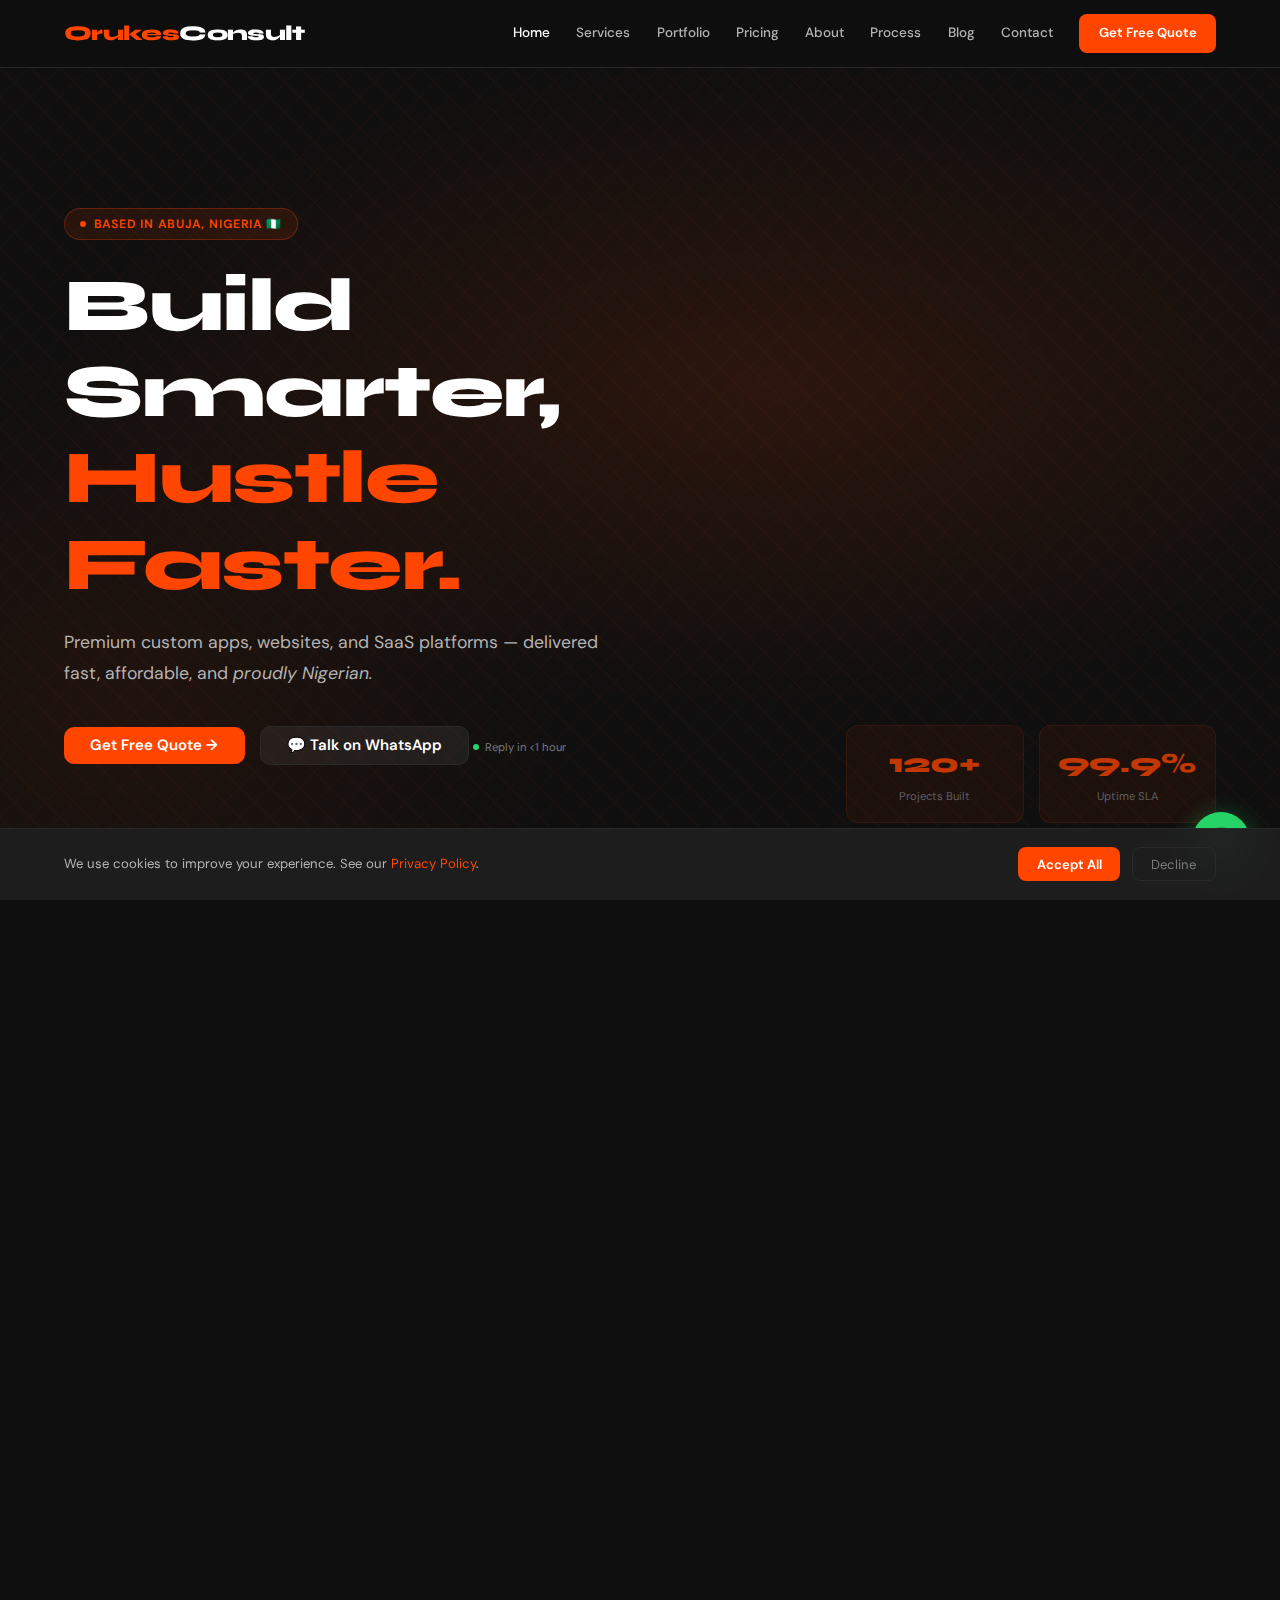
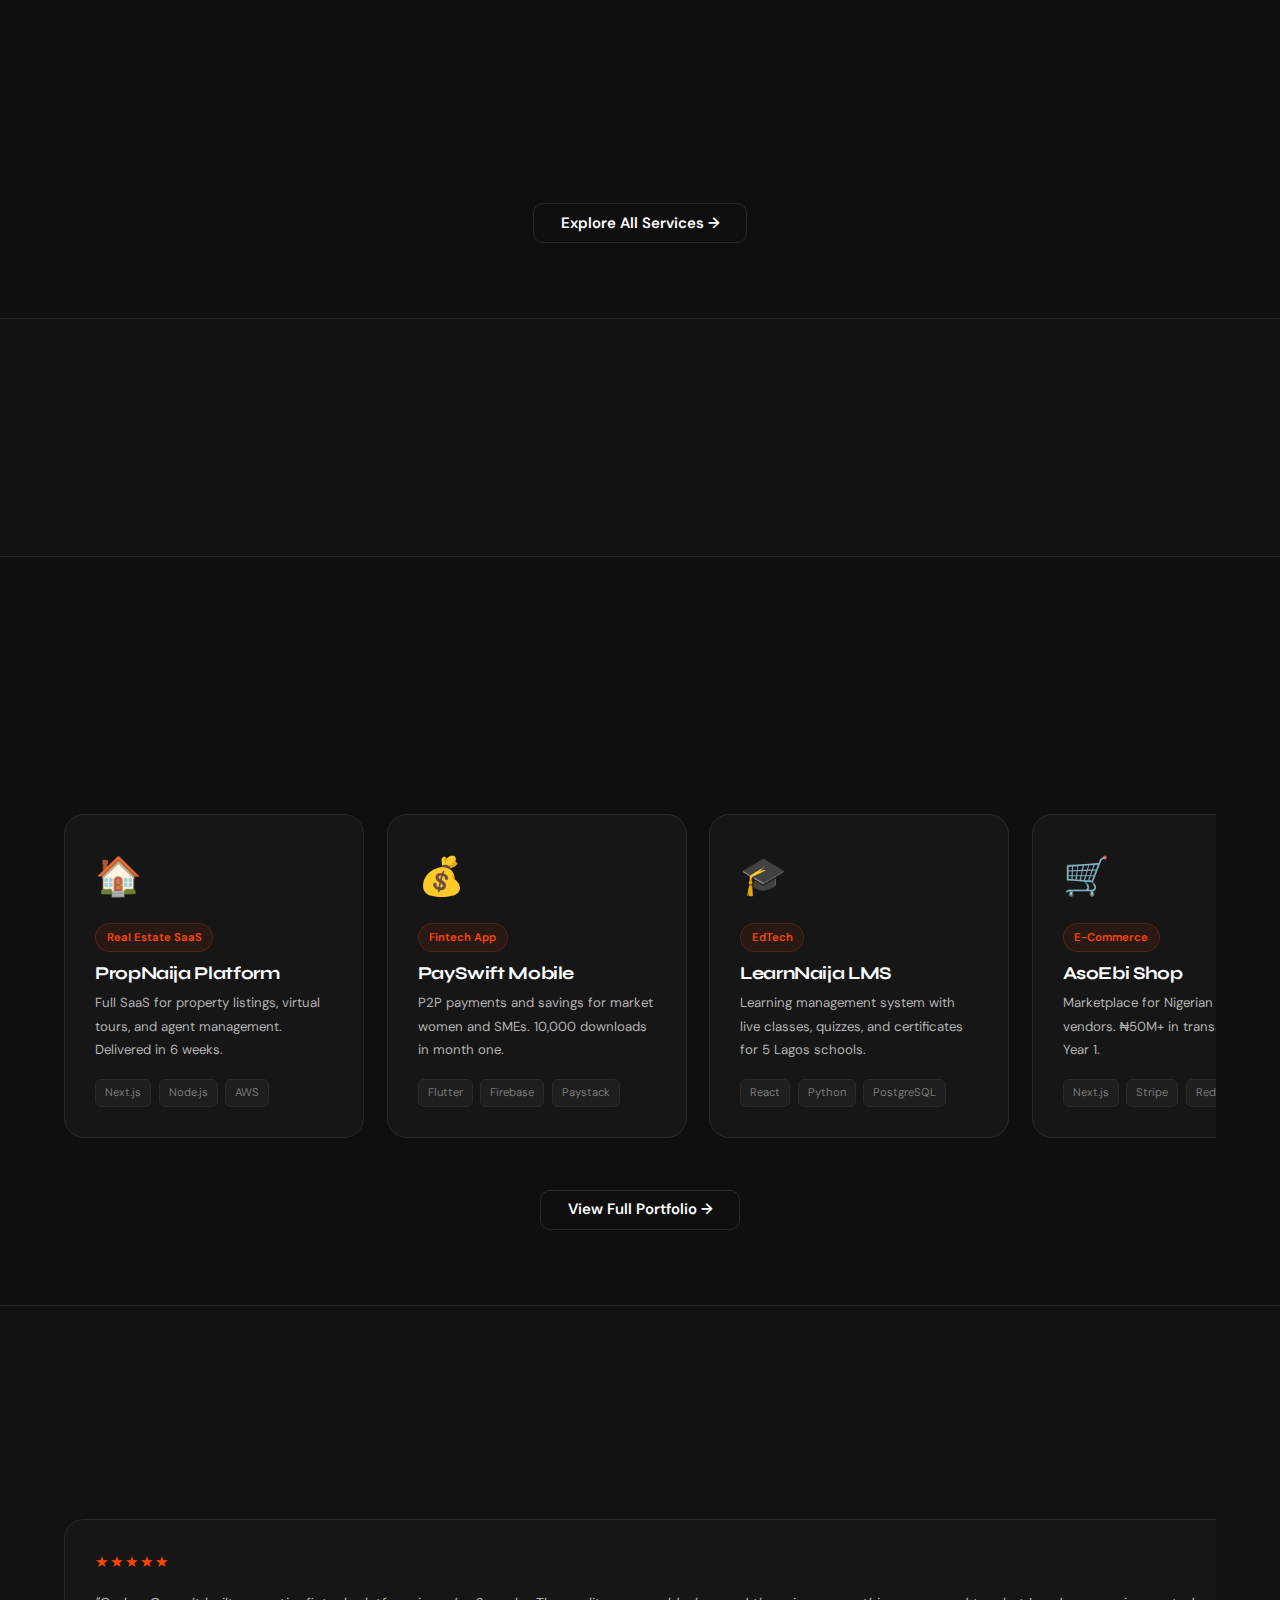
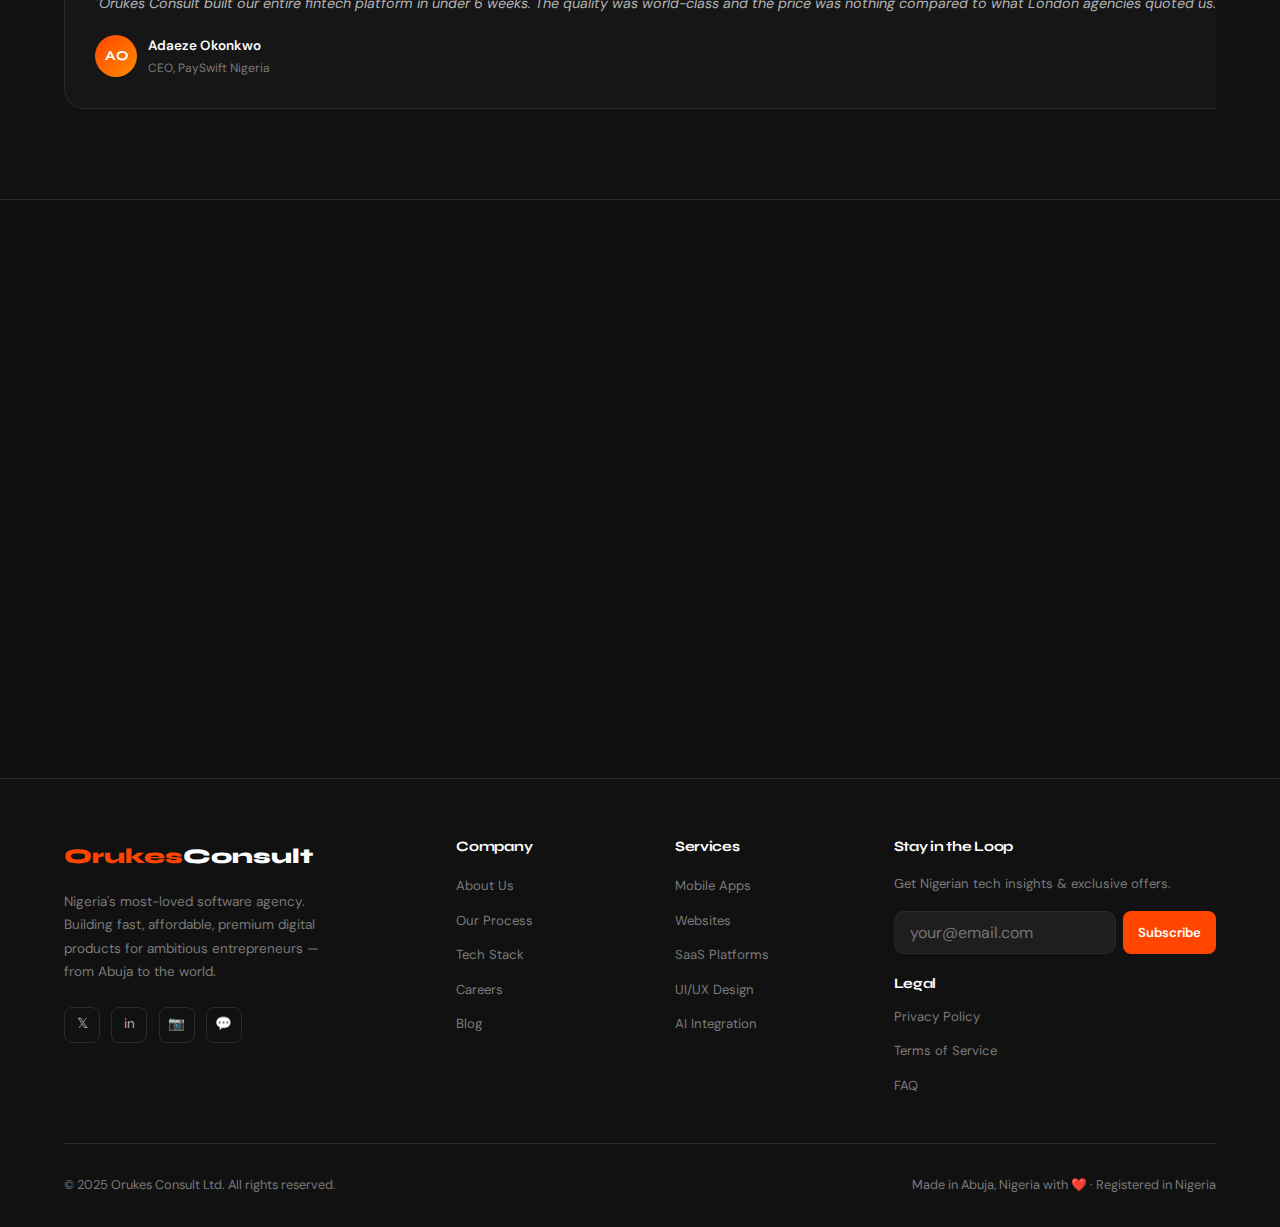
<file: orukes-consult-site/index.html>
<!DOCTYPE html>
<html lang="en">
<head>
<meta charset="UTF-8">
<meta name="viewport" content="width=device-width, initial-scale=1.0">
<title>Orukes Consult – Build Smarter, Hustle Faster | Abuja, Nigeria</title>
<meta name="description" content="Orukes Consult builds fast, affordable, premium custom apps, websites, and SaaS platforms for Nigerian entrepreneurs, startups, and SMEs. Based in Abuja, Nigeria.">
<meta property="og:title" content="Orukes Consult – Build Smarter, Hustle Faster">
<meta property="og:description" content="Premium software development made in Abuja. Custom apps, websites, and SaaS platforms delivered fast and affordable.">
<meta property="og:type" content="website">
<link rel="canonical" href="https://orukesconsult.com/">
<script type="application/ld+json">{"@context":"https://schema.org","@type":"LocalBusiness","name":"Orukes Consult","description":"Premium software development company based in Abuja, Nigeria","address":{"@type":"PostalAddress","addressLocality":"Abuja","addressCountry":"NG"},"telephone":"+234-708-4339-472","url":"https://orukesconsult.com","priceRange":"₦₦"}</script>
<link rel="preconnect" href="https://fonts.googleapis.com">
<link rel="preconnect" href="https://fonts.gstatic.com" crossorigin>
<link href="https://fonts.googleapis.com/css2?family=Syne:wght@400;600;700;800&family=DM+Sans:ital,wght@0,300;0,400;0,500;0,600;1,400&display=swap" rel="stylesheet">
<link rel="stylesheet" href="css/style.css">
</head>
<body>

<!-- NAV -->
<nav>
  <a class="nav-logo" href="index.html">Orukes<span>Consult</span></a>
  <div class="nav-links">
    <a href="index.html">Home</a>
    <a href="services.html">Services</a>
    <a href="portfolio.html">Portfolio</a>
    <a href="pricing.html">Pricing</a>
    <a href="about.html">About</a>
    <a href="process.html">Process</a>
    <a href="blog.html">Blog</a>
    <a href="contact.html">Contact</a>
    <a href="contact.html" class="nav-cta">Get Free Quote</a>
  </div>
  <button class="hamburger" id="hamburger" onclick="toggleMobile()" aria-label="Open menu" aria-expanded="false">
    <span></span><span></span><span></span>
  </button>
</nav>
<div class="mobile-menu" id="mobile-menu">
  <a href="index.html">Home</a>
  <a href="services.html">Services</a>
  <a href="portfolio.html">Portfolio</a>
  <a href="pricing.html">Pricing</a>
  <a href="about.html">About</a>
  <a href="process.html">Our Process</a>
  <a href="techstack.html">Tech Stack</a>
  <a href="blog.html">Blog</a>
  <a href="careers.html">Careers</a>
  <a href="contact.html">Contact</a>
  <a href="faq.html">FAQ</a>
  <a href="contact.html" style="color:var(--orange);font-weight:700">Get Free Quote →</a>
</div>

<!-- HERO -->
<section class="hero">
  <div class="adire-bg" aria-hidden="true"></div>
  <div class="hero-content hero-anim">
    <div class="hero-eyebrow">Based in Abuja, Nigeria 🇳🇬</div>
    <h1>Build Smarter,<br><span>Hustle Faster.</span></h1>
    <p>Premium custom apps, websites, and SaaS platforms — delivered fast, affordable, and <em>proudly Nigerian.</em></p>
    <div class="btn-row">
      <a href="contact.html" class="btn btn-primary">Get Free Quote →</a>
      <div>
        <a href="https://wa.me/2347084339472" target="_blank" rel="noopener noreferrer" class="btn btn-ghost">💬 Talk on WhatsApp</a>
        <div class="wa-badge"><span class="wa-dot" aria-hidden="true"></span> Reply in &lt;1 hour</div>
      </div>
    </div>
  </div>
  <div style="position:absolute;bottom:2.5rem;right:5%;display:grid;grid-template-columns:1fr 1fr;gap:1rem;opacity:.75" aria-hidden="true">
    <div style="background:rgba(255,69,0,.08);border:1px solid rgba(255,69,0,.15);border-radius:12px;padding:1rem 1.25rem;text-align:center">
      <div style="font-family:var(--font-h);font-size:1.8rem;font-weight:800;color:var(--orange)" id="hero-stat1">120+</div>
      <div style="font-size:.75rem;color:var(--grey2)">Projects Built</div>
    </div>
    <div style="background:rgba(255,69,0,.08);border:1px solid rgba(255,69,0,.15);border-radius:12px;padding:1rem 1.25rem;text-align:center">
      <div style="font-family:var(--font-h);font-size:1.8rem;font-weight:800;color:var(--orange)">99.9%</div>
      <div style="font-size:.75rem;color:var(--grey2)">Uptime SLA</div>
    </div>
  </div>
</section>

<!-- SERVICES SNAPSHOT -->
<section>
  <div class="section-head center fade-up">
    <div class="section-label">What We Build</div>
    <h2 class="section-title">Everything Your Business <span>Needs</span></h2>
    <p class="section-sub">From mobile apps to enterprise SaaS — we cover the full digital stack so you don't have to juggle multiple agencies.</p>
  </div>
  <div class="cards-grid">
    <div class="card fade-up">
      <div class="card-icon" aria-hidden="true">📱</div>
      <h4>Mobile Apps</h4>
      <p>iOS, Android &amp; cross-platform apps with Flutter &amp; React Native. Fast, native-feel, App Store ready.</p>
    </div>
    <div class="card fade-up">
      <div class="card-icon" aria-hidden="true">🌐</div>
      <h4>Web Development</h4>
      <p>Lightning-fast websites and web apps built with Next.js, React, and WordPress. SEO-ready from day one.</p>
    </div>
    <div class="card fade-up">
      <div class="card-icon" aria-hidden="true">⚡</div>
      <h4>SaaS Platforms</h4>
      <p>Scalable, multi-tenant SaaS products built for growth. Subscription billing, dashboards, APIs included.</p>
    </div>
    <div class="card fade-up">
      <div class="card-icon" aria-hidden="true">🏢</div>
      <h4>Enterprise Software</h4>
      <p>Custom ERPs, CRMs, and internal tools that automate your operations and unlock real efficiency.</p>
    </div>
    <div class="card fade-up">
      <div class="card-icon" aria-hidden="true">🎨</div>
      <h4>UI/UX &amp; Branding</h4>
      <p>Beautiful, conversion-focused interfaces. Brand identity, design systems, and prototypes that wow.</p>
    </div>
    <div class="card fade-up">
      <div class="card-icon" aria-hidden="true">🤖</div>
      <h4>AI/ML Integrations</h4>
      <p>Chatbots, recommendation engines, intelligent automation. AI features that make your product smarter.</p>
    </div>
    <div class="card fade-up">
      <div class="card-icon" aria-hidden="true">☁️</div>
      <h4>Cloud &amp; DevOps</h4>
      <p>AWS, Azure, Docker, Kubernetes. We set up infrastructure that scales reliably and stays secure.</p>
    </div>
    <div class="card fade-up">
      <div class="card-icon" aria-hidden="true">🛡️</div>
      <h4>Maintenance &amp; Scaling</h4>
      <p>Ongoing support, performance optimisation, and feature releases. We're with you after launch too.</p>
    </div>
  </div>
  <div style="text-align:center;margin-top:3rem">
    <a href="services.html" class="btn btn-outline">Explore All Services →</a>
  </div>
</section>

<!-- STATS -->
<section class="bg-alt" style="padding:3.5rem 5%">
  <div class="stats-row">
    <div class="stat-box fade-up">
      <div class="stat-num" id="stat1">0</div>
      <div class="stat-label">Projects Completed</div>
    </div>
    <div class="stat-box fade-up">
      <div class="stat-num" id="stat2">0</div>
      <div class="stat-label">Happy Clients</div>
    </div>
    <div class="stat-box fade-up">
      <div class="stat-num" id="stat3">0%</div>
      <div class="stat-label">Uptime Guaranteed</div>
    </div>
    <div class="stat-box fade-up">
      <div class="stat-num" id="stat4">0</div>
      <div class="stat-label">Days Avg. Delivery</div>
    </div>
  </div>
</section>

<!-- PORTFOLIO PREVIEW -->
<section>
  <div class="section-head fade-up">
    <div class="section-label">Case Studies</div>
    <h2 class="section-title">Work That <span>Speaks</span></h2>
    <p class="section-sub">Real products, real results, for real Nigerian businesses going places.</p>
  </div>
  <div class="testimonials-track">
    <div class="card" style="min-width:300px">
      <div style="font-size:2.5rem;margin-bottom:1rem">🏠</div>
      <div class="tag" style="margin-bottom:.75rem">Real Estate SaaS</div>
      <h4 style="color:var(--white);margin-bottom:.5rem">PropNaija Platform</h4>
      <p style="font-size:.88rem">Full SaaS for property listings, virtual tours, and agent management. Delivered in 6 weeks.</p>
      <div style="margin-top:1.25rem;display:flex;gap:.5rem;flex-wrap:wrap">
        <span class="tech-tag-sm">Next.js</span><span class="tech-tag-sm">Node.js</span><span class="tech-tag-sm">AWS</span>
      </div>
    </div>
    <div class="card" style="min-width:300px">
      <div style="font-size:2.5rem;margin-bottom:1rem">💰</div>
      <div class="tag" style="margin-bottom:.75rem">Fintech App</div>
      <h4 style="color:var(--white);margin-bottom:.5rem">PaySwift Mobile</h4>
      <p style="font-size:.88rem">P2P payments and savings for market women and SMEs. 10,000 downloads in month one.</p>
      <div style="margin-top:1.25rem;display:flex;gap:.5rem;flex-wrap:wrap">
        <span class="tech-tag-sm">Flutter</span><span class="tech-tag-sm">Firebase</span><span class="tech-tag-sm">Paystack</span>
      </div>
    </div>
    <div class="card" style="min-width:300px">
      <div style="font-size:2.5rem;margin-bottom:1rem">🎓</div>
      <div class="tag" style="margin-bottom:.75rem">EdTech</div>
      <h4 style="color:var(--white);margin-bottom:.5rem">LearnNaija LMS</h4>
      <p style="font-size:.88rem">Learning management system with live classes, quizzes, and certificates for 5 Lagos schools.</p>
      <div style="margin-top:1.25rem;display:flex;gap:.5rem;flex-wrap:wrap">
        <span class="tech-tag-sm">React</span><span class="tech-tag-sm">Python</span><span class="tech-tag-sm">PostgreSQL</span>
      </div>
    </div>
    <div class="card" style="min-width:300px">
      <div style="font-size:2.5rem;margin-bottom:1rem">🛒</div>
      <div class="tag" style="margin-bottom:.75rem">E-Commerce</div>
      <h4 style="color:var(--white);margin-bottom:.5rem">AsoEbi Shop</h4>
      <p style="font-size:.88rem">Marketplace for Nigerian fabric vendors. ₦50M+ in transactions in Year 1.</p>
      <div style="margin-top:1.25rem;display:flex;gap:.5rem;flex-wrap:wrap">
        <span class="tech-tag-sm">Next.js</span><span class="tech-tag-sm">Stripe</span><span class="tech-tag-sm">Redis</span>
      </div>
    </div>
  </div>
  <div style="text-align:center;margin-top:2.5rem">
    <a href="portfolio.html" class="btn btn-outline">View Full Portfolio →</a>
  </div>
</section>

<!-- TESTIMONIALS -->
<section class="bg-alt">
  <div class="section-head center fade-up">
    <div class="section-label">Testimonials</div>
    <h2 class="section-title">What Our Clients <span>Say</span></h2>
  </div>
  <div class="testimonials-track">
    <div class="testimonial">
      <div class="testimonial-stars" aria-label="5 stars">★★★★★</div>
      <p>"Orukes Consult built our entire fintech platform in under 6 weeks. The quality was world-class and the price was nothing compared to what London agencies quoted us. Proudly recommending them to every founder I know."</p>
      <div class="testimonial-author">
        <div class="testimonial-avatar" aria-hidden="true">AO</div>
        <div><div class="testimonial-name">Adaeze Okonkwo</div><div class="testimonial-title">CEO, PaySwift Nigeria</div></div>
      </div>
    </div>
    <div class="testimonial">
      <div class="testimonial-stars" aria-label="5 stars">★★★★★</div>
      <p>"We needed an e-commerce platform fast — they delivered in 12 days! The attention to Nigerian user experience and Paystack integration was spot on. These guys understand our market."</p>
      <div class="testimonial-author">
        <div class="testimonial-avatar" style="background:linear-gradient(135deg,#E03A00,#ff8c00)" aria-hidden="true">KA</div>
        <div><div class="testimonial-name">Kunle Adesanya</div><div class="testimonial-title">Founder, AsoEbi Shop</div></div>
      </div>
    </div>
    <div class="testimonial">
      <div class="testimonial-stars" aria-label="5 stars">★★★★★</div>
      <p>"As a woman founder, I was nervous about tech projects. Orukes made the whole process transparent and collaborative. My app looks incredible and my customers love it. This team is the real deal."</p>
      <div class="testimonial-author">
        <div class="testimonial-avatar" style="background:linear-gradient(135deg,#7928CA,#FF0080)" aria-hidden="true">NM</div>
        <div><div class="testimonial-name">Ngozi Mahmood</div><div class="testimonial-title">Founder, FashionHer App</div></div>
      </div>
    </div>
    <div class="testimonial">
      <div class="testimonial-stars" aria-label="5 stars">★★★★★</div>
      <p>"Best tech investment we ever made. Our school management system handles 2,000 students — fees, attendance, results, everything. The Orukes team understood our context perfectly."</p>
      <div class="testimonial-author">
        <div class="testimonial-avatar" style="background:linear-gradient(135deg,#0070F3,#00DFD8)" aria-hidden="true">BI</div>
        <div><div class="testimonial-name">Bola Ihejirika</div><div class="testimonial-title">Director, Bright Future Schools</div></div>
      </div>
    </div>
  </div>
</section>

<!-- CTA BANNER -->
<section>
  <div class="cta-banner fade-up">
    <div class="section-label">Ready?</div>
    <h2>Your Digital Dream Starts <span style="color:var(--orange)">Today</span></h2>
    <p>Join 80+ Nigerian businesses that chose speed, quality, and cultural understanding. Get your free project quote in under 1 hour.</p>
    <div class="btn-row" style="justify-content:center">
      <a href="contact.html" class="btn btn-primary">Get Free Quote — It's Free →</a>
      <a href="https://wa.me/2347084339472" target="_blank" rel="noopener noreferrer" class="btn btn-ghost">💬 WhatsApp Us Now</a>
    </div>
  </div>
</section>

<!-- FOOTER -->
<footer>
  <div class="footer-top">
    <div class="footer-brand">
      <a class="footer-logo" href="index.html">Orukes<span>Consult</span></a>
      <p>Nigeria's most-loved software agency. Building fast, affordable, premium digital products for ambitious entrepreneurs — from Abuja to the world.</p>
      <div class="footer-social">
        <a href="#" class="social-btn" aria-label="Twitter">𝕏</a>
        <a href="#" class="social-btn" aria-label="LinkedIn">in</a>
        <a href="#" class="social-btn" aria-label="Instagram">📷</a>
        <a href="https://wa.me/2347084339472" target="_blank" class="social-btn" aria-label="WhatsApp">💬</a>
      </div>
    </div>
    <div class="footer-col">
      <h5>Company</h5>
      <ul>
        <li><a href="about.html">About Us</a></li>
        <li><a href="process.html">Our Process</a></li>
        <li><a href="techstack.html">Tech Stack</a></li>
        <li><a href="careers.html">Careers</a></li>
        <li><a href="blog.html">Blog</a></li>
      </ul>
    </div>
    <div class="footer-col">
      <h5>Services</h5>
      <ul>
        <li><a href="services.html">Mobile Apps</a></li>
        <li><a href="services.html">Websites</a></li>
        <li><a href="services.html">SaaS Platforms</a></li>
        <li><a href="services.html">UI/UX Design</a></li>
        <li><a href="services.html">AI Integration</a></li>
      </ul>
    </div>
    <div class="footer-col">
      <h5>Stay in the Loop</h5>
      <p style="font-size:.875rem;color:var(--grey2);margin-bottom:.25rem">Get Nigerian tech insights &amp; exclusive offers.</p>
      <div class="footer-newsletter">
        <input type="email" placeholder="your@email.com" aria-label="Newsletter email">
        <button>Subscribe</button>
      </div>
      <div style="margin-top:1.5rem">
        <h5 style="margin-bottom:.75rem">Legal</h5>
        <ul>
          <li><a href="privacy.html">Privacy Policy</a></li>
          <li><a href="terms.html">Terms of Service</a></li>
          <li><a href="faq.html">FAQ</a></li>
        </ul>
      </div>
    </div>
  </div>
  <div class="footer-bottom">
    <p class="footer-copy">© 2025 Orukes Consult Ltd. All rights reserved.</p>
    <p class="footer-pride">Made in Abuja, Nigeria with <span>❤️</span> · Registered in Nigeria</p>
  </div>
</footer>

<!-- WHATSAPP BUBBLE -->
<a id="wa-bubble" href="https://wa.me/2347084339472?text=Hi%20Orukes%20Consult!%20I'd%20like%20to%20discuss%20a%20project." target="_blank" rel="noopener noreferrer" aria-label="Chat on WhatsApp">
  💬<div id="wa-tooltip">Chat with us! Reply &lt;1hr</div>
</a>

<!-- BACK TO TOP -->
<button id="back-top" onclick="window.scrollTo({top:0,behavior:'smooth'})" aria-label="Back to top">↑</button>

<!-- COOKIE -->
<div id="cookie-banner" role="dialog" aria-label="Cookie consent">
  <p>We use cookies to improve your experience. See our <a href="privacy.html">Privacy Policy</a>.</p>
  <div class="cookie-btns">
    <button class="cookie-accept" onclick="closeCookies()">Accept All</button>
    <button class="cookie-decline" onclick="closeCookies()">Decline</button>
  </div>
</div>

<script src="js/shared.js"></script>
<script>
  // Stats counter when visible
  const statsObs = new IntersectionObserver((entries) => {
    entries.forEach(e => {
      if (e.isIntersecting) {
        animateCounter(document.getElementById('stat1'), 120, '+', 1400);
        animateCounter(document.getElementById('stat2'), 80,  '+', 1400);
        animateCounter(document.getElementById('stat3'), 99,  '%', 1200);
        animateCounter(document.getElementById('stat4'), 21,  ' Days', 1000);
        statsObs.disconnect();
      }
    });
  }, {threshold: 0.3});
  const s = document.getElementById('stat1');
  if (s) statsObs.observe(s.closest('section'));
</script>
</body>
</html>
</file>
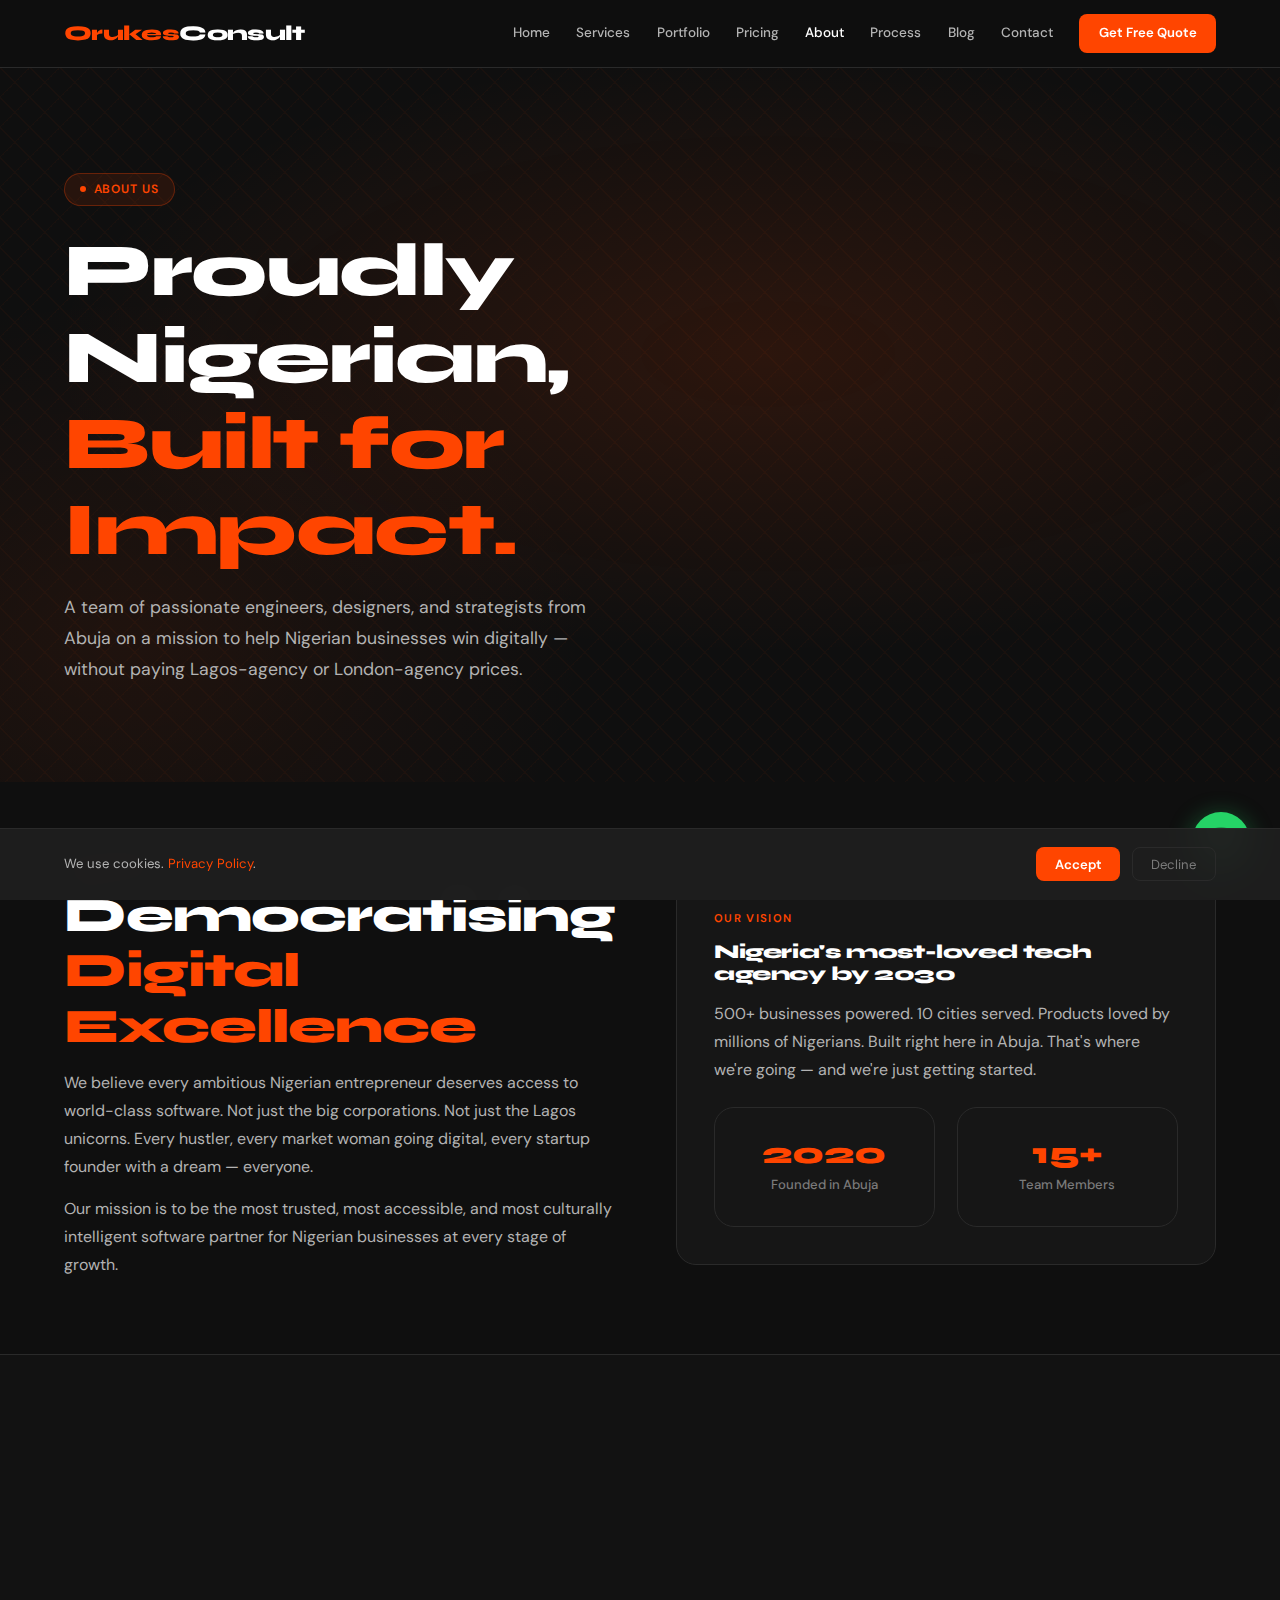
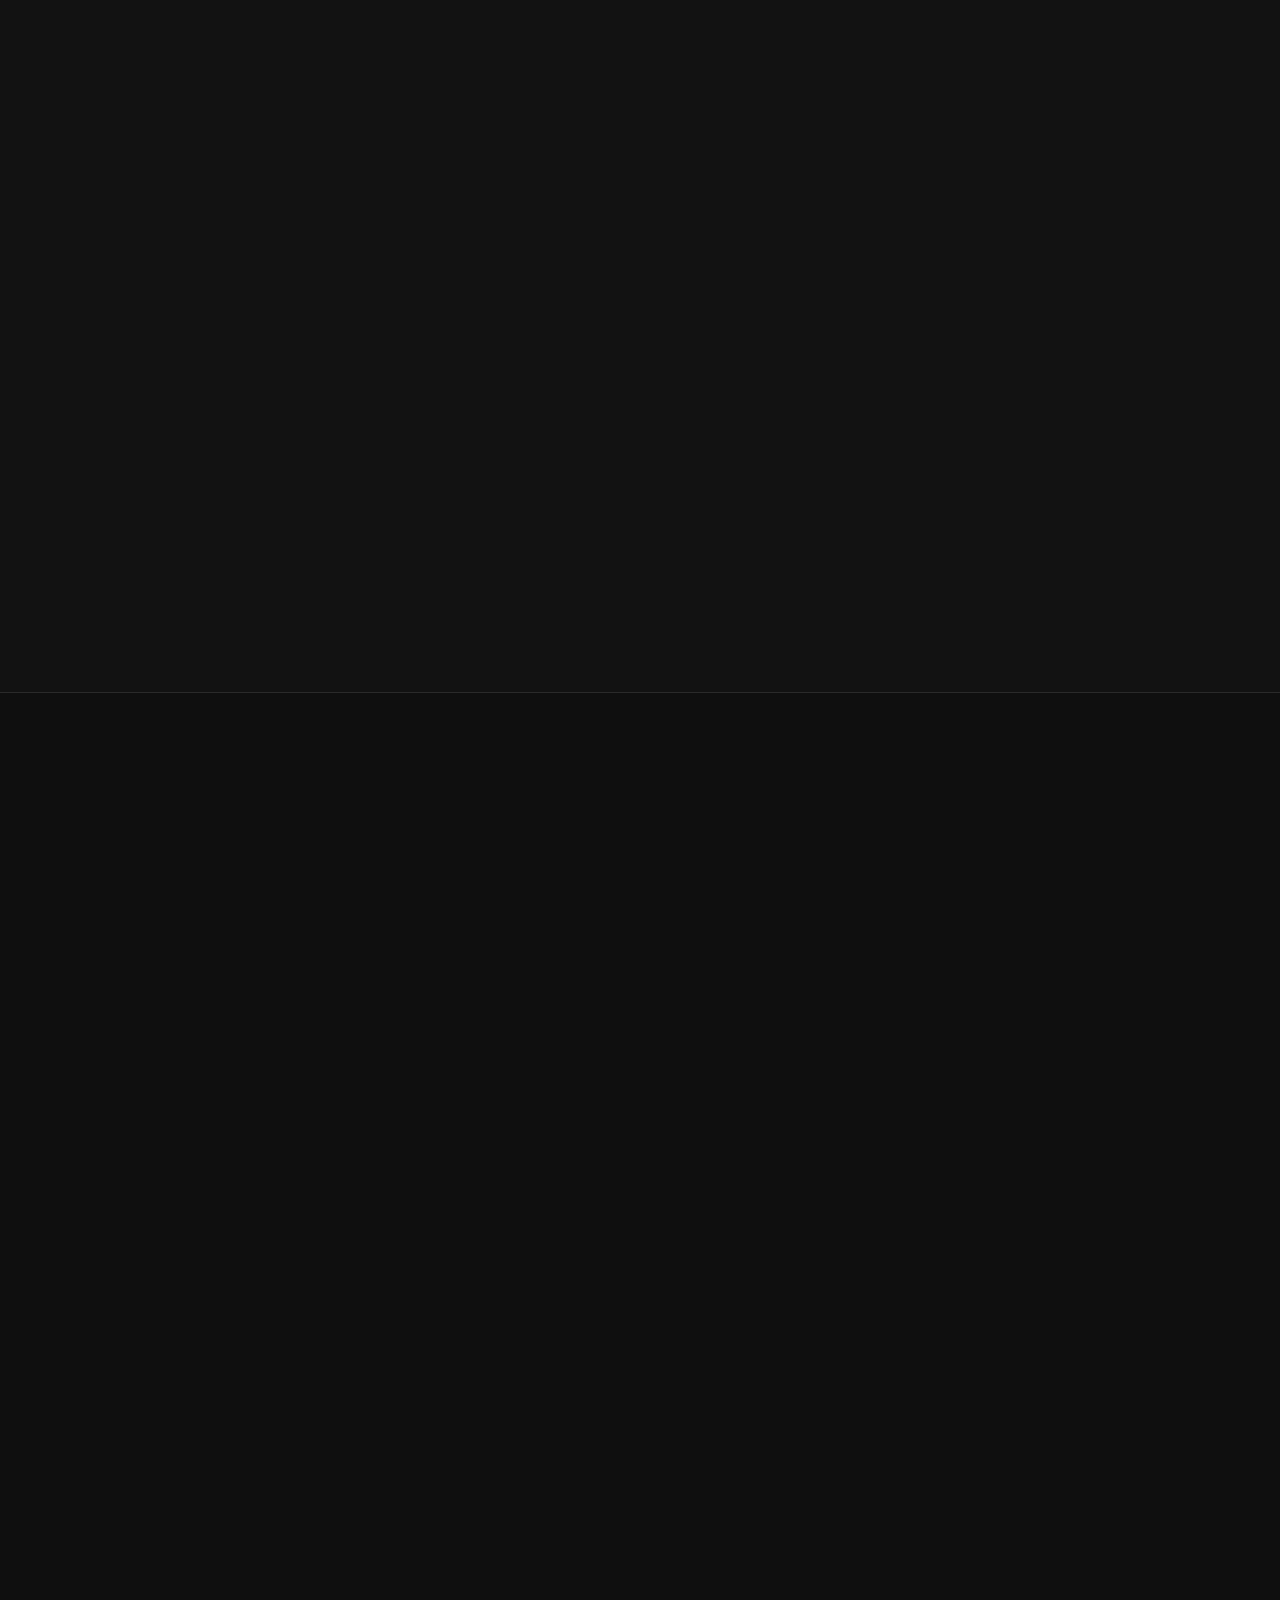
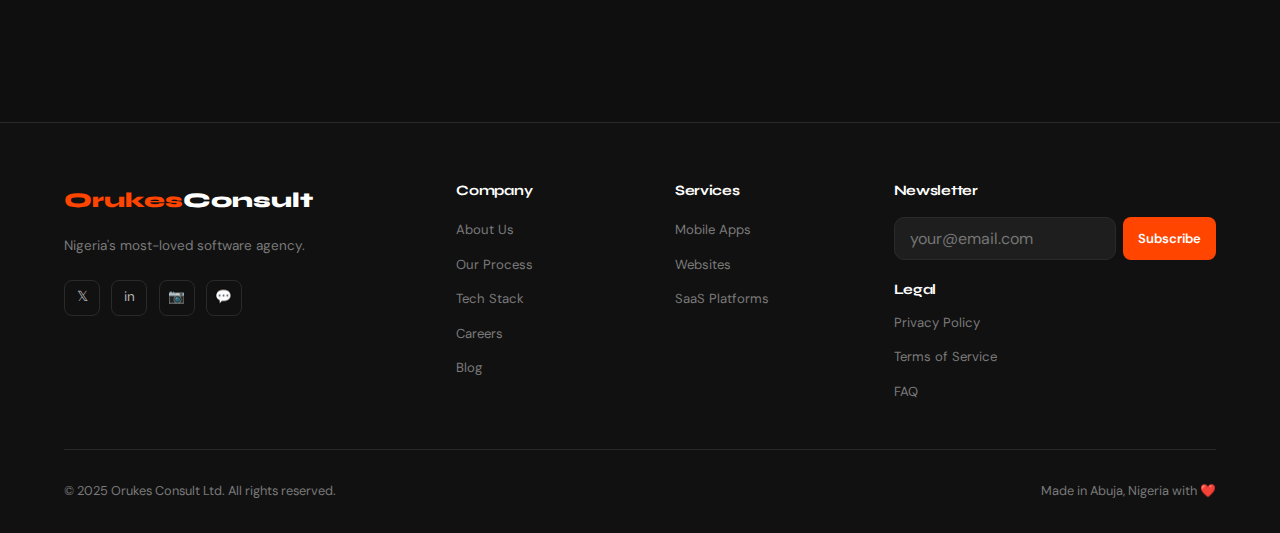
<file: orukes-consult-site/about.html>
<!DOCTYPE html>
<html lang="en">
<head>
<meta charset="UTF-8"><meta name="viewport" content="width=device-width, initial-scale=1.0">
<title>About – Orukes Consult | Proudly Nigerian, Driven by Hustle</title>
<meta name="description" content="Learn about Orukes Consult — our mission, team, and why we're Nigeria's most trusted software development partner.">
<link rel="preconnect" href="https://fonts.googleapis.com"><link rel="preconnect" href="https://fonts.gstatic.com" crossorigin>
<link href="https://fonts.googleapis.com/css2?family=Syne:wght@400;600;700;800&family=DM+Sans:ital,wght@0,300;0,400;0,500;0,600;1,400&display=swap" rel="stylesheet">
<link rel="stylesheet" href="css/style.css">
</head>
<body>
<nav><a class="nav-logo" href="index.html">Orukes<span>Consult</span></a><div class="nav-links"><a href="index.html">Home</a><a href="services.html">Services</a><a href="portfolio.html">Portfolio</a><a href="pricing.html">Pricing</a><a href="about.html" class="active">About</a><a href="process.html">Process</a><a href="blog.html">Blog</a><a href="contact.html">Contact</a><a href="contact.html" class="nav-cta">Get Free Quote</a></div><button class="hamburger" id="hamburger" onclick="toggleMobile()" aria-label="Open menu" aria-expanded="false"><span></span><span></span><span></span></button></nav>
<div class="mobile-menu" id="mobile-menu"><a href="index.html">Home</a><a href="services.html">Services</a><a href="portfolio.html">Portfolio</a><a href="pricing.html">Pricing</a><a href="about.html">About</a><a href="process.html">Our Process</a><a href="techstack.html">Tech Stack</a><a href="blog.html">Blog</a><a href="careers.html">Careers</a><a href="contact.html">Contact</a><a href="faq.html">FAQ</a><a href="contact.html" style="color:var(--orange);font-weight:700">Get Free Quote →</a></div>

<section class="hero hero-short">
  <div class="adire-bg" aria-hidden="true"></div>
  <div class="hero-content hero-anim">
    <div class="hero-eyebrow">About Us</div>
    <h1>Proudly Nigerian,<br><span>Built for Impact.</span></h1>
    <p>A team of passionate engineers, designers, and strategists from Abuja on a mission to help Nigerian businesses win digitally — without paying Lagos-agency or London-agency prices.</p>
  </div>
</section>

<section>
  <div class="two-col">
    <div class="fade-up">
      <div class="section-label">Our Mission</div>
      <h2 class="section-title">Democratising <span>Digital Excellence</span></h2>
      <p>We believe every ambitious Nigerian entrepreneur deserves access to world-class software. Not just the big corporations. Not just the Lagos unicorns. Every hustler, every market woman going digital, every startup founder with a dream — everyone.</p>
      <p style="margin-top:1rem">Our mission is to be the most trusted, most accessible, and most culturally intelligent software partner for Nigerian businesses at every stage of growth.</p>
    </div>
    <div class="fade-up" style="background:var(--card);border:1px solid var(--border);border-radius:var(--r2);padding:2.5rem">
      <div class="section-label">Our Vision</div>
      <h3 style="color:var(--white);margin-bottom:1rem;font-size:1.3rem">Nigeria's most-loved tech agency by 2030</h3>
      <p>500+ businesses powered. 10 cities served. Products loved by millions of Nigerians. Built right here in Abuja. That's where we're going — and we're just getting started.</p>
      <div class="stats-row" style="margin:1.5rem 0 0;grid-template-columns:1fr 1fr">
        <div class="stat-box"><div class="stat-num" style="font-size:2rem">2020</div><div class="stat-label">Founded in Abuja</div></div>
        <div class="stat-box"><div class="stat-num" style="font-size:2rem">15+</div><div class="stat-label">Team Members</div></div>
      </div>
    </div>
  </div>
</section>

<section class="bg-alt">
  <div class="section-head center fade-up">
    <div class="section-label">The Team</div>
    <h2 class="section-title">Meet the <span>Builders</span></h2>
    <p class="section-sub">Diverse, talented, and deeply Nigerian. Every team member brings hustle, expertise, and genuine passion.</p>
  </div>
  <div class="team-grid">
    <div class="team-card fade-up">
      <div class="team-avatar" style="background:linear-gradient(135deg,var(--orange),#ff8c00)">IO</div>
      <h4>Ibrahim Oruke</h4><div class="team-role">Founder &amp; CEO</div>
      <p>10+ years in software. Former Lead Engineer at a Lagos fintech. Visionary, builder, relentless.</p>
    </div>
    <div class="team-card fade-up">
      <div class="team-avatar" style="background:linear-gradient(135deg,#7928CA,#FF0080)">CA</div>
      <h4>Chioma Adeyemi</h4><div class="team-role">Head of Design</div>
      <p>Award-winning UX designer. Obsessed with interfaces that feel as beautiful as they perform.</p>
    </div>
    <div class="team-card fade-up">
      <div class="team-avatar" style="background:linear-gradient(135deg,#0070F3,#00DFD8)">EN</div>
      <h4>Emeka Nwosu</h4><div class="team-role">Lead Engineer</div>
      <p>Full-stack wizard. React, Node.js, PostgreSQL. Has shipped over 40 production systems.</p>
    </div>
    <div class="team-card fade-up">
      <div class="team-avatar" style="background:linear-gradient(135deg,#17A34A,#4ade80)">AS</div>
      <h4>Amina Suleiman</h4><div class="team-role">Mobile Lead</div>
      <p>Flutter &amp; React Native expert. Builds apps that feel native and perform flawlessly.</p>
    </div>
    <div class="team-card fade-up">
      <div class="team-avatar" style="background:linear-gradient(135deg,#E11D48,#F97316)">TB</div>
      <h4>Tunde Bankole</h4><div class="team-role">DevOps Lead</div>
      <p>AWS certified. Sets up infrastructure that scales from 100 to 1 million users without panic.</p>
    </div>
    <div class="team-card fade-up">
      <div class="team-avatar" style="background:linear-gradient(135deg,#0891B2,#6366F1)">NK</div>
      <h4>Ngozi Kanu</h4><div class="team-role">Client Success</div>
      <p>Makes sure every client loves their experience from first call to final delivery and beyond.</p>
    </div>
  </div>
</section>

<section>
  <div class="section-head center fade-up">
    <div class="section-label">Why Choose Us</div>
    <h2 class="section-title">The Orukes <span>Difference</span></h2>
  </div>
  <div class="cards-grid">
    <div class="card fade-up"><div class="card-icon">⚡</div><h4>Lightning Speed</h4><p>MVPs in 2 weeks. Full products in 4 weeks. We work fast without cutting corners — your time is money.</p></div>
    <div class="card fade-up"><div class="card-icon">💎</div><h4>Affordable Excellence</h4><p>Premium quality at Nigerian-realistic prices. No dollar invoices, no FX exposure, no nasty surprises.</p></div>
    <div class="card fade-up"><div class="card-icon">🇳🇬</div><h4>Deep Local Context</h4><p>We understand NEPA, low bandwidth, Paystack, Naija UX preferences, and your users. Foreign agencies don't.</p></div>
    <div class="card fade-up"><div class="card-icon">🤝</div><h4>True Partnership</h4><p>We act like co-founders, not contractors. Your success is our reputation. We go all-in every single time.</p></div>
  </div>
</section>

<section>
  <div class="cta-banner fade-up">
    <h2>Want to Know Us <span style="color:var(--orange)">Better?</span></h2>
    <p>Get on a free 30-minute discovery call. No pitch, no pressure — just honest conversation about your project.</p>
    <div class="btn-row" style="justify-content:center">
      <a href="https://wa.me/2347084339472" target="_blank" rel="noopener noreferrer" class="btn btn-primary">💬 Talk to Our Team Now →</a>
    </div>
  </div>
</section>

<footer><div class="footer-top"><div class="footer-brand"><a class="footer-logo" href="index.html">Orukes<span>Consult</span></a><p>Nigeria's most-loved software agency.</p><div class="footer-social"><a href="#" class="social-btn">𝕏</a><a href="#" class="social-btn">in</a><a href="#" class="social-btn">📷</a><a href="https://wa.me/2347084339472" target="_blank" class="social-btn">💬</a></div></div><div class="footer-col"><h5>Company</h5><ul><li><a href="about.html">About Us</a></li><li><a href="process.html">Our Process</a></li><li><a href="techstack.html">Tech Stack</a></li><li><a href="careers.html">Careers</a></li><li><a href="blog.html">Blog</a></li></ul></div><div class="footer-col"><h5>Services</h5><ul><li><a href="services.html">Mobile Apps</a></li><li><a href="services.html">Websites</a></li><li><a href="services.html">SaaS Platforms</a></li></ul></div><div class="footer-col"><h5>Newsletter</h5><div class="footer-newsletter"><input type="email" placeholder="your@email.com"><button>Subscribe</button></div><div style="margin-top:1.5rem"><h5 style="margin-bottom:.75rem">Legal</h5><ul><li><a href="privacy.html">Privacy Policy</a></li><li><a href="terms.html">Terms of Service</a></li><li><a href="faq.html">FAQ</a></li></ul></div></div></div><div class="footer-bottom"><p class="footer-copy">© 2025 Orukes Consult Ltd. All rights reserved.</p><p class="footer-pride">Made in Abuja, Nigeria with <span>❤️</span></p></div></footer>
<a id="wa-bubble" href="https://wa.me/2347084339472" target="_blank" rel="noopener noreferrer" aria-label="WhatsApp">💬<div id="wa-tooltip">Chat with us!</div></a>
<button id="back-top" onclick="window.scrollTo({top:0,behavior:'smooth'})" aria-label="Back to top">↑</button>
<div id="cookie-banner"><p>We use cookies. <a href="privacy.html">Privacy Policy</a>.</p><div class="cookie-btns"><button class="cookie-accept" onclick="closeCookies()">Accept</button><button class="cookie-decline" onclick="closeCookies()">Decline</button></div></div>
<script src="js/shared.js"></script>
</body></html>
</file>
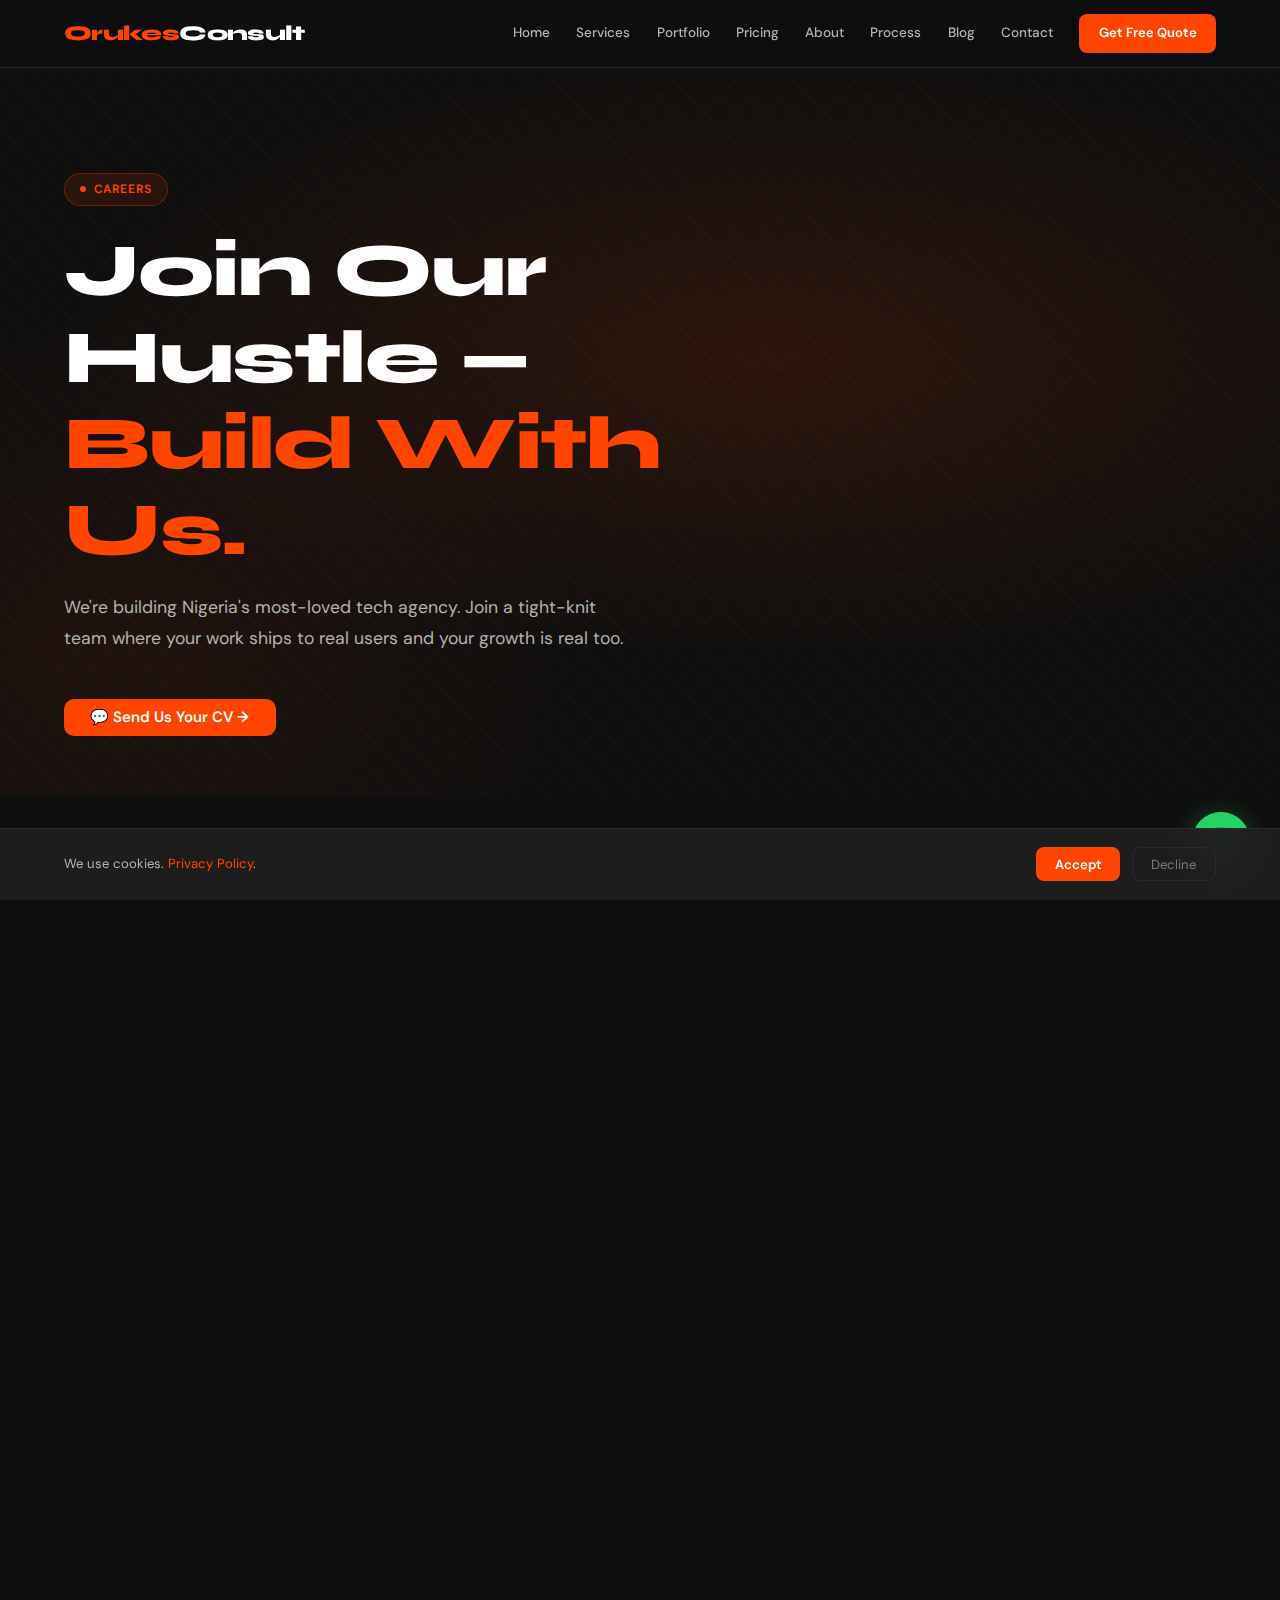
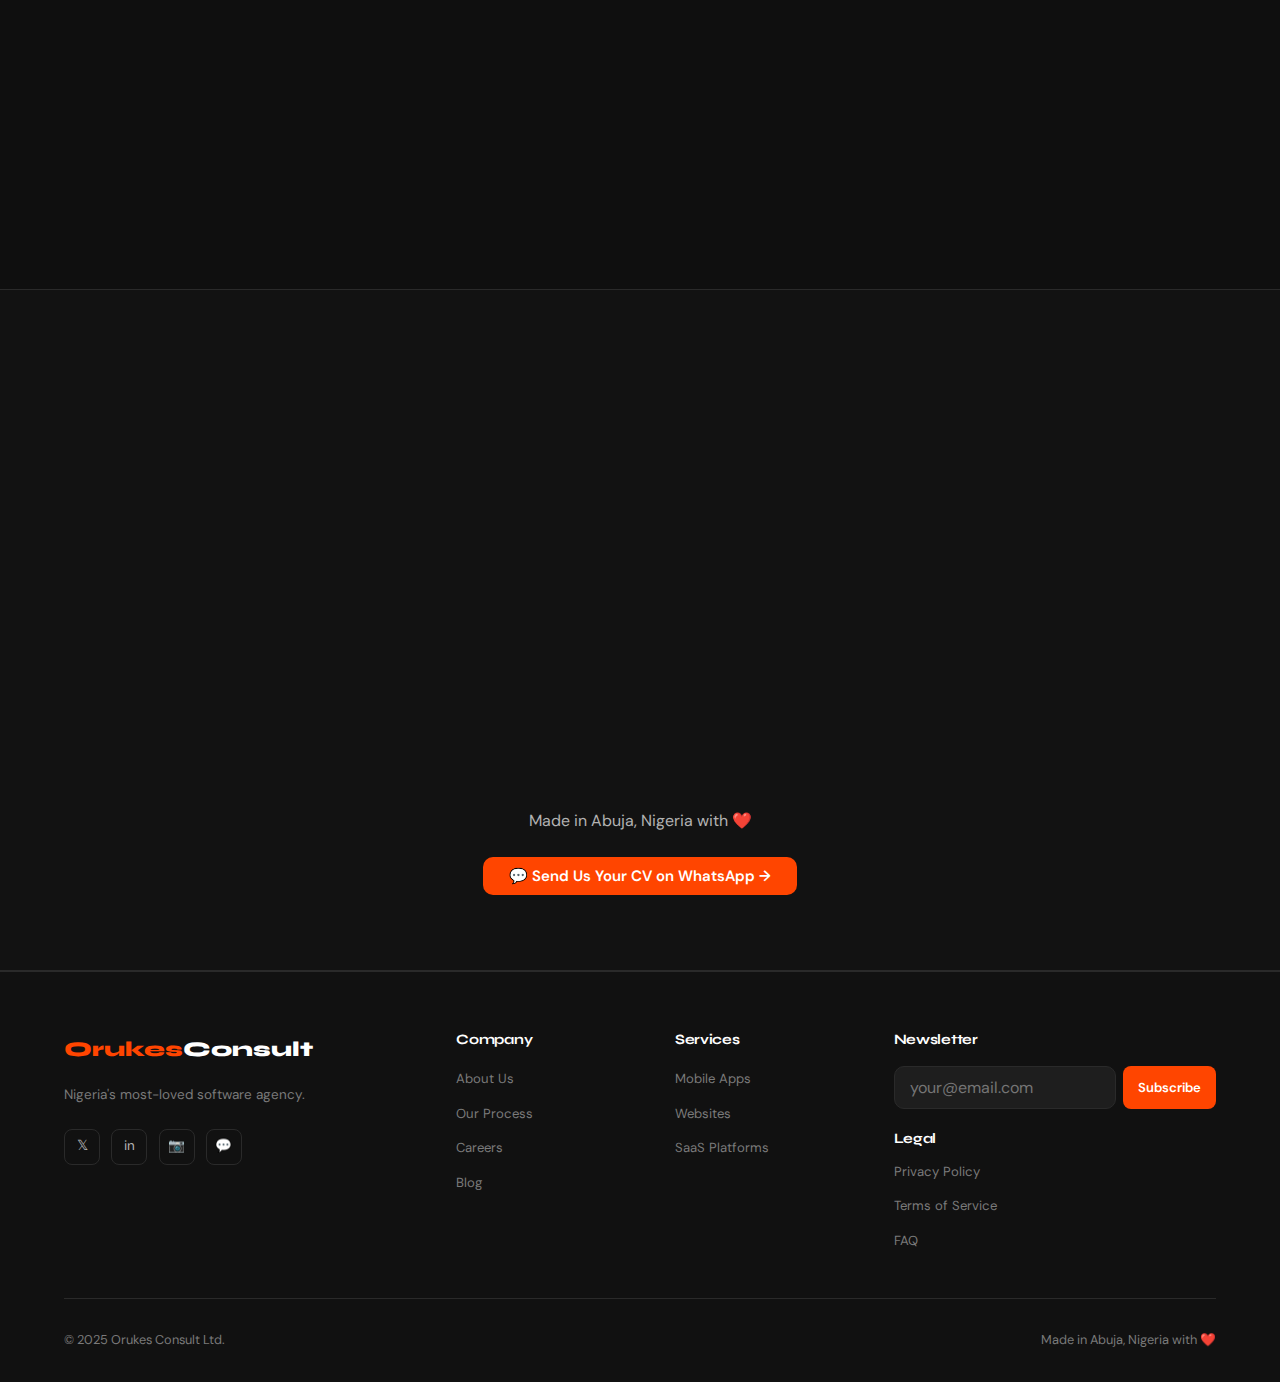
<file: orukes-consult-site/careers.html>
<!DOCTYPE html>
<html lang="en">
<head>
<meta charset="UTF-8"><meta name="viewport" content="width=device-width, initial-scale=1.0">
<title>Careers – Orukes Consult | Join Our Hustle, Build With Us</title>
<meta name="description" content="Join Orukes Consult — remote-friendly, competitive Naira salaries, real impact. Open roles in engineering, design, and more.">
<link rel="preconnect" href="https://fonts.googleapis.com"><link rel="preconnect" href="https://fonts.gstatic.com" crossorigin>
<link href="https://fonts.googleapis.com/css2?family=Syne:wght@400;600;700;800&family=DM+Sans:ital,wght@0,300;0,400;0,500;0,600;1,400&display=swap" rel="stylesheet">
<link rel="stylesheet" href="css/style.css">
</head>
<body>
<nav><a class="nav-logo" href="index.html">Orukes<span>Consult</span></a><div class="nav-links"><a href="index.html">Home</a><a href="services.html">Services</a><a href="portfolio.html">Portfolio</a><a href="pricing.html">Pricing</a><a href="about.html">About</a><a href="process.html">Process</a><a href="blog.html">Blog</a><a href="contact.html">Contact</a><a href="contact.html" class="nav-cta">Get Free Quote</a></div><button class="hamburger" id="hamburger" onclick="toggleMobile()" aria-label="Open menu" aria-expanded="false"><span></span><span></span><span></span></button></nav>
<div class="mobile-menu" id="mobile-menu"><a href="index.html">Home</a><a href="services.html">Services</a><a href="portfolio.html">Portfolio</a><a href="pricing.html">Pricing</a><a href="about.html">About</a><a href="process.html">Our Process</a><a href="techstack.html">Tech Stack</a><a href="blog.html">Blog</a><a href="careers.html">Careers</a><a href="contact.html">Contact</a><a href="faq.html">FAQ</a><a href="contact.html" style="color:var(--orange);font-weight:700">Get Free Quote →</a></div>

<section class="hero hero-short">
  <div class="adire-bg" aria-hidden="true"></div>
  <div class="hero-content hero-anim">
    <div class="hero-eyebrow">Careers</div>
    <h1>Join Our Hustle —<br><span>Build With Us.</span></h1>
    <p>We're building Nigeria's most-loved tech agency. Join a tight-knit team where your work ships to real users and your growth is real too.</p>
    <a href="https://wa.me/2347084339472?text=Hi!%20I'm%20interested%20in%20joining%20the%20Orukes%20Consult%20team." target="_blank" rel="noopener noreferrer" class="btn btn-primary" style="margin-top:.5rem">💬 Send Us Your CV →</a>
  </div>
</section>

<section>
  <div class="section-head fade-up">
    <div class="section-label">Open Roles</div>
    <h2 class="section-title">Current <span>Openings</span></h2>
    <p class="section-sub">Remote-first. Competitive Naira pay. Work that matters.</p>
  </div>
  <div class="job-grid">
    <div class="job-card fade-up">
      <div class="job-info"><h4>Senior React Developer</h4><p style="font-size:.875rem;color:var(--grey2)">Build pixel-perfect UIs and scalable frontend architectures for ambitious Nigerian products.</p><div class="job-tags"><span class="job-tag">Remote</span><span class="job-tag">Full-time</span><span class="job-tag">₦600k–₦900k/mo</span></div></div>
      <a href="contact.html" class="btn btn-primary" style="white-space:nowrap">Apply Now →</a>
    </div>
    <div class="job-card fade-up">
      <div class="job-info"><h4>Flutter Mobile Developer</h4><p style="font-size:.875rem;color:var(--grey2)">Create beautiful, native-feeling mobile apps for iOS and Android using Flutter.</p><div class="job-tags"><span class="job-tag">Remote</span><span class="job-tag">Full-time</span><span class="job-tag">₦550k–₦800k/mo</span></div></div>
      <a href="contact.html" class="btn btn-primary" style="white-space:nowrap">Apply Now →</a>
    </div>
    <div class="job-card fade-up">
      <div class="job-info"><h4>UI/UX Designer</h4><p style="font-size:.875rem;color:var(--grey2)">Design stunning, conversion-focused interfaces for web and mobile. Figma proficiency required.</p><div class="job-tags"><span class="job-tag">Hybrid (Abuja)</span><span class="job-tag">Full-time</span><span class="job-tag">₦400k–₦650k/mo</span></div></div>
      <a href="contact.html" class="btn btn-primary" style="white-space:nowrap">Apply Now →</a>
    </div>
    <div class="job-card fade-up">
      <div class="job-info"><h4>Backend Engineer (Node.js)</h4><p style="font-size:.875rem;color:var(--grey2)">Build robust, scalable APIs and backend systems. PostgreSQL, Redis, REST &amp; GraphQL expertise valued.</p><div class="job-tags"><span class="job-tag">Remote</span><span class="job-tag">Full-time</span><span class="job-tag">₦600k–₦850k/mo</span></div></div>
      <a href="contact.html" class="btn btn-primary" style="white-space:nowrap">Apply Now →</a>
    </div>
    <div class="job-card fade-up">
      <div class="job-info"><h4>Client Success Manager</h4><p style="font-size:.875rem;color:var(--grey2)">Manage client relationships, oversee project delivery, and ensure every client becomes a raving fan.</p><div class="job-tags"><span class="job-tag">Onsite (Abuja)</span><span class="job-tag">Full-time</span><span class="job-tag">₦300k–₦450k/mo</span></div></div>
      <a href="contact.html" class="btn btn-primary" style="white-space:nowrap">Apply Now →</a>
    </div>
  </div>
</section>

<section class="bg-alt">
  <div class="section-head center fade-up">
    <div class="section-label">Culture</div>
    <h2 class="section-title">Why You'll <span>Love It Here</span></h2>
  </div>
  <div class="cards-grid">
    <div class="card fade-up"><div class="card-icon">💰</div><h4>Competitive Pay</h4><p>Naira salaries benchmarked above market. No waiting for dollar invoices to clear. Get paid, stay focused.</p></div>
    <div class="card fade-up"><div class="card-icon">🌍</div><h4>Remote-Friendly</h4><p>Most roles are remote or hybrid. We trust our people to deliver from wherever they do their best work.</p></div>
    <div class="card fade-up"><div class="card-icon">📚</div><h4>Learning Budget</h4><p>₦150k/year for courses, books, conferences. We invest in your growth because it grows the whole team.</p></div>
    <div class="card fade-up"><div class="card-icon">🚀</div><h4>Real Impact</h4><p>Your code ships to real users. Your designs go live. You see the direct impact on the Nigerian economy.</p></div>
  </div>
  <div style="text-align:center;margin-top:3rem">
    <p style="color:var(--grey);margin-bottom:1.5rem">Made in Abuja, Nigeria with <span style="color:var(--orange)">❤️</span></p>
    <a href="https://wa.me/2347084339472?text=Hi!%20I'm%20interested%20in%20joining%20Orukes%20Consult." target="_blank" rel="noopener noreferrer" class="btn btn-primary">💬 Send Us Your CV on WhatsApp →</a>
  </div>
</section>

<footer><div class="footer-top"><div class="footer-brand"><a class="footer-logo" href="index.html">Orukes<span>Consult</span></a><p>Nigeria's most-loved software agency.</p><div class="footer-social"><a href="#" class="social-btn">𝕏</a><a href="#" class="social-btn">in</a><a href="#" class="social-btn">📷</a><a href="https://wa.me/2347084339472" target="_blank" class="social-btn">💬</a></div></div><div class="footer-col"><h5>Company</h5><ul><li><a href="about.html">About Us</a></li><li><a href="process.html">Our Process</a></li><li><a href="careers.html">Careers</a></li><li><a href="blog.html">Blog</a></li></ul></div><div class="footer-col"><h5>Services</h5><ul><li><a href="services.html">Mobile Apps</a></li><li><a href="services.html">Websites</a></li><li><a href="services.html">SaaS Platforms</a></li></ul></div><div class="footer-col"><h5>Newsletter</h5><div class="footer-newsletter"><input type="email" placeholder="your@email.com"><button>Subscribe</button></div><div style="margin-top:1.5rem"><h5 style="margin-bottom:.75rem">Legal</h5><ul><li><a href="privacy.html">Privacy Policy</a></li><li><a href="terms.html">Terms of Service</a></li><li><a href="faq.html">FAQ</a></li></ul></div></div></div><div class="footer-bottom"><p class="footer-copy">© 2025 Orukes Consult Ltd.</p><p class="footer-pride">Made in Abuja, Nigeria with <span>❤️</span></p></div></footer>
<a id="wa-bubble" href="https://wa.me/2347084339472" target="_blank" rel="noopener noreferrer" aria-label="WhatsApp">💬<div id="wa-tooltip">Chat with us!</div></a>
<button id="back-top" onclick="window.scrollTo({top:0,behavior:'smooth'})" aria-label="Back to top">↑</button>
<div id="cookie-banner"><p>We use cookies. <a href="privacy.html">Privacy Policy</a>.</p><div class="cookie-btns"><button class="cookie-accept" onclick="closeCookies()">Accept</button><button class="cookie-decline" onclick="closeCookies()">Decline</button></div></div>
<script src="js/shared.js"></script>
</body></html>
</file>
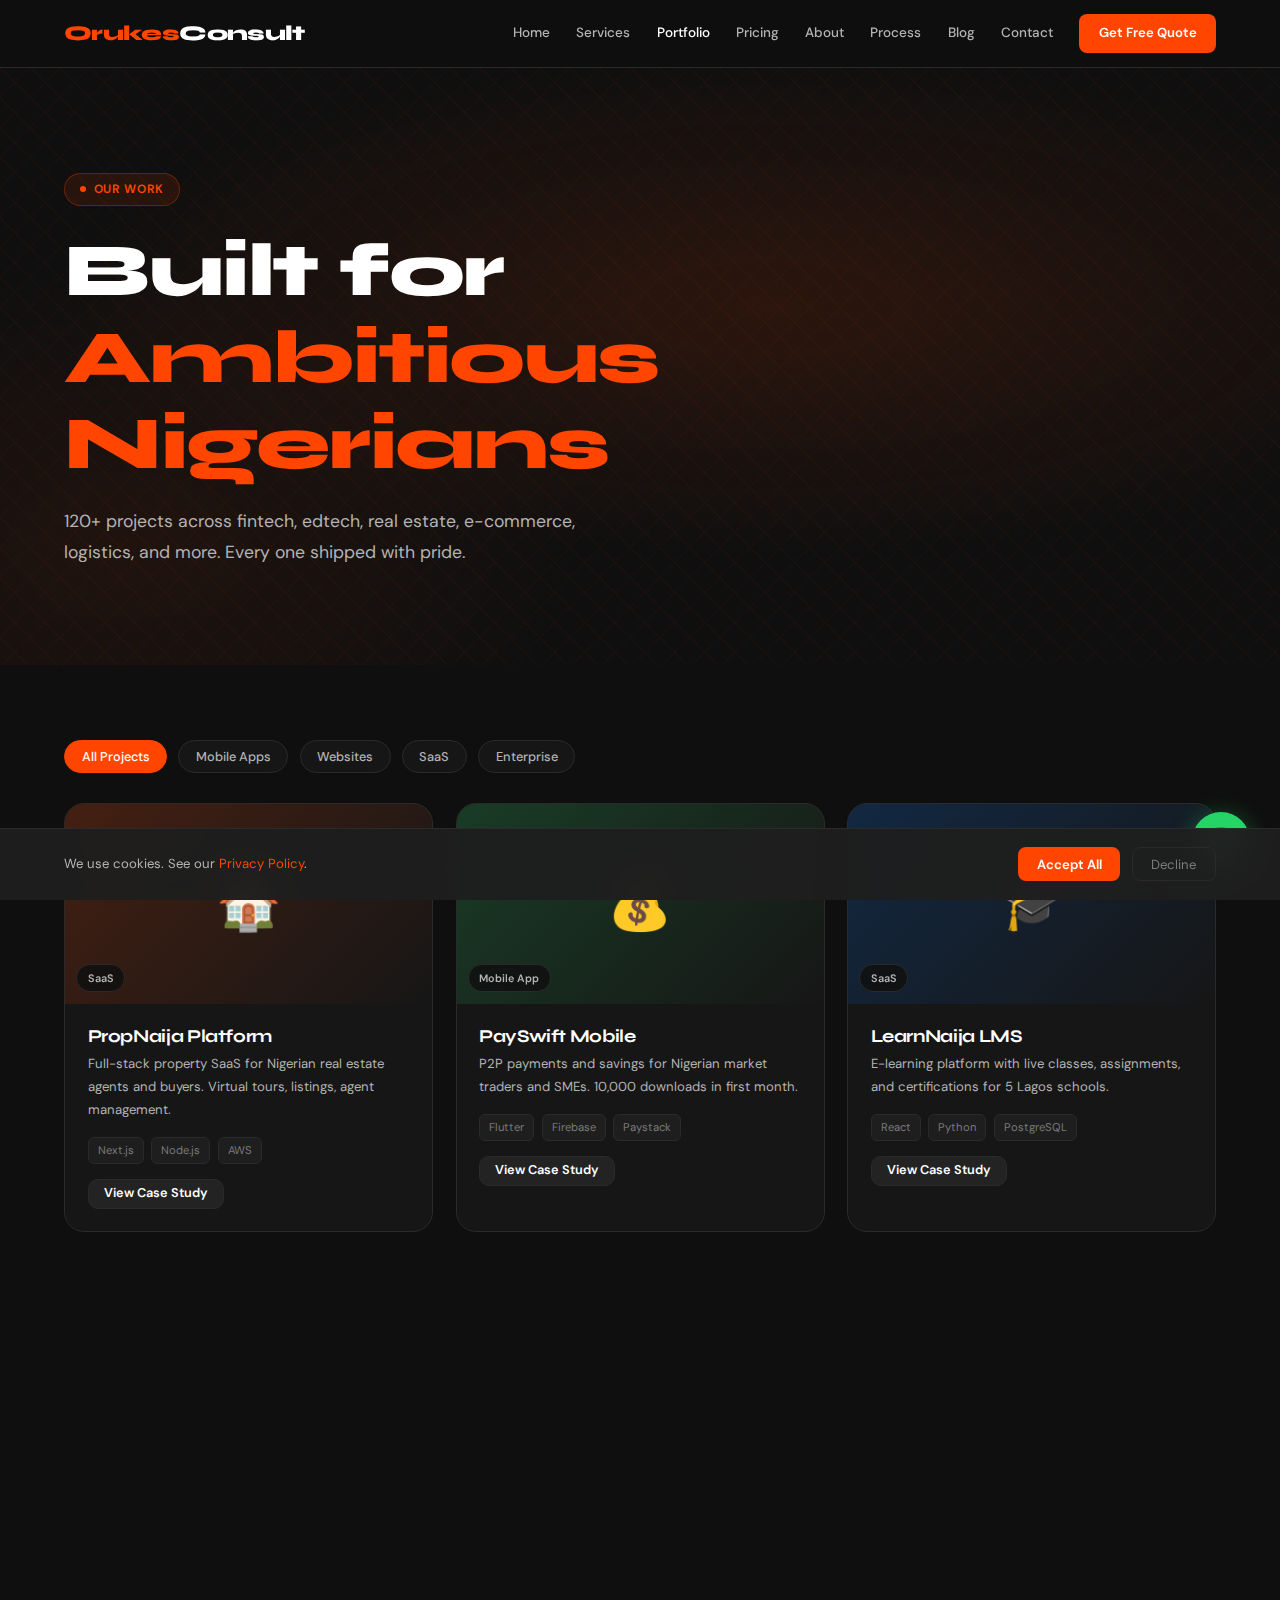
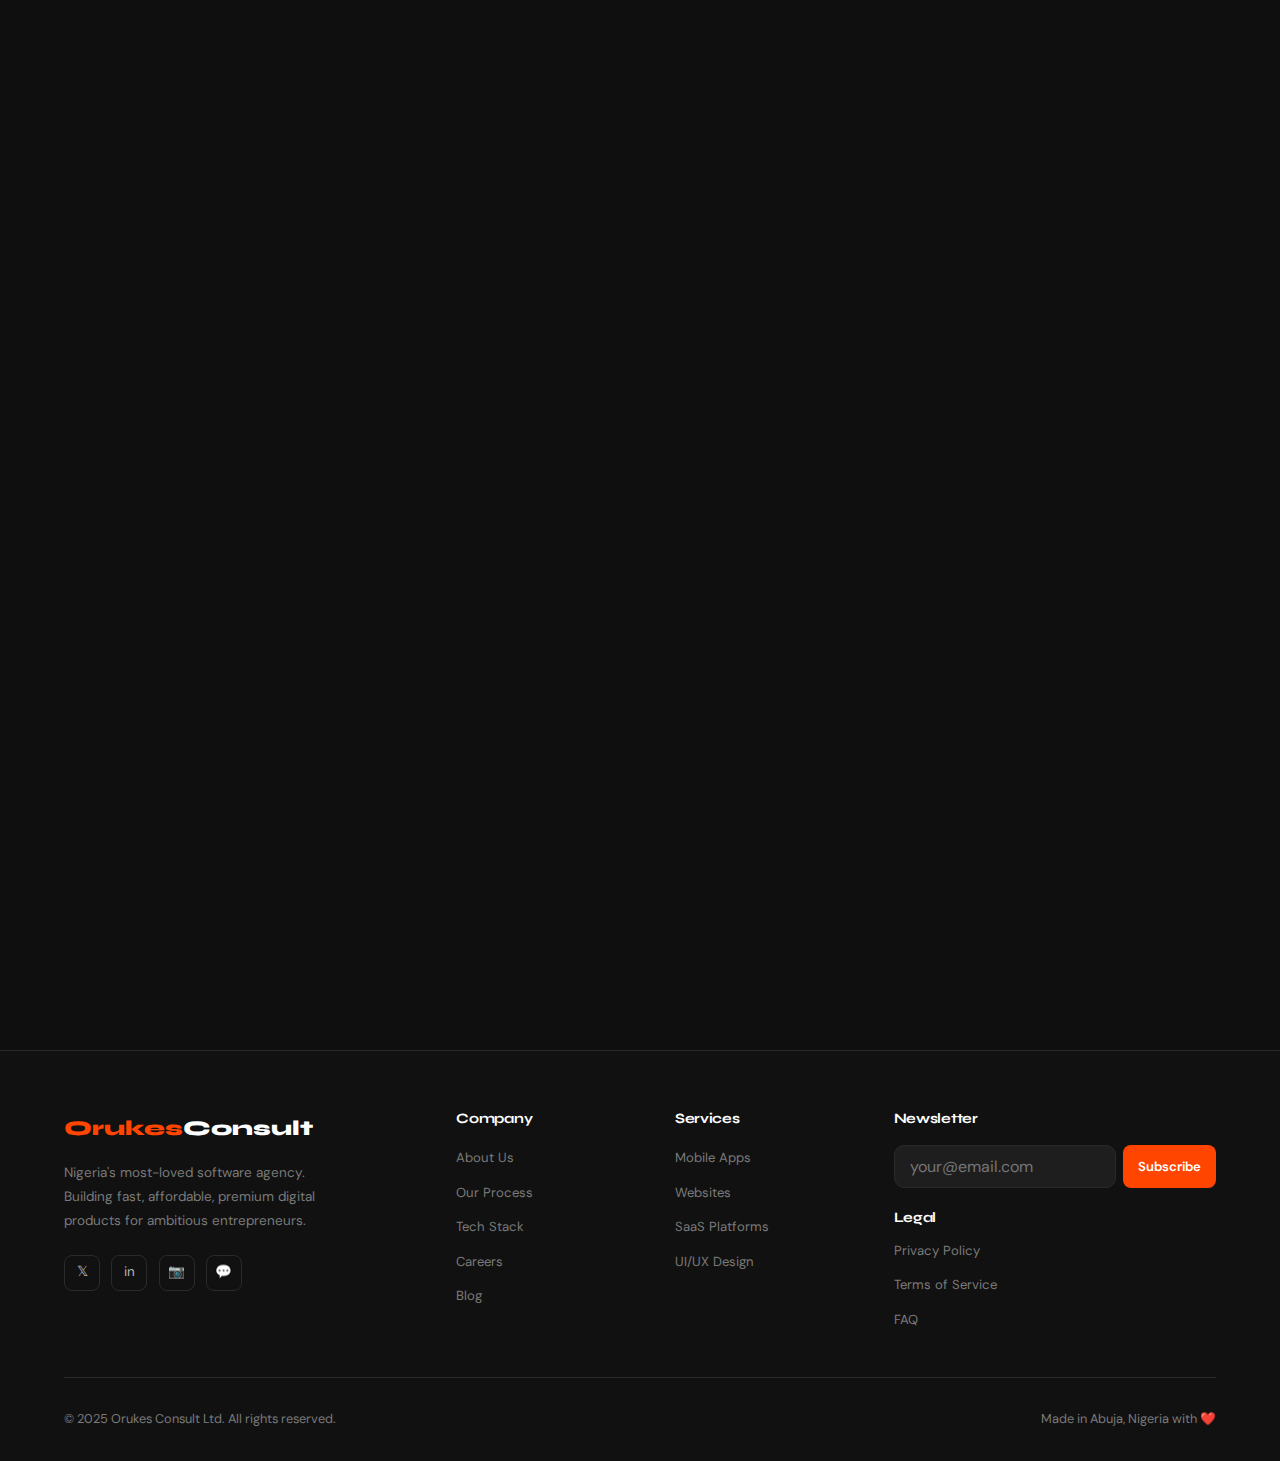
<file: orukes-consult-site/portfolio.html>
<!DOCTYPE html>
<html lang="en">
<head>
<meta charset="UTF-8"><meta name="viewport" content="width=device-width, initial-scale=1.0">
<title>Portfolio – Orukes Consult | Projects Built for Ambitious Nigerians</title>
<meta name="description" content="See what Orukes Consult has built — mobile apps, SaaS platforms, e-commerce, enterprise tools for Nigerian businesses.">
<link rel="preconnect" href="https://fonts.googleapis.com"><link rel="preconnect" href="https://fonts.gstatic.com" crossorigin>
<link href="https://fonts.googleapis.com/css2?family=Syne:wght@400;600;700;800&family=DM+Sans:ital,wght@0,300;0,400;0,500;0,600;1,400&display=swap" rel="stylesheet">
<link rel="stylesheet" href="css/style.css">
</head>
<body>
<nav>
  <a class="nav-logo" href="index.html">Orukes<span>Consult</span></a>
  <div class="nav-links"><a href="index.html">Home</a><a href="services.html">Services</a><a href="portfolio.html" class="active">Portfolio</a><a href="pricing.html">Pricing</a><a href="about.html">About</a><a href="process.html">Process</a><a href="blog.html">Blog</a><a href="contact.html">Contact</a><a href="contact.html" class="nav-cta">Get Free Quote</a></div>
  <button class="hamburger" id="hamburger" onclick="toggleMobile()" aria-label="Open menu" aria-expanded="false"><span></span><span></span><span></span></button>
</nav>
<div class="mobile-menu" id="mobile-menu"><a href="index.html">Home</a><a href="services.html">Services</a><a href="portfolio.html">Portfolio</a><a href="pricing.html">Pricing</a><a href="about.html">About</a><a href="process.html">Our Process</a><a href="techstack.html">Tech Stack</a><a href="blog.html">Blog</a><a href="careers.html">Careers</a><a href="contact.html">Contact</a><a href="faq.html">FAQ</a><a href="contact.html" style="color:var(--orange);font-weight:700">Get Free Quote →</a></div>

<section class="hero hero-short">
  <div class="adire-bg" aria-hidden="true"></div>
  <div class="hero-content hero-anim">
    <div class="hero-eyebrow">Our Work</div>
    <h1>Built for <span>Ambitious Nigerians</span></h1>
    <p>120+ projects across fintech, edtech, real estate, e-commerce, logistics, and more. Every one shipped with pride.</p>
  </div>
</section>

<section>
  <div class="portfolio-filters">
    <button class="filter-btn active" onclick="filterPortfolio('all',this)">All Projects</button>
    <button class="filter-btn" onclick="filterPortfolio('mobile',this)">Mobile Apps</button>
    <button class="filter-btn" onclick="filterPortfolio('web',this)">Websites</button>
    <button class="filter-btn" onclick="filterPortfolio('saas',this)">SaaS</button>
    <button class="filter-btn" onclick="filterPortfolio('enterprise',this)">Enterprise</button>
  </div>

  <div class="portfolio-grid" id="portfolio-grid">
    <div class="portfolio-card fade-up" data-cat="saas">
      <div class="portfolio-thumb" style="background:linear-gradient(135deg,rgba(255,69,0,.2),rgba(0,0,0,0))">🏠<div class="portfolio-badge">SaaS</div></div>
      <div class="portfolio-info"><h4>PropNaija Platform</h4><p>Full-stack property SaaS for Nigerian real estate agents and buyers. Virtual tours, listings, agent management.</p><div style="display:flex;gap:.5rem;flex-wrap:wrap;margin-bottom:1rem"><span class="tech-tag-sm">Next.js</span><span class="tech-tag-sm">Node.js</span><span class="tech-tag-sm">AWS</span></div><a href="contact.html" class="btn btn-ghost" style="font-size:.85rem;padding:.5rem 1rem">View Case Study</a></div>
    </div>
    <div class="portfolio-card fade-up" data-cat="mobile">
      <div class="portfolio-thumb" style="background:linear-gradient(135deg,rgba(37,211,102,.2),rgba(0,0,0,0))">💰<div class="portfolio-badge">Mobile App</div></div>
      <div class="portfolio-info"><h4>PaySwift Mobile</h4><p>P2P payments and savings for Nigerian market traders and SMEs. 10,000 downloads in first month.</p><div style="display:flex;gap:.5rem;flex-wrap:wrap;margin-bottom:1rem"><span class="tech-tag-sm">Flutter</span><span class="tech-tag-sm">Firebase</span><span class="tech-tag-sm">Paystack</span></div><a href="contact.html" class="btn btn-ghost" style="font-size:.85rem;padding:.5rem 1rem">View Case Study</a></div>
    </div>
    <div class="portfolio-card fade-up" data-cat="saas">
      <div class="portfolio-thumb" style="background:linear-gradient(135deg,rgba(0,112,243,.2),rgba(0,0,0,0))">🎓<div class="portfolio-badge">SaaS</div></div>
      <div class="portfolio-info"><h4>LearnNaija LMS</h4><p>E-learning platform with live classes, assignments, and certifications for 5 Lagos schools.</p><div style="display:flex;gap:.5rem;flex-wrap:wrap;margin-bottom:1rem"><span class="tech-tag-sm">React</span><span class="tech-tag-sm">Python</span><span class="tech-tag-sm">PostgreSQL</span></div><a href="contact.html" class="btn btn-ghost" style="font-size:.85rem;padding:.5rem 1rem">View Case Study</a></div>
    </div>
    <div class="portfolio-card fade-up" data-cat="web">
      <div class="portfolio-thumb" style="background:linear-gradient(135deg,rgba(255,183,0,.2),rgba(0,0,0,0))">🛒<div class="portfolio-badge">E-Commerce</div></div>
      <div class="portfolio-info"><h4>AsoEbi Shop</h4><p>Marketplace for Nigerian fabric and fashion vendors. ₦50M+ in transactions in Year 1.</p><div style="display:flex;gap:.5rem;flex-wrap:wrap;margin-bottom:1rem"><span class="tech-tag-sm">Next.js</span><span class="tech-tag-sm">Stripe</span><span class="tech-tag-sm">Redis</span></div><a href="contact.html" class="btn btn-ghost" style="font-size:.85rem;padding:.5rem 1rem">View Case Study</a></div>
    </div>
    <div class="portfolio-card fade-up" data-cat="enterprise">
      <div class="portfolio-thumb" style="background:linear-gradient(135deg,rgba(121,40,202,.2),rgba(0,0,0,0))">🏥<div class="portfolio-badge">Enterprise</div></div>
      <div class="portfolio-info"><h4>MediCore HMS</h4><p>Full hospital management system for 3 Abuja private hospitals. Patients, billing, scheduling.</p><div style="display:flex;gap:.5rem;flex-wrap:wrap;margin-bottom:1rem"><span class="tech-tag-sm">React</span><span class="tech-tag-sm">PostgreSQL</span><span class="tech-tag-sm">Docker</span></div><a href="contact.html" class="btn btn-ghost" style="font-size:.85rem;padding:.5rem 1rem">View Case Study</a></div>
    </div>
    <div class="portfolio-card fade-up" data-cat="mobile">
      <div class="portfolio-thumb" style="background:linear-gradient(135deg,rgba(255,69,0,.15),rgba(0,0,0,0))">🚚<div class="portfolio-badge">Mobile App</div></div>
      <div class="portfolio-info"><h4>DeliverNow Rider App</h4><p>Last-mile delivery tracking app with real-time GPS for Lagos logistics startup.</p><div style="display:flex;gap:.5rem;flex-wrap:wrap;margin-bottom:1rem"><span class="tech-tag-sm">React Native</span><span class="tech-tag-sm">Socket.io</span></div><a href="contact.html" class="btn btn-ghost" style="font-size:.85rem;padding:.5rem 1rem">View Case Study</a></div>
    </div>
    <div class="portfolio-card fade-up" data-cat="web">
      <div class="portfolio-thumb" style="background:linear-gradient(135deg,rgba(16,185,129,.2),rgba(0,0,0,0))">🥗<div class="portfolio-badge">Web App</div></div>
      <div class="portfolio-info"><h4>NaijaEats Platform</h4><p>Food ordering platform connecting Lagos restaurants to offices and homes. 500+ daily orders.</p><div style="display:flex;gap:.5rem;flex-wrap:wrap;margin-bottom:1rem"><span class="tech-tag-sm">Next.js</span><span class="tech-tag-sm">Node.js</span><span class="tech-tag-sm">Flutterwave</span></div><a href="contact.html" class="btn btn-ghost" style="font-size:.85rem;padding:.5rem 1rem">View Case Study</a></div>
    </div>
    <div class="portfolio-card fade-up" data-cat="enterprise">
      <div class="portfolio-thumb" style="background:linear-gradient(135deg,rgba(251,146,60,.2),rgba(0,0,0,0))">🏗️<div class="portfolio-badge">Enterprise</div></div>
      <div class="portfolio-info"><h4>BuildTrack ERP</h4><p>Construction project management ERP for 2 Abuja real estate development firms.</p><div style="display:flex;gap:.5rem;flex-wrap:wrap;margin-bottom:1rem"><span class="tech-tag-sm">React</span><span class="tech-tag-sm">Python</span><span class="tech-tag-sm">Azure</span></div><a href="contact.html" class="btn btn-ghost" style="font-size:.85rem;padding:.5rem 1rem">View Case Study</a></div>
    </div>
  </div>
</section>

<section>
  <div class="cta-banner fade-up">
    <h2>Ready to Build <span style="color:var(--orange)">Yours?</span></h2>
    <p>Your project could be on this page next. Let's make something great together.</p>
    <a href="contact.html" class="btn btn-primary">Start Your Project →</a>
  </div>
</section>

<footer><div class="footer-top"><div class="footer-brand"><a class="footer-logo" href="index.html">Orukes<span>Consult</span></a><p>Nigeria's most-loved software agency. Building fast, affordable, premium digital products for ambitious entrepreneurs.</p><div class="footer-social"><a href="#" class="social-btn">𝕏</a><a href="#" class="social-btn">in</a><a href="#" class="social-btn">📷</a><a href="https://wa.me/2347084339472" target="_blank" class="social-btn">💬</a></div></div><div class="footer-col"><h5>Company</h5><ul><li><a href="about.html">About Us</a></li><li><a href="process.html">Our Process</a></li><li><a href="techstack.html">Tech Stack</a></li><li><a href="careers.html">Careers</a></li><li><a href="blog.html">Blog</a></li></ul></div><div class="footer-col"><h5>Services</h5><ul><li><a href="services.html">Mobile Apps</a></li><li><a href="services.html">Websites</a></li><li><a href="services.html">SaaS Platforms</a></li><li><a href="services.html">UI/UX Design</a></li></ul></div><div class="footer-col"><h5>Newsletter</h5><div class="footer-newsletter"><input type="email" placeholder="your@email.com"><button>Subscribe</button></div><div style="margin-top:1.5rem"><h5 style="margin-bottom:.75rem">Legal</h5><ul><li><a href="privacy.html">Privacy Policy</a></li><li><a href="terms.html">Terms of Service</a></li><li><a href="faq.html">FAQ</a></li></ul></div></div></div><div class="footer-bottom"><p class="footer-copy">© 2025 Orukes Consult Ltd. All rights reserved.</p><p class="footer-pride">Made in Abuja, Nigeria with <span>❤️</span></p></div></footer>
<a id="wa-bubble" href="https://wa.me/2347084339472" target="_blank" rel="noopener noreferrer" aria-label="WhatsApp">💬<div id="wa-tooltip">Chat with us!</div></a>
<button id="back-top" onclick="window.scrollTo({top:0,behavior:'smooth'})" aria-label="Back to top">↑</button>
<div id="cookie-banner"><p>We use cookies. See our <a href="privacy.html">Privacy Policy</a>.</p><div class="cookie-btns"><button class="cookie-accept" onclick="closeCookies()">Accept All</button><button class="cookie-decline" onclick="closeCookies()">Decline</button></div></div>
<script src="js/shared.js"></script>
</body></html>
</file>
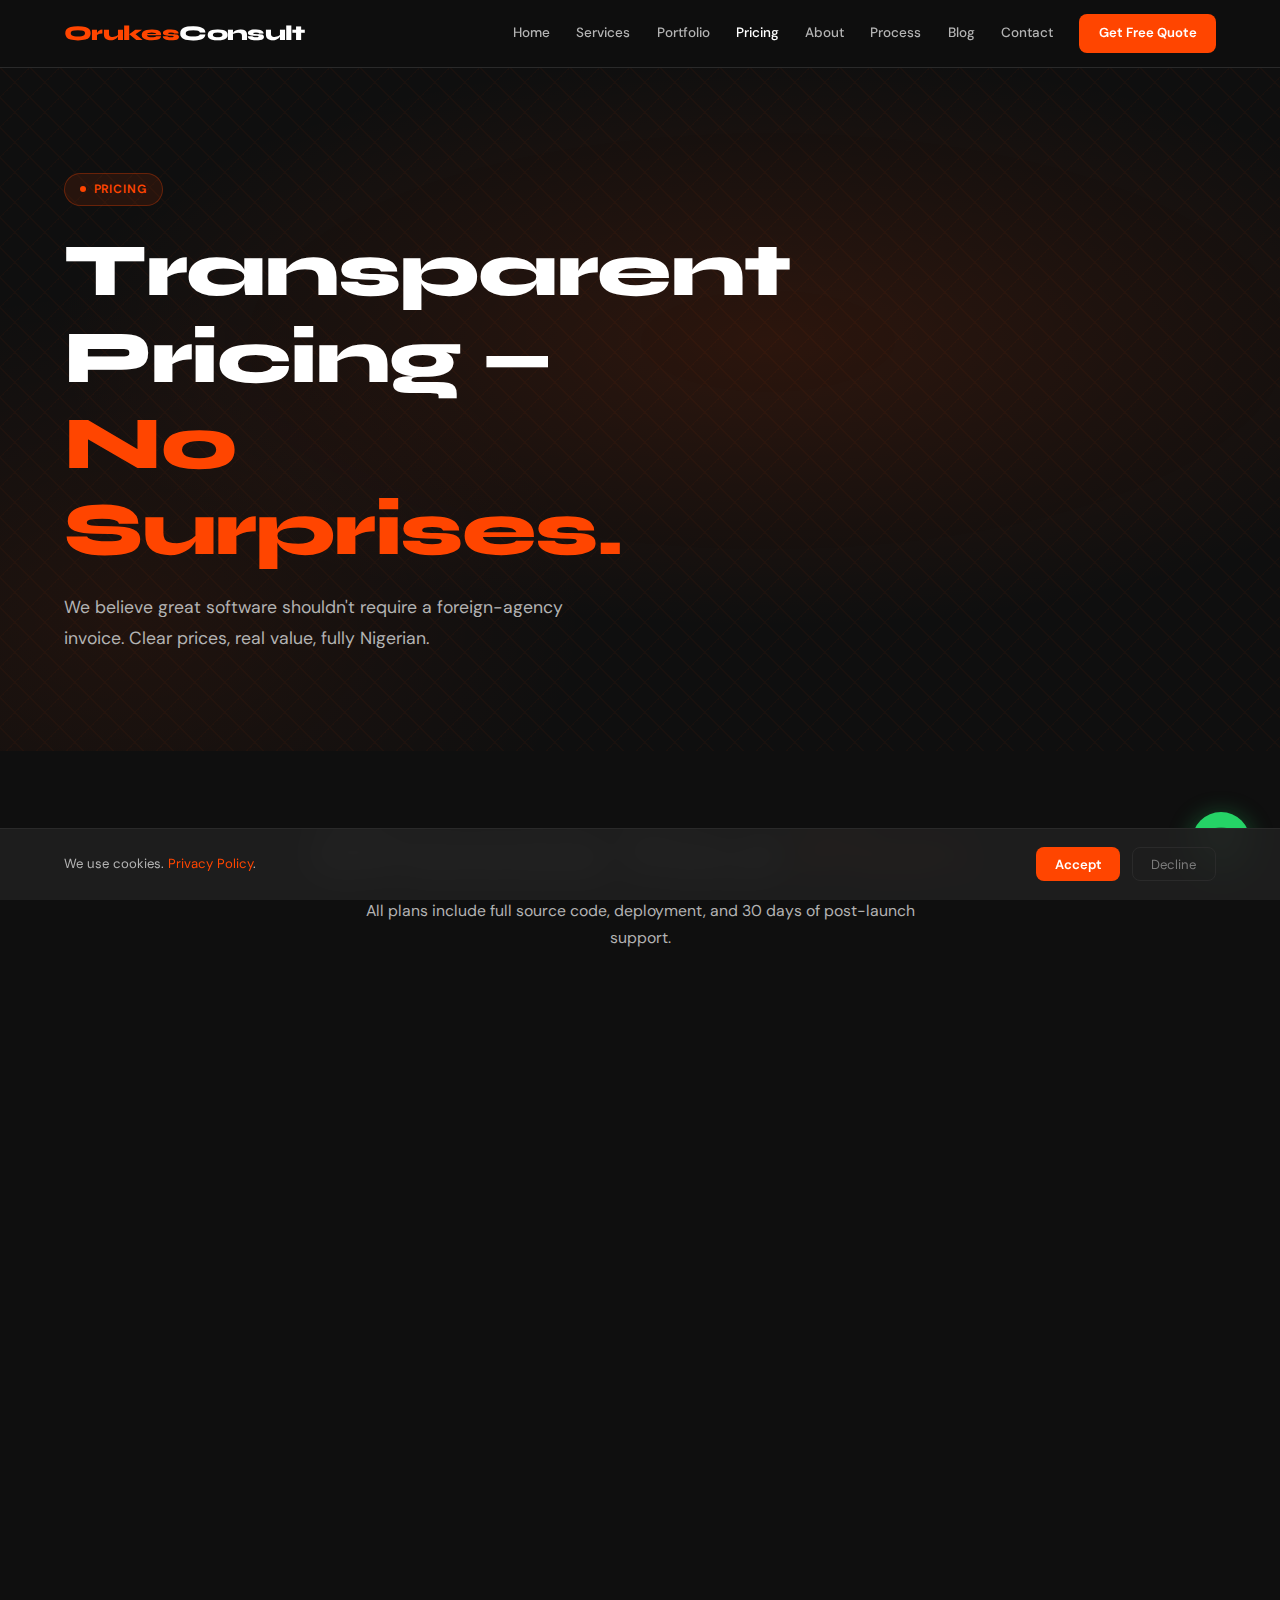
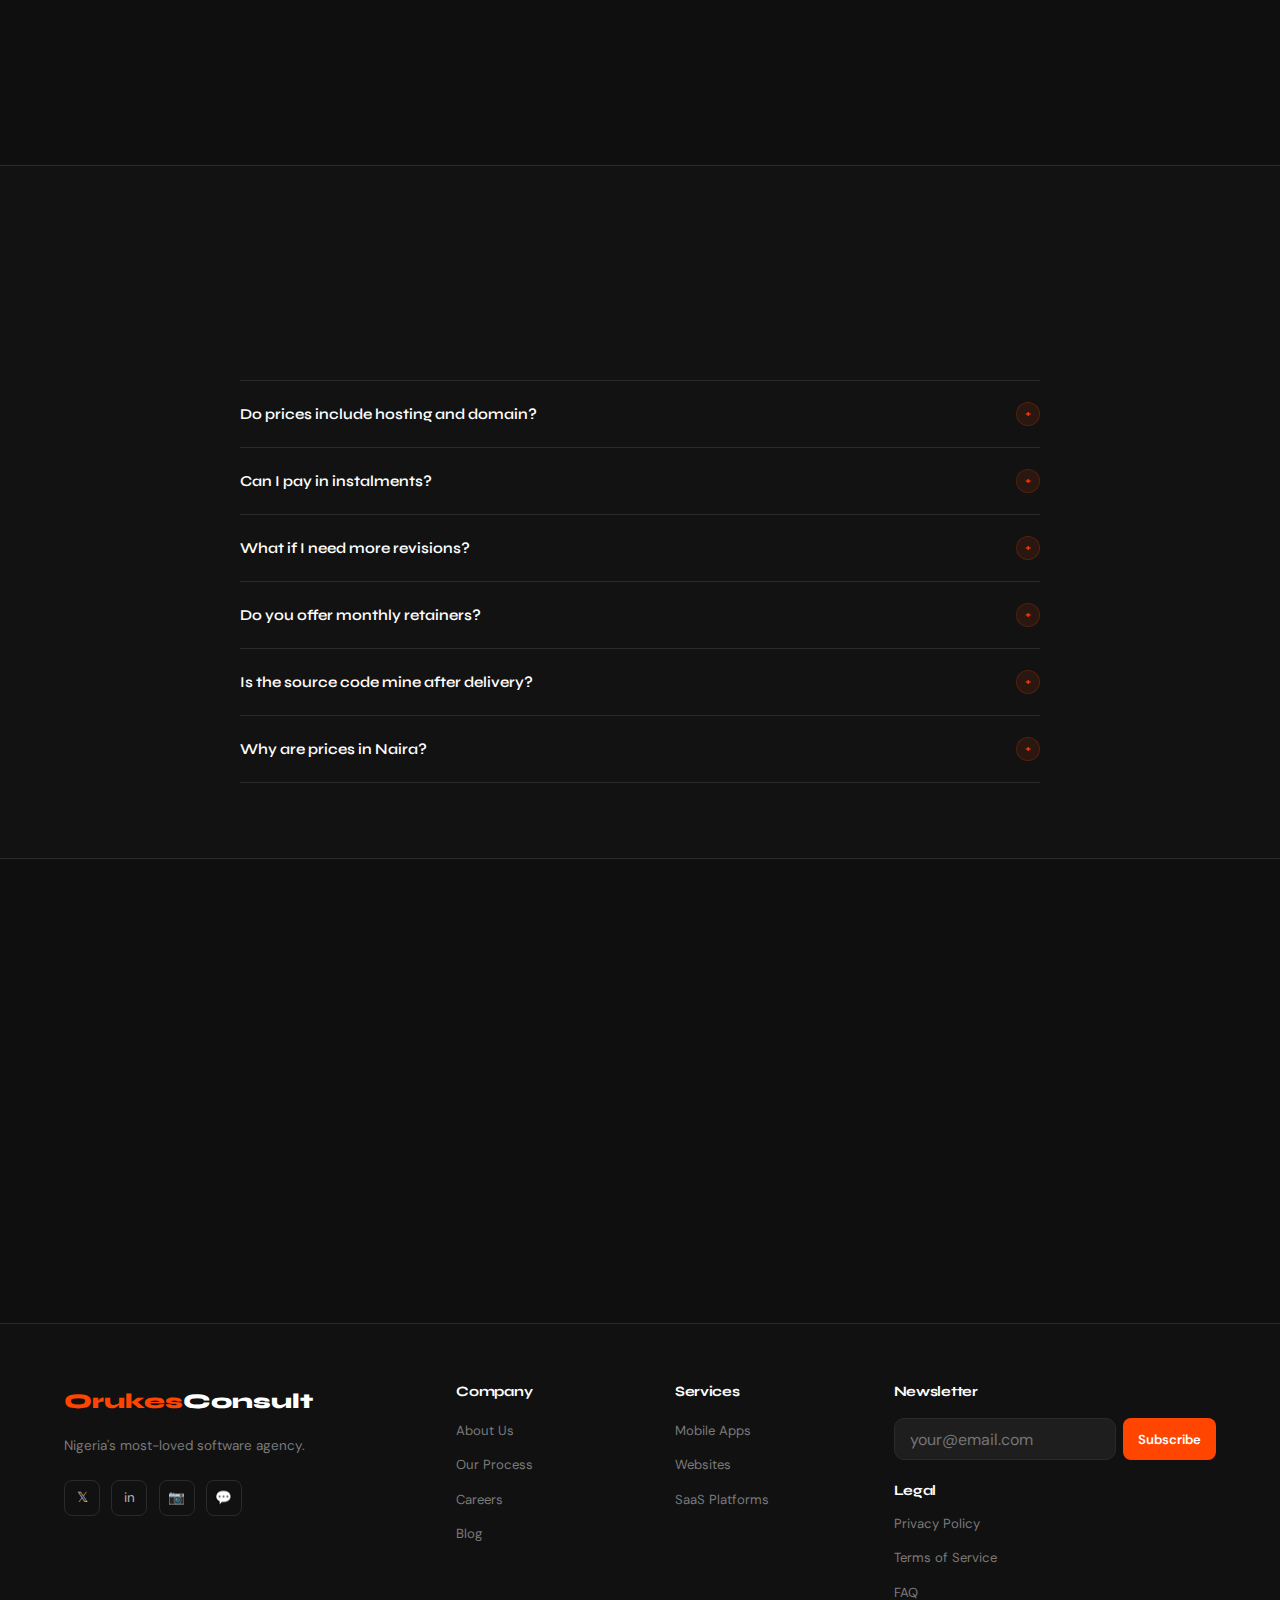
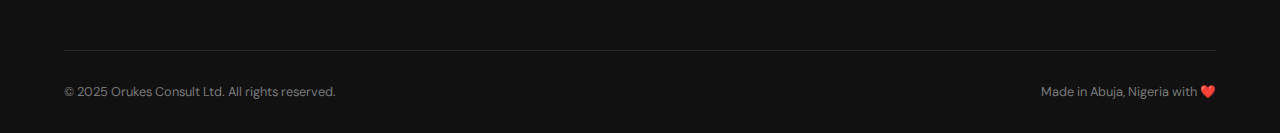
<file: orukes-consult-site/pricing.html>
<!DOCTYPE html>
<html lang="en">
<head>
<meta charset="UTF-8"><meta name="viewport" content="width=device-width, initial-scale=1.0">
<title>Pricing – Orukes Consult | Transparent Naira Pricing, No Surprises</title>
<meta name="description" content="Clear, transparent software development pricing in Nigerian Naira. Starter from ₦500k, Pro from ₦650k, Enterprise custom. No dollar invoices.">
<link rel="preconnect" href="https://fonts.googleapis.com"><link rel="preconnect" href="https://fonts.gstatic.com" crossorigin>
<link href="https://fonts.googleapis.com/css2?family=Syne:wght@400;600;700;800&family=DM+Sans:ital,wght@0,300;0,400;0,500;0,600;1,400&display=swap" rel="stylesheet">
<link rel="stylesheet" href="css/style.css">
</head>
<body>
<nav><a class="nav-logo" href="index.html">Orukes<span>Consult</span></a><div class="nav-links"><a href="index.html">Home</a><a href="services.html">Services</a><a href="portfolio.html">Portfolio</a><a href="pricing.html" class="active">Pricing</a><a href="about.html">About</a><a href="process.html">Process</a><a href="blog.html">Blog</a><a href="contact.html">Contact</a><a href="contact.html" class="nav-cta">Get Free Quote</a></div><button class="hamburger" id="hamburger" onclick="toggleMobile()" aria-label="Open menu" aria-expanded="false"><span></span><span></span><span></span></button></nav>
<div class="mobile-menu" id="mobile-menu"><a href="index.html">Home</a><a href="services.html">Services</a><a href="portfolio.html">Portfolio</a><a href="pricing.html">Pricing</a><a href="about.html">About</a><a href="process.html">Our Process</a><a href="techstack.html">Tech Stack</a><a href="blog.html">Blog</a><a href="careers.html">Careers</a><a href="contact.html">Contact</a><a href="faq.html">FAQ</a><a href="contact.html" style="color:var(--orange);font-weight:700">Get Free Quote →</a></div>

<section class="hero hero-short">
  <div class="adire-bg" aria-hidden="true"></div>
  <div class="hero-content hero-anim">
    <div class="hero-eyebrow">Pricing</div>
    <h1>Transparent Pricing —<br><span>No Surprises.</span></h1>
    <p>We believe great software shouldn't require a foreign-agency invoice. Clear prices, real value, fully Nigerian.</p>
  </div>
</section>

<section>
  <div class="section-head center fade-up">
    <h2 class="section-title">Choose Your <span>Plan</span></h2>
    <p class="section-sub">All plans include full source code, deployment, and 30 days of post-launch support.</p>
  </div>
  <div class="pricing-grid">
    <div class="pricing-card fade-up">
      <div class="pricing-tier">Starter</div>
      <div class="pricing-price">₦500k – ₦600k</div>
      <div class="pricing-sub">Best for landing pages, MVPs, and simple apps</div>
      <ul class="pricing-features">
        <li>Basic app or website (up to 8 screens/pages)</li>
        <li>Mobile-responsive design</li>
        <li>Basic CMS or admin panel</li>
        <li>Payment gateway integration (Paystack/Flutterwave)</li>
        <li>2-week delivery timeline</li>
        <li>Email support (72hr response)</li>
        <li>1 round of revisions</li>
        <li>30 days post-launch support</li>
      </ul>
      <a href="contact.html" class="btn btn-outline" style="width:100%;justify-content:center">Get Started →</a>
    </div>
    <div class="pricing-card featured fade-up">
      <div class="pricing-tier">Pro</div>
      <div class="pricing-price">₦650k – ₦750k</div>
      <div class="pricing-sub">Best for full-featured products and growing businesses</div>
      <ul class="pricing-features">
        <li>Full-feature app or website (up to 20 screens/pages)</li>
        <li>Custom UI/UX design from scratch</li>
        <li>Advanced integrations (APIs, 3rd-party services)</li>
        <li>User authentication &amp; dashboard</li>
        <li>3–4 week delivery timeline</li>
        <li>WhatsApp support (24hr response)</li>
        <li>2 rounds of revisions</li>
        <li>60 days post-launch support</li>
      </ul>
      <a href="contact.html" class="btn btn-primary" style="width:100%;justify-content:center">Get Started →</a>
    </div>
    <div class="pricing-card fade-up">
      <div class="pricing-tier">Enterprise</div>
      <div class="pricing-price">Custom</div>
      <div class="pricing-sub">Best for SaaS platforms, enterprise tools, and scale</div>
      <ul class="pricing-features">
        <li>Tailored SaaS / enterprise platform</li>
        <li>Multi-tenant architecture</li>
        <li>Custom AI/ML features</li>
        <li>Full DevOps &amp; cloud infrastructure</li>
        <li>Timeline negotiated by project scope</li>
        <li>Dedicated account manager</li>
        <li>Unlimited revisions in scope</li>
        <li>90+ days post-launch support &amp; SLA</li>
      </ul>
      <a href="contact.html" class="btn btn-outline" style="width:100%;justify-content:center">Book Discovery Call →</a>
    </div>
  </div>
</section>

<section class="bg-alt">
  <div style="max-width:800px;margin:0 auto">
    <div class="section-head fade-up">
      <div class="section-label">Pricing FAQ</div>
      <h2 class="section-title">Common <span>Questions</span></h2>
    </div>
    <div class="accordion">
      <div class="acc-item"><button class="acc-trigger" onclick="toggleAcc(this)">Do prices include hosting and domain? <span class="acc-icon">+</span></button><div class="acc-body">Our project prices cover design and development. Hosting and domain are billed separately at cost — we help you choose affordable options and manage everything for you.</div></div>
      <div class="acc-item"><button class="acc-trigger" onclick="toggleAcc(this)">Can I pay in instalments? <span class="acc-icon">+</span></button><div class="acc-body">Yes! We work with a 50% deposit at project start and 50% on delivery. For larger projects we arrange milestone-based payment schedules. Contact us to discuss.</div></div>
      <div class="acc-item"><button class="acc-trigger" onclick="toggleAcc(this)">What if I need more revisions? <span class="acc-icon">+</span></button><div class="acc-body">Additional revision rounds are billed at a transparent hourly rate, agreed upfront before any extra work begins — no surprise invoices ever.</div></div>
      <div class="acc-item"><button class="acc-trigger" onclick="toggleAcc(this)">Do you offer monthly retainers? <span class="acc-icon">+</span></button><div class="acc-body">Yes — our Maintenance &amp; Scaling service starts from ₦150,000/month and includes bug fixes, performance optimisation, security patches, and a set number of new feature hours.</div></div>
      <div class="acc-item"><button class="acc-trigger" onclick="toggleAcc(this)">Is the source code mine after delivery? <span class="acc-icon">+</span></button><div class="acc-body">100% yes. Upon final payment, full intellectual property and source code transfers to you. We provide thorough documentation and an optional handover session.</div></div>
      <div class="acc-item"><button class="acc-trigger" onclick="toggleAcc(this)">Why are prices in Naira? <span class="acc-icon">+</span></button><div class="acc-body">Because we believe Nigerian businesses shouldn't be exposed to FX risk when investing digitally. Fixed Naira pricing means no surprises when the dollar moves.</div></div>
    </div>
  </div>
</section>

<section>
  <div class="cta-banner fade-up">
    <h2>Still Unsure? Let's <span style="color:var(--orange)">Talk.</span></h2>
    <p>Tell us your project and budget. We'll find the best fit and give you a precise quote — no pressure, no obligation.</p>
    <div class="btn-row" style="justify-content:center">
      <a href="contact.html" class="btn btn-primary">Get a Custom Quote →</a>
      <a href="https://wa.me/2347084339472" target="_blank" rel="noopener noreferrer" class="btn btn-ghost">💬 WhatsApp Us</a>
    </div>
  </div>
</section>

<footer><div class="footer-top"><div class="footer-brand"><a class="footer-logo" href="index.html">Orukes<span>Consult</span></a><p>Nigeria's most-loved software agency.</p><div class="footer-social"><a href="#" class="social-btn">𝕏</a><a href="#" class="social-btn">in</a><a href="#" class="social-btn">📷</a><a href="https://wa.me/2347084339472" target="_blank" class="social-btn">💬</a></div></div><div class="footer-col"><h5>Company</h5><ul><li><a href="about.html">About Us</a></li><li><a href="process.html">Our Process</a></li><li><a href="careers.html">Careers</a></li><li><a href="blog.html">Blog</a></li></ul></div><div class="footer-col"><h5>Services</h5><ul><li><a href="services.html">Mobile Apps</a></li><li><a href="services.html">Websites</a></li><li><a href="services.html">SaaS Platforms</a></li></ul></div><div class="footer-col"><h5>Newsletter</h5><div class="footer-newsletter"><input type="email" placeholder="your@email.com"><button>Subscribe</button></div><div style="margin-top:1.5rem"><h5 style="margin-bottom:.75rem">Legal</h5><ul><li><a href="privacy.html">Privacy Policy</a></li><li><a href="terms.html">Terms of Service</a></li><li><a href="faq.html">FAQ</a></li></ul></div></div></div><div class="footer-bottom"><p class="footer-copy">© 2025 Orukes Consult Ltd. All rights reserved.</p><p class="footer-pride">Made in Abuja, Nigeria with <span>❤️</span></p></div></footer>
<a id="wa-bubble" href="https://wa.me/2347084339472" target="_blank" rel="noopener noreferrer" aria-label="WhatsApp">💬<div id="wa-tooltip">Chat with us!</div></a>
<button id="back-top" onclick="window.scrollTo({top:0,behavior:'smooth'})" aria-label="Back to top">↑</button>
<div id="cookie-banner"><p>We use cookies. <a href="privacy.html">Privacy Policy</a>.</p><div class="cookie-btns"><button class="cookie-accept" onclick="closeCookies()">Accept</button><button class="cookie-decline" onclick="closeCookies()">Decline</button></div></div>
<script src="js/shared.js"></script>
</body></html>
</file>
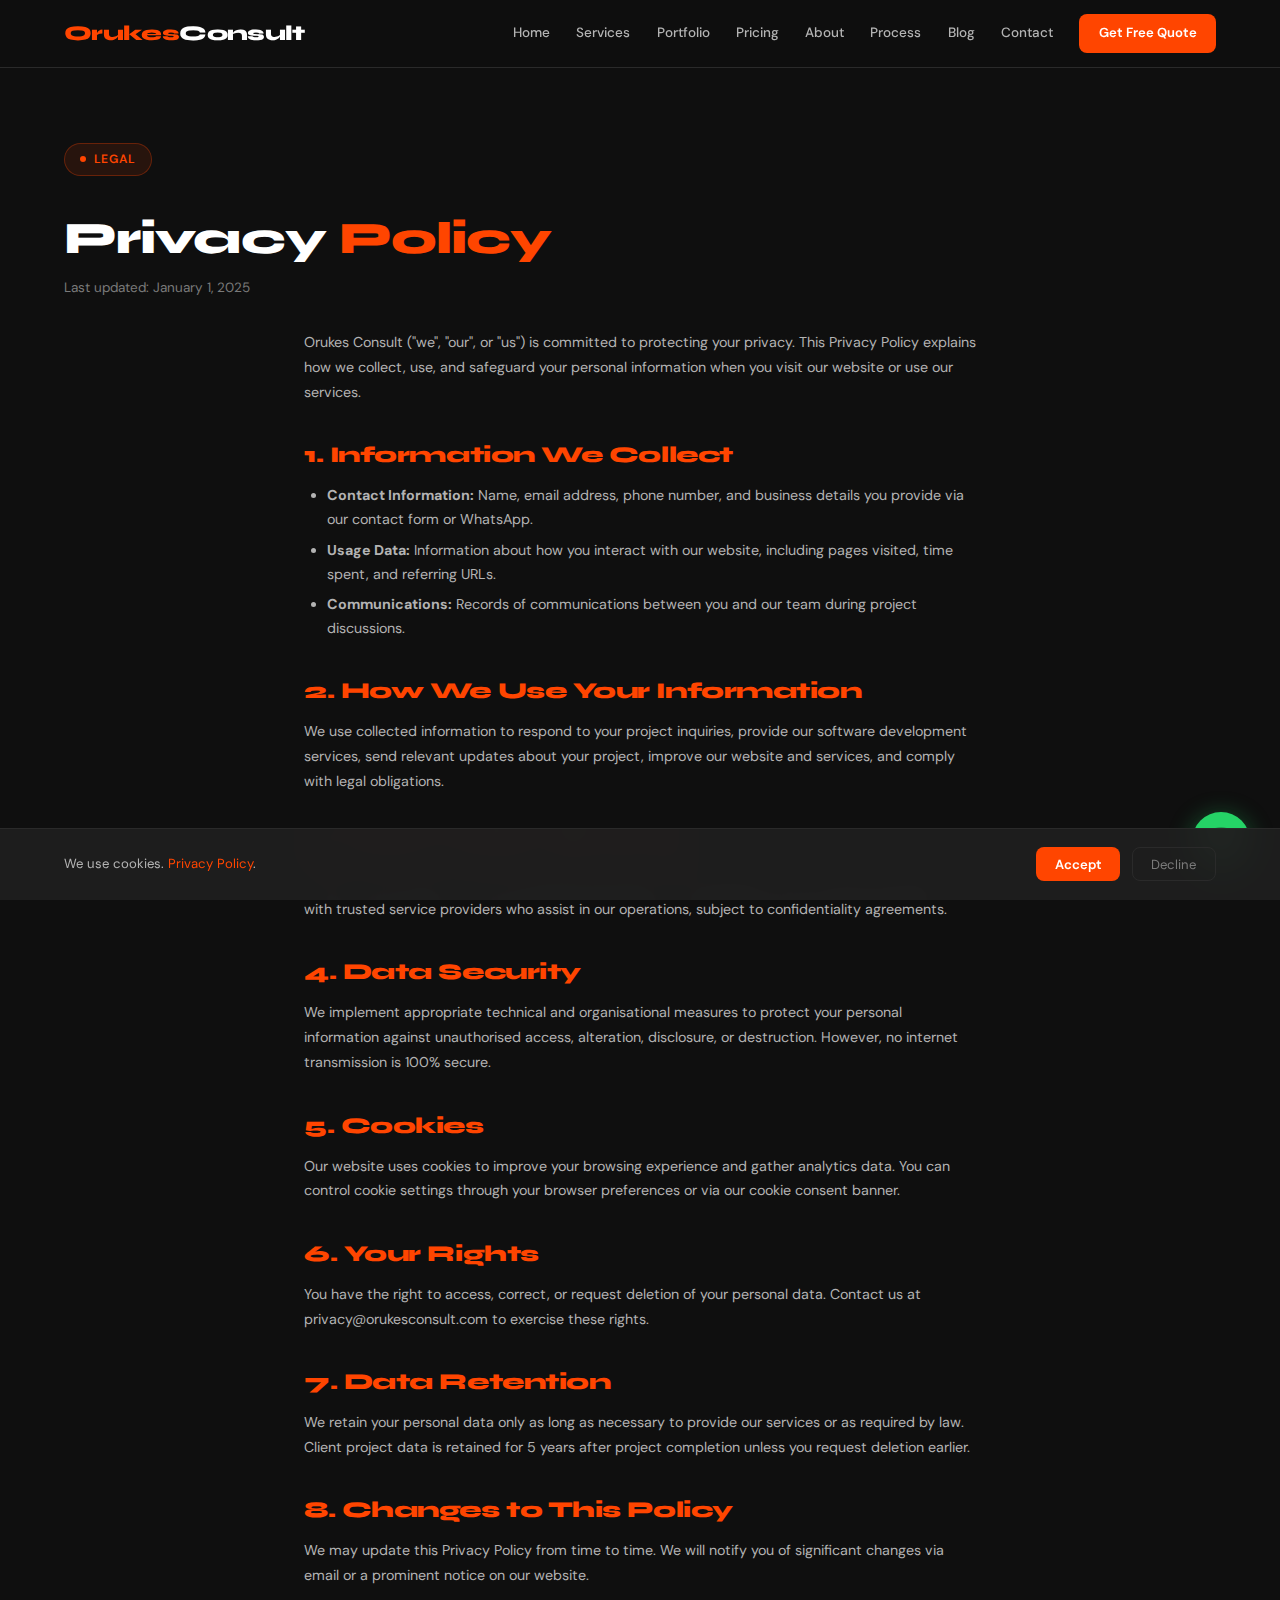
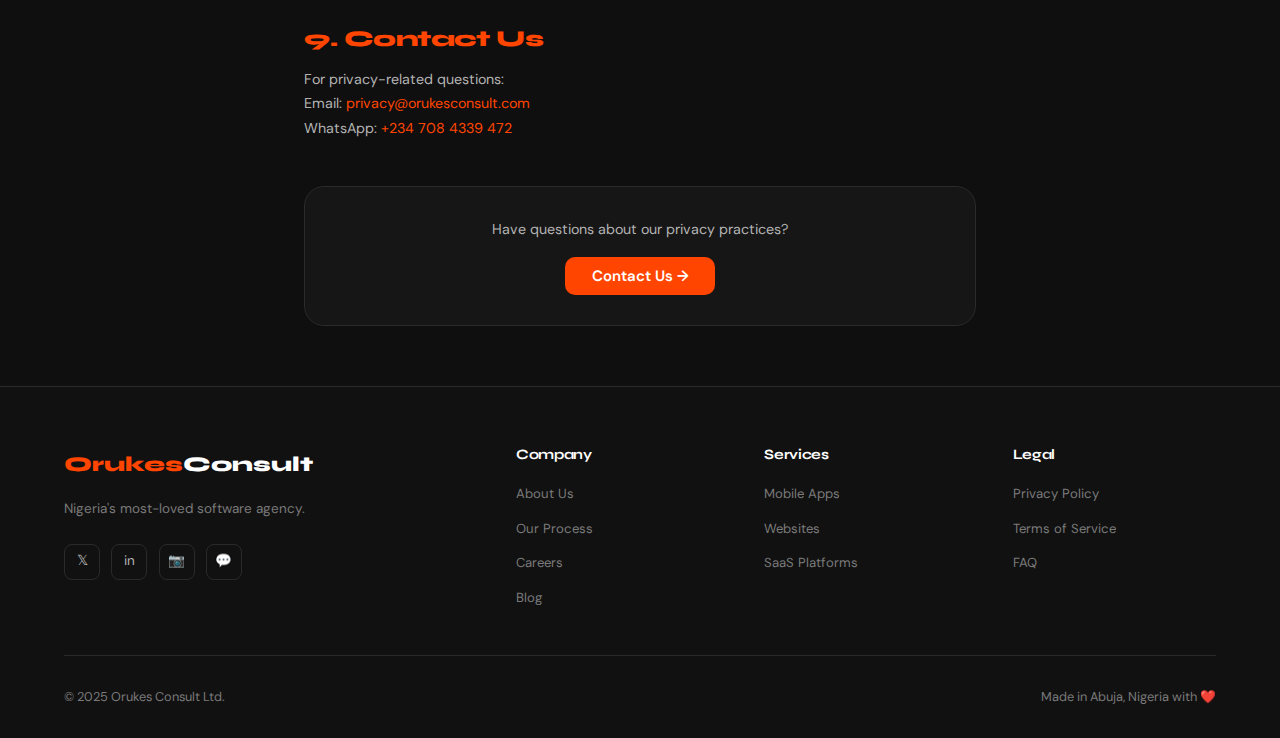
<file: orukes-consult-site/privacy.html>
<!DOCTYPE html>
<html lang="en">
<head>
<meta charset="UTF-8"><meta name="viewport" content="width=device-width, initial-scale=1.0">
<title>Privacy Policy – Orukes Consult</title>
<meta name="description" content="Orukes Consult privacy policy — how we collect, use, and protect your personal data.">
<link rel="preconnect" href="https://fonts.googleapis.com"><link rel="preconnect" href="https://fonts.gstatic.com" crossorigin>
<link href="https://fonts.googleapis.com/css2?family=Syne:wght@400;600;700;800&family=DM+Sans:ital,wght@0,300;0,400;0,500;0,600;1,400&display=swap" rel="stylesheet">
<link rel="stylesheet" href="css/style.css">
</head>
<body>
<nav><a class="nav-logo" href="index.html">Orukes<span>Consult</span></a><div class="nav-links"><a href="index.html">Home</a><a href="services.html">Services</a><a href="portfolio.html">Portfolio</a><a href="pricing.html">Pricing</a><a href="about.html">About</a><a href="process.html">Process</a><a href="blog.html">Blog</a><a href="contact.html">Contact</a><a href="contact.html" class="nav-cta">Get Free Quote</a></div><button class="hamburger" id="hamburger" onclick="toggleMobile()" aria-label="Open menu" aria-expanded="false"><span></span><span></span><span></span></button></nav>
<div class="mobile-menu" id="mobile-menu"><a href="index.html">Home</a><a href="services.html">Services</a><a href="portfolio.html">Portfolio</a><a href="pricing.html">Pricing</a><a href="about.html">About</a><a href="process.html">Our Process</a><a href="techstack.html">Tech Stack</a><a href="blog.html">Blog</a><a href="careers.html">Careers</a><a href="contact.html">Contact</a><a href="faq.html">FAQ</a></div>

<section style="padding:5rem 5% 2rem;margin-top:68px">
  <div class="hero-eyebrow">Legal</div>
  <h1 style="margin:1rem 0 .75rem;font-size:clamp(1.8rem,4vw,3rem)">Privacy <span style="color:var(--orange)">Policy</span></h1>
  <p style="color:var(--grey2);font-size:.9rem">Last updated: January 1, 2025</p>
</section>
<div class="legal-wrap">
  <p>Orukes Consult ("we", "our", or "us") is committed to protecting your privacy. This Privacy Policy explains how we collect, use, and safeguard your personal information when you visit our website or use our services.</p>
  <h2>1. Information We Collect</h2>
  <ul><li><strong>Contact Information:</strong> Name, email address, phone number, and business details you provide via our contact form or WhatsApp.</li><li><strong>Usage Data:</strong> Information about how you interact with our website, including pages visited, time spent, and referring URLs.</li><li><strong>Communications:</strong> Records of communications between you and our team during project discussions.</li></ul>
  <h2>2. How We Use Your Information</h2>
  <p>We use collected information to respond to your project inquiries, provide our software development services, send relevant updates about your project, improve our website and services, and comply with legal obligations.</p>
  <h2>3. Information Sharing</h2>
  <p>We do not sell, trade, or rent your personal information to third parties. We may share information with trusted service providers who assist in our operations, subject to confidentiality agreements.</p>
  <h2>4. Data Security</h2>
  <p>We implement appropriate technical and organisational measures to protect your personal information against unauthorised access, alteration, disclosure, or destruction. However, no internet transmission is 100% secure.</p>
  <h2>5. Cookies</h2>
  <p>Our website uses cookies to improve your browsing experience and gather analytics data. You can control cookie settings through your browser preferences or via our cookie consent banner.</p>
  <h2>6. Your Rights</h2>
  <p>You have the right to access, correct, or request deletion of your personal data. Contact us at privacy@orukesconsult.com to exercise these rights.</p>
  <h2>7. Data Retention</h2>
  <p>We retain your personal data only as long as necessary to provide our services or as required by law. Client project data is retained for 5 years after project completion unless you request deletion earlier.</p>
  <h2>8. Changes to This Policy</h2>
  <p>We may update this Privacy Policy from time to time. We will notify you of significant changes via email or a prominent notice on our website.</p>
  <h2>9. Contact Us</h2>
  <p>For privacy-related questions:<br>Email: <a href="mailto:privacy@orukesconsult.com" style="color:var(--orange)">privacy@orukesconsult.com</a><br>WhatsApp: <a href="https://wa.me/2347084339472" style="color:var(--orange)">+234 708 4339 472</a></p>
  <div style="margin-top:3rem;padding:2rem;background:var(--card);border:1px solid var(--border);border-radius:var(--r2);text-align:center">
    <p style="margin-bottom:1rem">Have questions about our privacy practices?</p>
    <a href="contact.html" class="btn btn-primary">Contact Us →</a>
  </div>
</div>

<footer><div class="footer-top"><div class="footer-brand"><a class="footer-logo" href="index.html">Orukes<span>Consult</span></a><p>Nigeria's most-loved software agency.</p><div class="footer-social"><a href="#" class="social-btn">𝕏</a><a href="#" class="social-btn">in</a><a href="#" class="social-btn">📷</a><a href="https://wa.me/2347084339472" target="_blank" class="social-btn">💬</a></div></div><div class="footer-col"><h5>Company</h5><ul><li><a href="about.html">About Us</a></li><li><a href="process.html">Our Process</a></li><li><a href="careers.html">Careers</a></li><li><a href="blog.html">Blog</a></li></ul></div><div class="footer-col"><h5>Services</h5><ul><li><a href="services.html">Mobile Apps</a></li><li><a href="services.html">Websites</a></li><li><a href="services.html">SaaS Platforms</a></li></ul></div><div class="footer-col"><h5>Legal</h5><ul><li><a href="privacy.html">Privacy Policy</a></li><li><a href="terms.html">Terms of Service</a></li><li><a href="faq.html">FAQ</a></li></ul></div></div><div class="footer-bottom"><p class="footer-copy">© 2025 Orukes Consult Ltd.</p><p class="footer-pride">Made in Abuja, Nigeria with <span>❤️</span></p></div></footer>
<a id="wa-bubble" href="https://wa.me/2347084339472" target="_blank" rel="noopener noreferrer" aria-label="WhatsApp">💬<div id="wa-tooltip">Chat with us!</div></a>
<button id="back-top" onclick="window.scrollTo({top:0,behavior:'smooth'})" aria-label="Back to top">↑</button>
<div id="cookie-banner"><p>We use cookies. <a href="privacy.html">Privacy Policy</a>.</p><div class="cookie-btns"><button class="cookie-accept" onclick="closeCookies()">Accept</button><button class="cookie-decline" onclick="closeCookies()">Decline</button></div></div>
<script src="js/shared.js"></script>
</body></html>
</file>
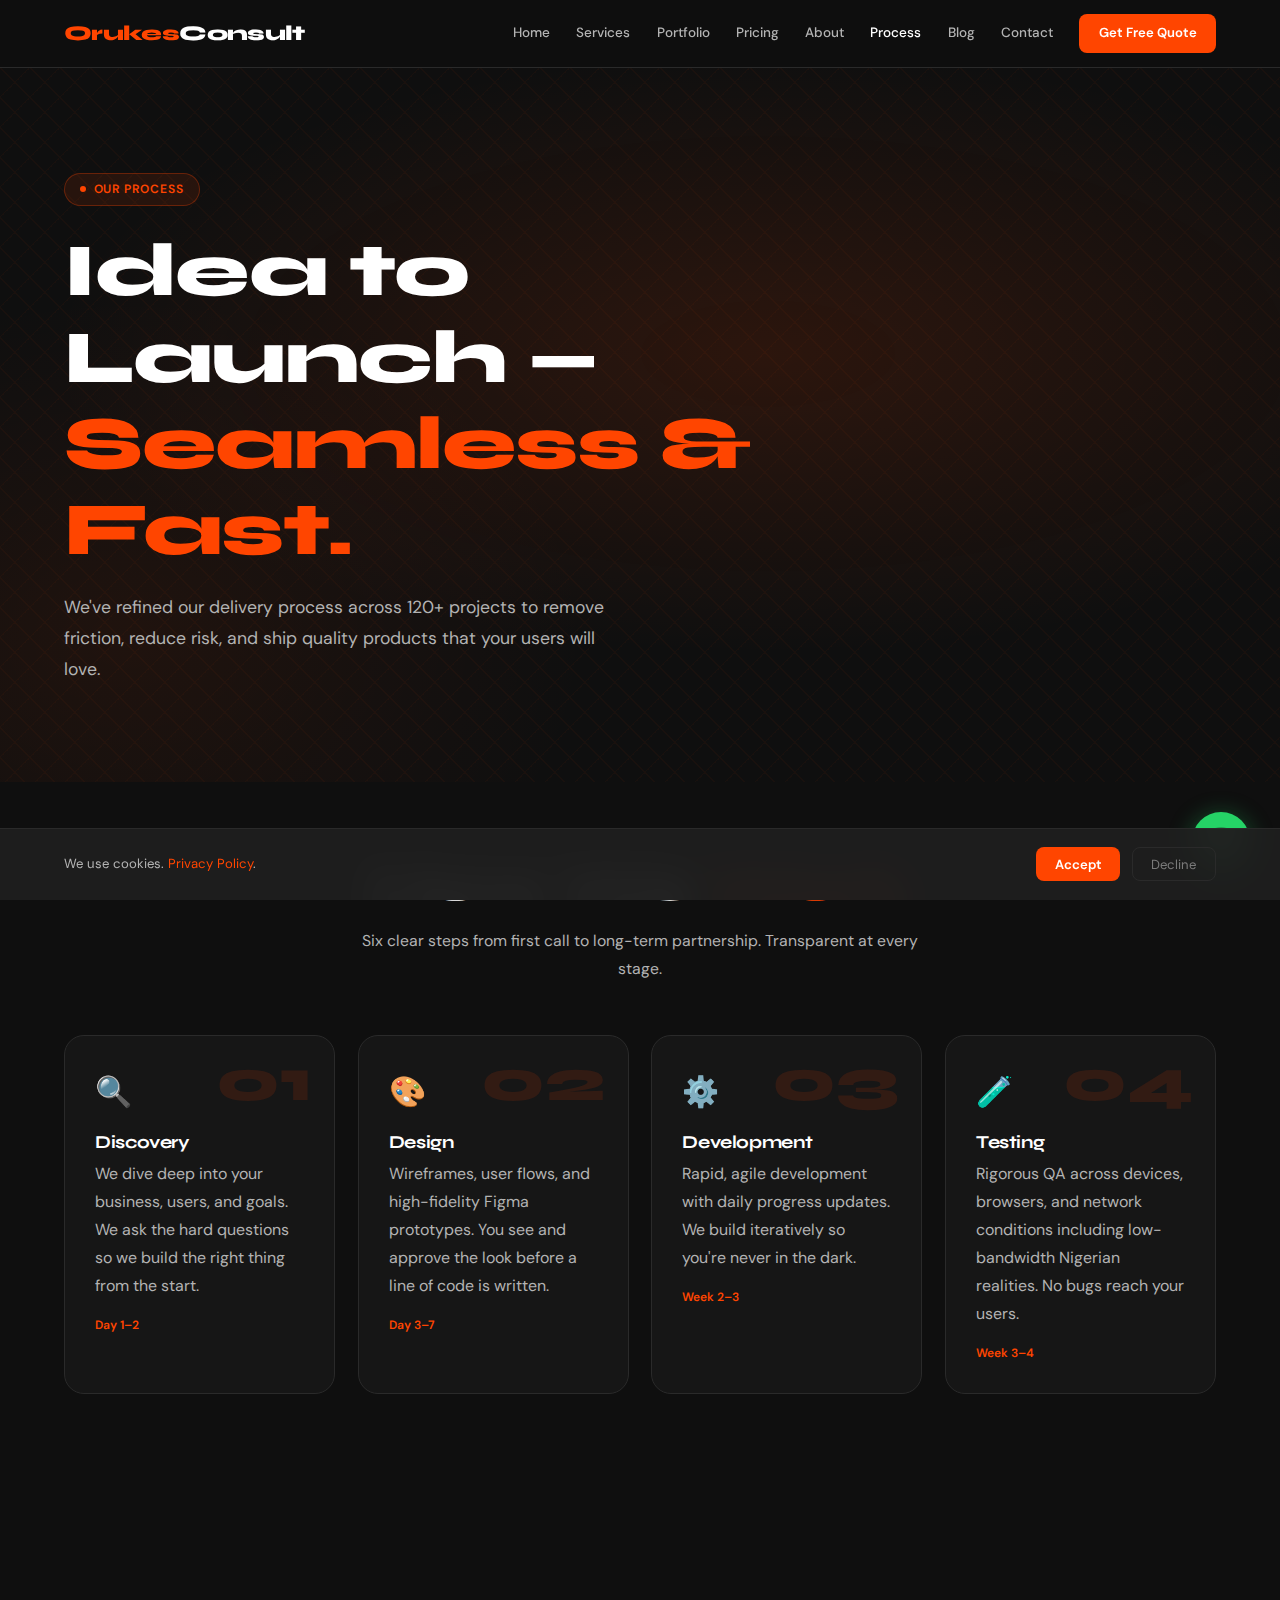
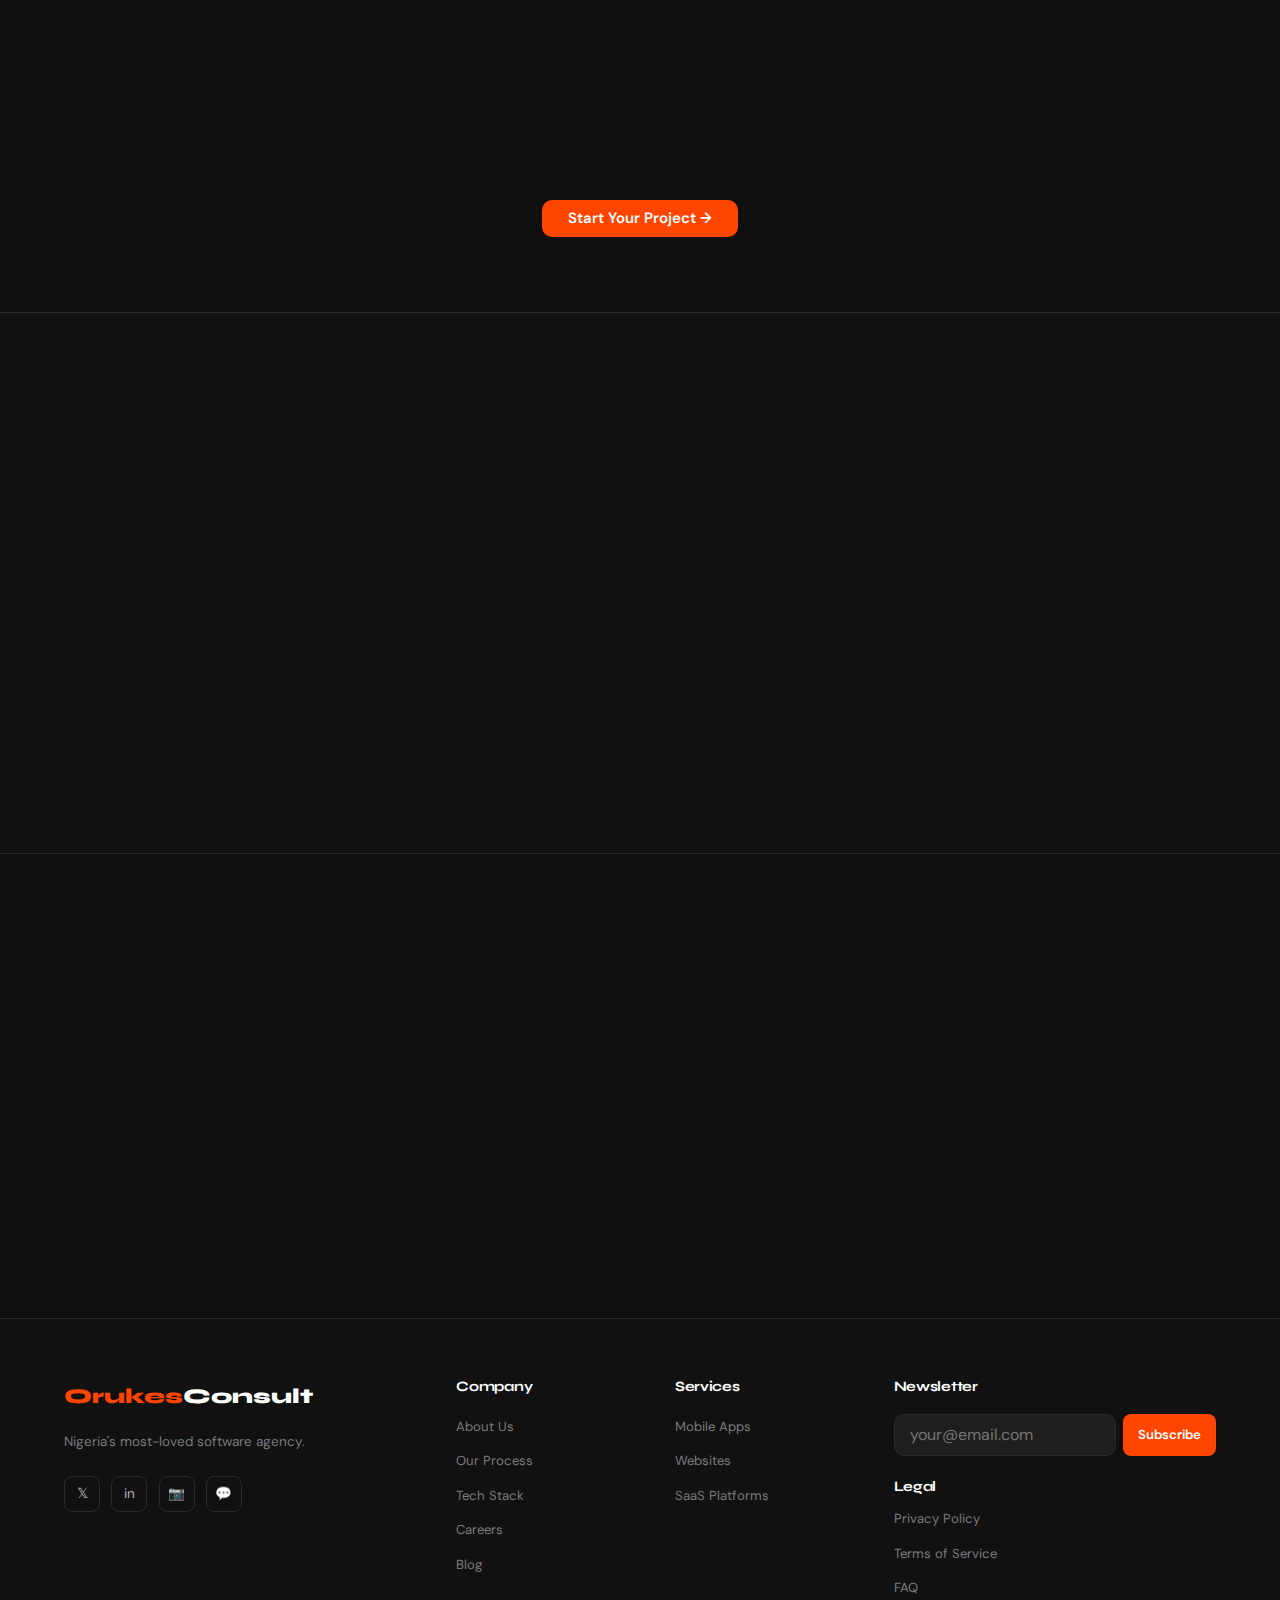
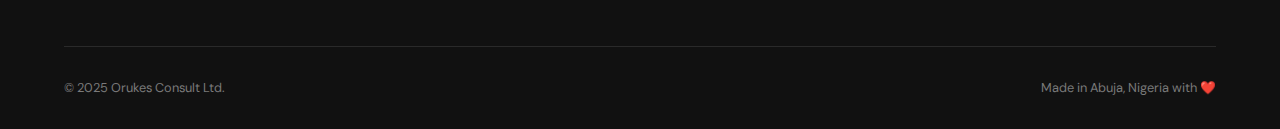
<file: orukes-consult-site/process.html>
<!DOCTYPE html>
<html lang="en">
<head>
<meta charset="UTF-8"><meta name="viewport" content="width=device-width, initial-scale=1.0">
<title>Our Process – Orukes Consult | From Idea to Launch</title>
<meta name="description" content="See how Orukes Consult takes your idea from discovery to launch in 6 transparent, fast steps.">
<link rel="preconnect" href="https://fonts.googleapis.com"><link rel="preconnect" href="https://fonts.gstatic.com" crossorigin>
<link href="https://fonts.googleapis.com/css2?family=Syne:wght@400;600;700;800&family=DM+Sans:ital,wght@0,300;0,400;0,500;0,600;1,400&display=swap" rel="stylesheet">
<link rel="stylesheet" href="css/style.css">
</head>
<body>
<nav><a class="nav-logo" href="index.html">Orukes<span>Consult</span></a><div class="nav-links"><a href="index.html">Home</a><a href="services.html">Services</a><a href="portfolio.html">Portfolio</a><a href="pricing.html">Pricing</a><a href="about.html">About</a><a href="process.html" class="active">Process</a><a href="blog.html">Blog</a><a href="contact.html">Contact</a><a href="contact.html" class="nav-cta">Get Free Quote</a></div><button class="hamburger" id="hamburger" onclick="toggleMobile()" aria-label="Open menu" aria-expanded="false"><span></span><span></span><span></span></button></nav>
<div class="mobile-menu" id="mobile-menu"><a href="index.html">Home</a><a href="services.html">Services</a><a href="portfolio.html">Portfolio</a><a href="pricing.html">Pricing</a><a href="about.html">About</a><a href="process.html">Our Process</a><a href="techstack.html">Tech Stack</a><a href="blog.html">Blog</a><a href="careers.html">Careers</a><a href="contact.html">Contact</a><a href="faq.html">FAQ</a><a href="contact.html" style="color:var(--orange);font-weight:700">Get Free Quote →</a></div>

<section class="hero hero-short">
  <div class="adire-bg" aria-hidden="true"></div>
  <div class="hero-content hero-anim">
    <div class="hero-eyebrow">Our Process</div>
    <h1>Idea to Launch —<br><span>Seamless &amp; Fast.</span></h1>
    <p>We've refined our delivery process across 120+ projects to remove friction, reduce risk, and ship quality products that your users will love.</p>
  </div>
</section>

<section>
  <div class="section-head center fade-up">
    <h2 class="section-title">How We <span>Work</span></h2>
    <p class="section-sub">Six clear steps from first call to long-term partnership. Transparent at every stage.</p>
  </div>
  <div class="process-steps">
    <div class="step-card fade-up"><div class="step-num" aria-hidden="true">01</div><div class="step-icon">🔍</div><h4>Discovery</h4><p>We dive deep into your business, users, and goals. We ask the hard questions so we build the right thing from the start.</p><div style="margin-top:1rem;font-size:.8rem;color:var(--orange);font-weight:600">Day 1–2</div></div>
    <div class="step-card fade-up"><div class="step-num" aria-hidden="true">02</div><div class="step-icon">🎨</div><h4>Design</h4><p>Wireframes, user flows, and high-fidelity Figma prototypes. You see and approve the look before a line of code is written.</p><div style="margin-top:1rem;font-size:.8rem;color:var(--orange);font-weight:600">Day 3–7</div></div>
    <div class="step-card fade-up"><div class="step-num" aria-hidden="true">03</div><div class="step-icon">⚙️</div><h4>Development</h4><p>Rapid, agile development with daily progress updates. We build iteratively so you're never in the dark.</p><div style="margin-top:1rem;font-size:.8rem;color:var(--orange);font-weight:600">Week 2–3</div></div>
    <div class="step-card fade-up"><div class="step-num" aria-hidden="true">04</div><div class="step-icon">🧪</div><h4>Testing</h4><p>Rigorous QA across devices, browsers, and network conditions including low-bandwidth Nigerian realities. No bugs reach your users.</p><div style="margin-top:1rem;font-size:.8rem;color:var(--orange);font-weight:600">Week 3–4</div></div>
    <div class="step-card fade-up"><div class="step-num" aria-hidden="true">05</div><div class="step-icon">🚀</div><h4>Launch</h4><p>Smooth, zero-downtime deployment. App Store submissions, domain config, SSL, analytics — all handled for you.</p><div style="margin-top:1rem;font-size:.8rem;color:var(--orange);font-weight:600">Week 4</div></div>
    <div class="step-card fade-up"><div class="step-num" aria-hidden="true">06</div><div class="step-icon">🛡️</div><h4>Maintenance</h4><p>Post-launch support, performance monitoring, security updates, and new feature development as your product grows.</p><div style="margin-top:1rem;font-size:.8rem;color:var(--orange);font-weight:600">Ongoing</div></div>
  </div>
  <div style="text-align:center;margin-top:3.5rem">
    <a href="contact.html" class="btn btn-primary">Start Your Project →</a>
  </div>
</section>

<section class="bg-alt">
  <div class="section-head center fade-up">
    <h2 class="section-title">Why Our Process <span>Works</span></h2>
  </div>
  <div class="cards-grid">
    <div class="card fade-up"><div class="card-icon">📊</div><h4>Full Transparency</h4><p>Daily updates, shared project boards, and open communication. You're never guessing what's happening with your project.</p></div>
    <div class="card fade-up"><div class="card-icon">🔄</div><h4>Agile &amp; Flexible</h4><p>We work in short sprints with regular check-ins. If your requirements evolve, we adapt — without derailing the timeline.</p></div>
    <div class="card fade-up"><div class="card-icon">🇳🇬</div><h4>Nigerian-Tested</h4><p>We test every product on Nigerian networks, devices, and real-world conditions before you go live. Your users deserve it.</p></div>
    <div class="card fade-up"><div class="card-icon">📦</div><h4>Complete Handover</h4><p>Source code, docs, credentials, and a handover session — everything you need to own and manage your product confidently.</p></div>
  </div>
</section>

<section>
  <div class="cta-banner fade-up">
    <h2>Ready to Start? <span style="color:var(--orange)">Let's Go.</span></h2>
    <p>The first step is a free, no-pressure discovery call. Tell us about your project and we'll map out the path to launch.</p>
    <div class="btn-row" style="justify-content:center">
      <a href="contact.html" class="btn btn-primary">Book Free Discovery Call →</a>
      <a href="https://wa.me/2347084339472" target="_blank" rel="noopener noreferrer" class="btn btn-ghost">💬 WhatsApp Us</a>
    </div>
  </div>
</section>

<footer><div class="footer-top"><div class="footer-brand"><a class="footer-logo" href="index.html">Orukes<span>Consult</span></a><p>Nigeria's most-loved software agency.</p><div class="footer-social"><a href="#" class="social-btn">𝕏</a><a href="#" class="social-btn">in</a><a href="#" class="social-btn">📷</a><a href="https://wa.me/2347084339472" target="_blank" class="social-btn">💬</a></div></div><div class="footer-col"><h5>Company</h5><ul><li><a href="about.html">About Us</a></li><li><a href="process.html">Our Process</a></li><li><a href="techstack.html">Tech Stack</a></li><li><a href="careers.html">Careers</a></li><li><a href="blog.html">Blog</a></li></ul></div><div class="footer-col"><h5>Services</h5><ul><li><a href="services.html">Mobile Apps</a></li><li><a href="services.html">Websites</a></li><li><a href="services.html">SaaS Platforms</a></li></ul></div><div class="footer-col"><h5>Newsletter</h5><div class="footer-newsletter"><input type="email" placeholder="your@email.com"><button>Subscribe</button></div><div style="margin-top:1.5rem"><h5 style="margin-bottom:.75rem">Legal</h5><ul><li><a href="privacy.html">Privacy Policy</a></li><li><a href="terms.html">Terms of Service</a></li><li><a href="faq.html">FAQ</a></li></ul></div></div></div><div class="footer-bottom"><p class="footer-copy">© 2025 Orukes Consult Ltd.</p><p class="footer-pride">Made in Abuja, Nigeria with <span>❤️</span></p></div></footer>
<a id="wa-bubble" href="https://wa.me/2347084339472" target="_blank" rel="noopener noreferrer" aria-label="WhatsApp">💬<div id="wa-tooltip">Chat with us!</div></a>
<button id="back-top" onclick="window.scrollTo({top:0,behavior:'smooth'})" aria-label="Back to top">↑</button>
<div id="cookie-banner"><p>We use cookies. <a href="privacy.html">Privacy Policy</a>.</p><div class="cookie-btns"><button class="cookie-accept" onclick="closeCookies()">Accept</button><button class="cookie-decline" onclick="closeCookies()">Decline</button></div></div>
<script src="js/shared.js"></script>
</body></html>
</file>
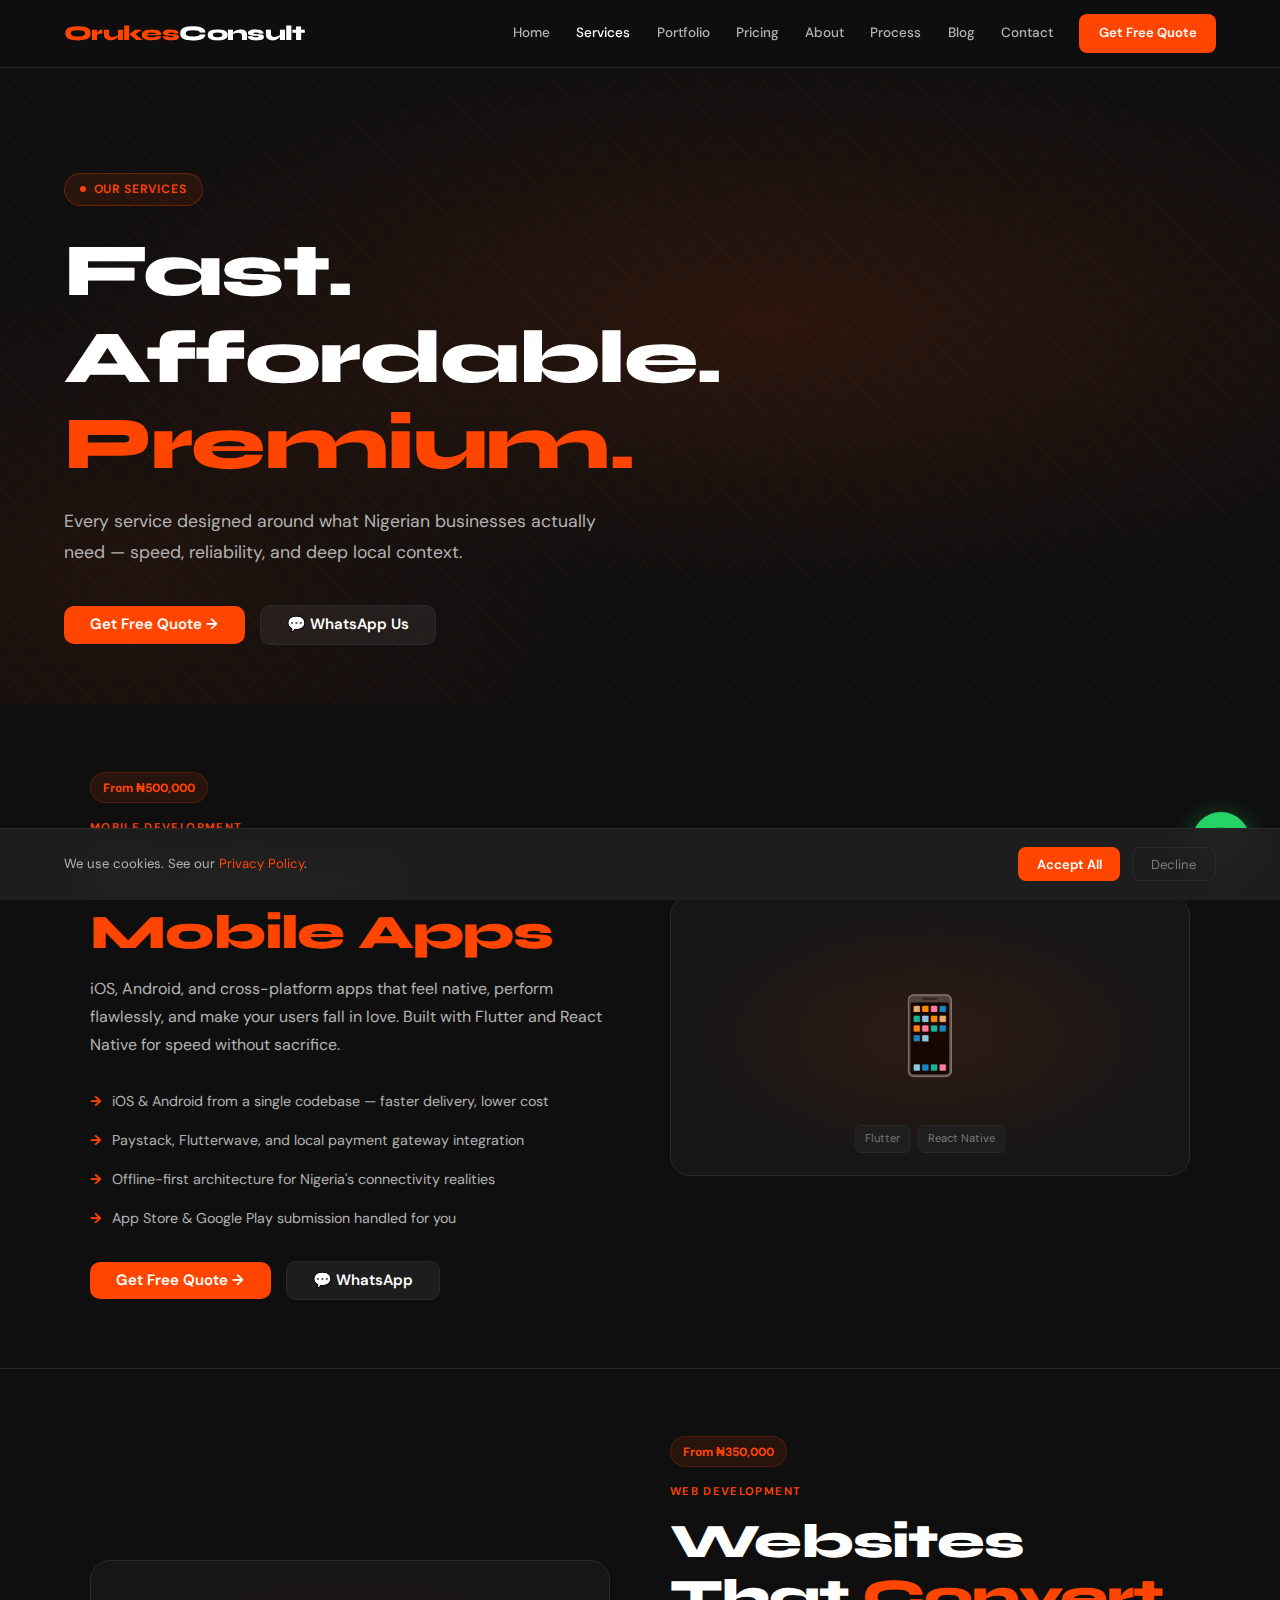
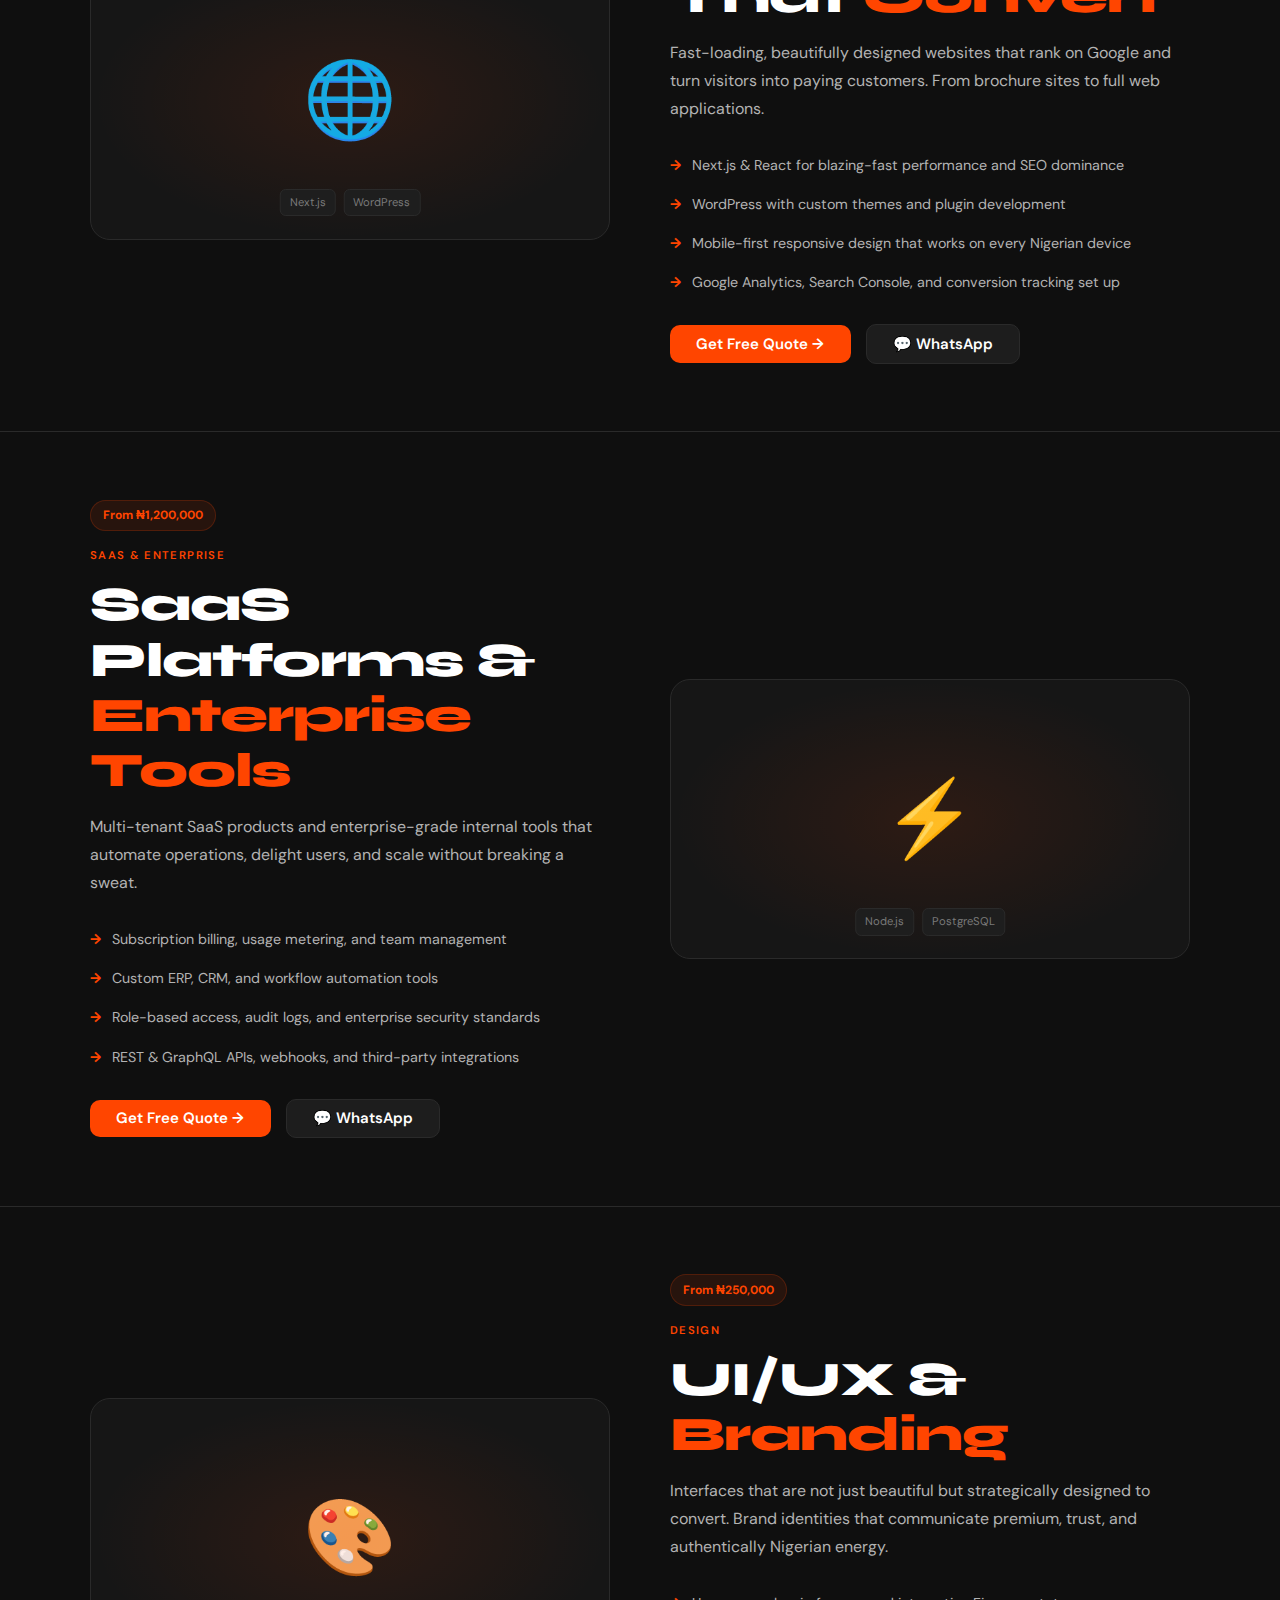
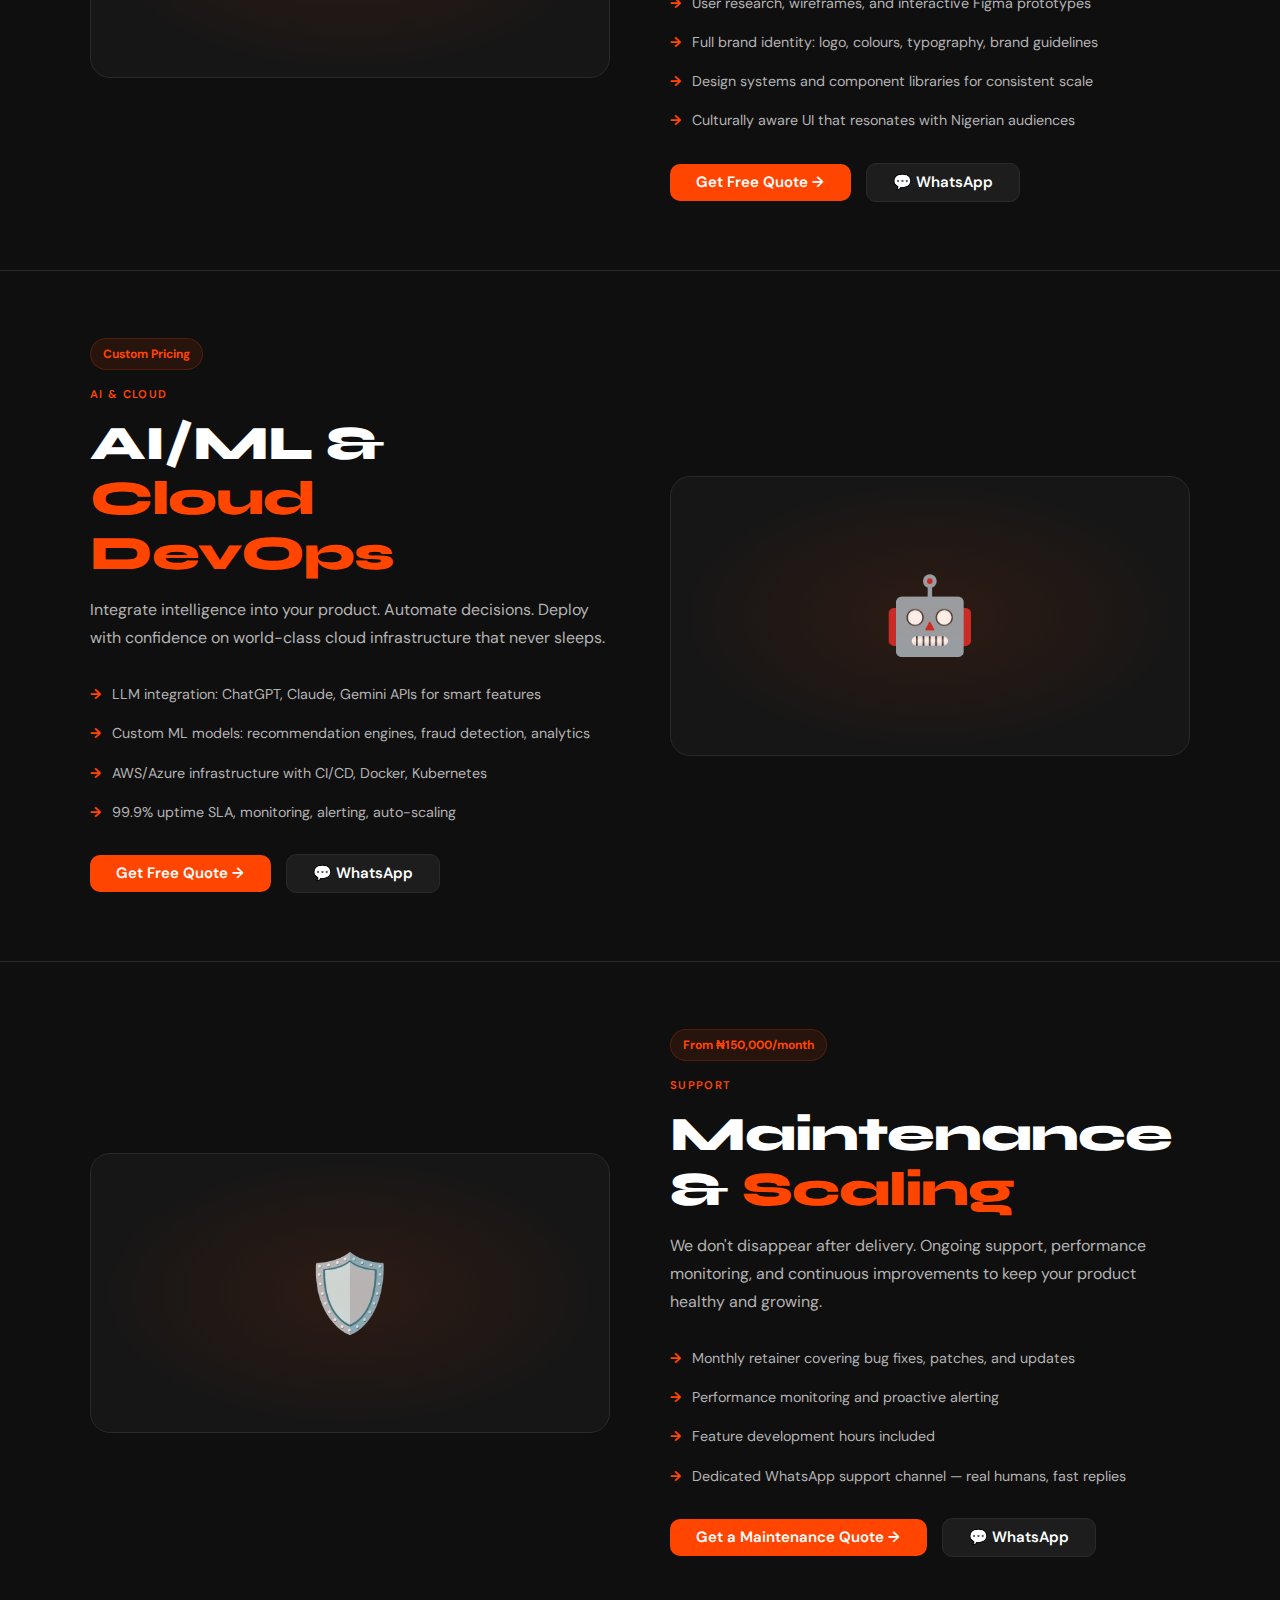
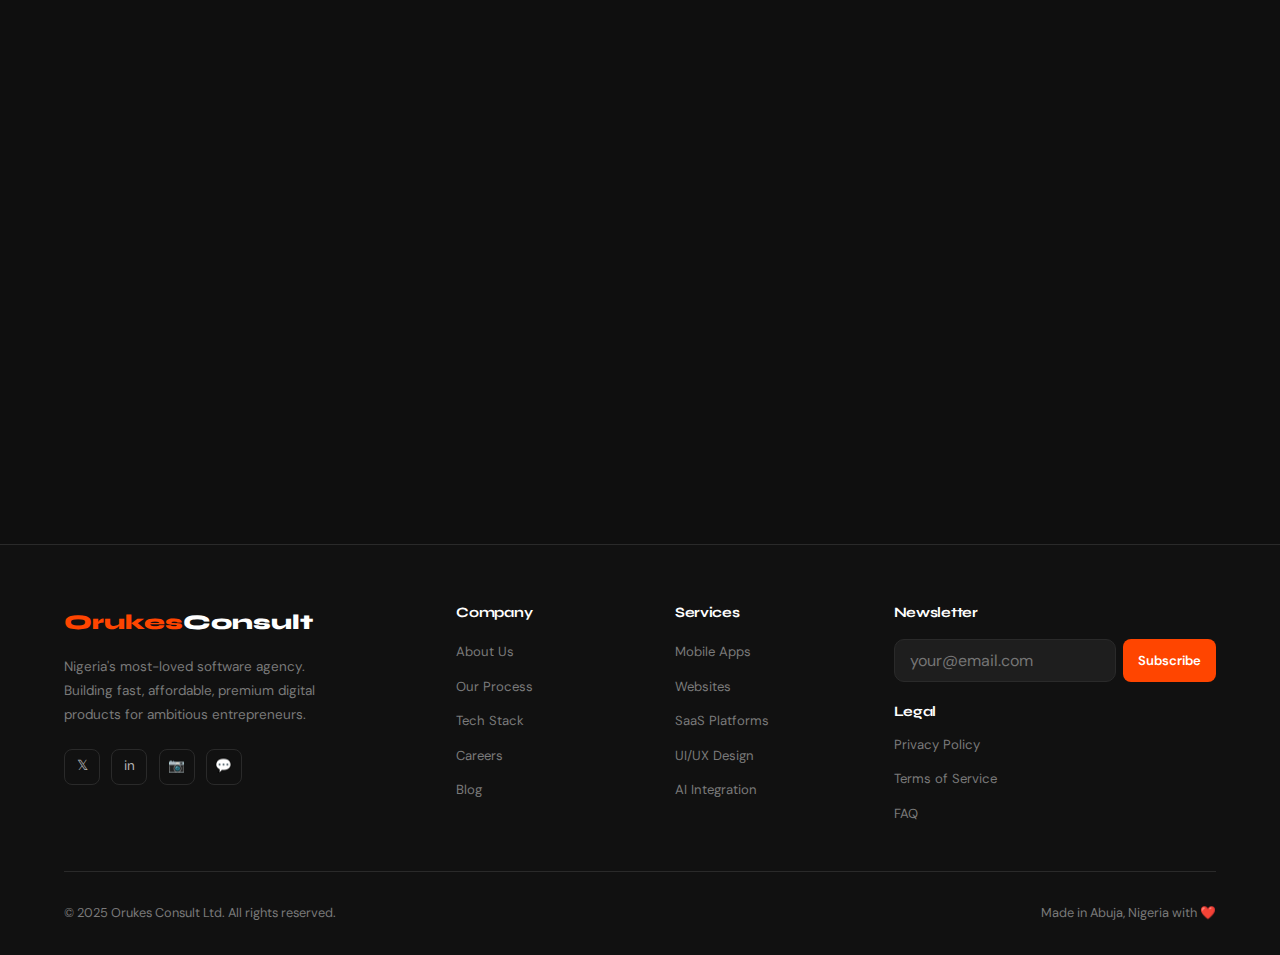
<file: orukes-consult-site/services.html>
<!DOCTYPE html>
<html lang="en">
<head>
<meta charset="UTF-8"><meta name="viewport" content="width=device-width, initial-scale=1.0">
<title>Services – Orukes Consult | Mobile Apps, Websites, SaaS Nigeria</title>
<meta name="description" content="Custom mobile apps, websites, SaaS platforms, UI/UX design, AI integrations, and DevOps by Orukes Consult in Abuja, Nigeria.">
<link rel="preconnect" href="https://fonts.googleapis.com"><link rel="preconnect" href="https://fonts.gstatic.com" crossorigin>
<link href="https://fonts.googleapis.com/css2?family=Syne:wght@400;600;700;800&family=DM+Sans:ital,wght@0,300;0,400;0,500;0,600;1,400&display=swap" rel="stylesheet">
<link rel="stylesheet" href="css/style.css">
</head>
<body>
<nav>
  <a class="nav-logo" href="index.html">Orukes<span>Consult</span></a>
  <div class="nav-links">
    <a href="index.html">Home</a><a href="services.html" class="active">Services</a><a href="portfolio.html">Portfolio</a><a href="pricing.html">Pricing</a><a href="about.html">About</a><a href="process.html">Process</a><a href="blog.html">Blog</a><a href="contact.html">Contact</a>
    <a href="contact.html" class="nav-cta">Get Free Quote</a>
  </div>
  <button class="hamburger" id="hamburger" onclick="toggleMobile()" aria-label="Open menu" aria-expanded="false"><span></span><span></span><span></span></button>
</nav>
<div class="mobile-menu" id="mobile-menu">
  <a href="index.html">Home</a><a href="services.html">Services</a><a href="portfolio.html">Portfolio</a><a href="pricing.html">Pricing</a><a href="about.html">About</a><a href="process.html">Our Process</a><a href="techstack.html">Tech Stack</a><a href="blog.html">Blog</a><a href="careers.html">Careers</a><a href="contact.html">Contact</a><a href="faq.html">FAQ</a>
  <a href="contact.html" style="color:var(--orange);font-weight:700">Get Free Quote →</a>
</div>

<section class="hero hero-short">
  <div class="adire-bg" aria-hidden="true"></div>
  <div class="hero-content hero-anim">
    <div class="hero-eyebrow">Our Services</div>
    <h1>Fast. Affordable. <span>Premium.</span></h1>
    <p>Every service designed around what Nigerian businesses actually need — speed, reliability, and deep local context.</p>
    <div class="btn-row">
      <a href="contact.html" class="btn btn-primary">Get Free Quote →</a>
      <a href="https://wa.me/2347084339472" target="_blank" rel="noopener noreferrer" class="btn btn-ghost">💬 WhatsApp Us</a>
    </div>
  </div>
</section>

<div class="service-section">
  <div class="service-inner">
    <div>
      <div class="service-price">From ₦500,000</div>
      <div class="section-label">Mobile Development</div>
      <h2 class="section-title">Custom <span>Mobile Apps</span></h2>
      <p>iOS, Android, and cross-platform apps that feel native, perform flawlessly, and make your users fall in love. Built with Flutter and React Native for speed without sacrifice.</p>
      <ul class="service-features">
        <li>iOS &amp; Android from a single codebase — faster delivery, lower cost</li>
        <li>Paystack, Flutterwave, and local payment gateway integration</li>
        <li>Offline-first architecture for Nigeria's connectivity realities</li>
        <li>App Store &amp; Google Play submission handled for you</li>
      </ul>
      <div class="btn-row">
        <a href="contact.html" class="btn btn-primary">Get Free Quote →</a>
        <a href="https://wa.me/2347084339472" target="_blank" rel="noopener noreferrer" class="btn btn-ghost">💬 WhatsApp</a>
      </div>
    </div>
    <div class="service-mockup">📱
      <div class="tech-tags"><span class="tech-tag-sm">Flutter</span><span class="tech-tag-sm">React Native</span></div>
    </div>
  </div>
</div>

<div class="service-section">
  <div class="service-inner reverse">
    <div>
      <div class="service-price">From ₦350,000</div>
      <div class="section-label">Web Development</div>
      <h2 class="section-title">Websites That <span>Convert</span></h2>
      <p>Fast-loading, beautifully designed websites that rank on Google and turn visitors into paying customers. From brochure sites to full web applications.</p>
      <ul class="service-features">
        <li>Next.js &amp; React for blazing-fast performance and SEO dominance</li>
        <li>WordPress with custom themes and plugin development</li>
        <li>Mobile-first responsive design that works on every Nigerian device</li>
        <li>Google Analytics, Search Console, and conversion tracking set up</li>
      </ul>
      <div class="btn-row">
        <a href="contact.html" class="btn btn-primary">Get Free Quote →</a>
        <a href="https://wa.me/2347084339472" target="_blank" rel="noopener noreferrer" class="btn btn-ghost">💬 WhatsApp</a>
      </div>
    </div>
    <div class="service-mockup">🌐
      <div class="tech-tags"><span class="tech-tag-sm">Next.js</span><span class="tech-tag-sm">WordPress</span></div>
    </div>
  </div>
</div>

<div class="service-section">
  <div class="service-inner">
    <div>
      <div class="service-price">From ₦1,200,000</div>
      <div class="section-label">SaaS &amp; Enterprise</div>
      <h2 class="section-title">SaaS Platforms &amp; <span>Enterprise Tools</span></h2>
      <p>Multi-tenant SaaS products and enterprise-grade internal tools that automate operations, delight users, and scale without breaking a sweat.</p>
      <ul class="service-features">
        <li>Subscription billing, usage metering, and team management</li>
        <li>Custom ERP, CRM, and workflow automation tools</li>
        <li>Role-based access, audit logs, and enterprise security standards</li>
        <li>REST &amp; GraphQL APIs, webhooks, and third-party integrations</li>
      </ul>
      <div class="btn-row">
        <a href="contact.html" class="btn btn-primary">Get Free Quote →</a>
        <a href="https://wa.me/2347084339472" target="_blank" rel="noopener noreferrer" class="btn btn-ghost">💬 WhatsApp</a>
      </div>
    </div>
    <div class="service-mockup">⚡
      <div class="tech-tags"><span class="tech-tag-sm">Node.js</span><span class="tech-tag-sm">PostgreSQL</span></div>
    </div>
  </div>
</div>

<div class="service-section">
  <div class="service-inner reverse">
    <div>
      <div class="service-price">From ₦250,000</div>
      <div class="section-label">Design</div>
      <h2 class="section-title">UI/UX &amp; <span>Branding</span></h2>
      <p>Interfaces that are not just beautiful but strategically designed to convert. Brand identities that communicate premium, trust, and authentically Nigerian energy.</p>
      <ul class="service-features">
        <li>User research, wireframes, and interactive Figma prototypes</li>
        <li>Full brand identity: logo, colours, typography, brand guidelines</li>
        <li>Design systems and component libraries for consistent scale</li>
        <li>Culturally aware UI that resonates with Nigerian audiences</li>
      </ul>
      <div class="btn-row">
        <a href="contact.html" class="btn btn-primary">Get Free Quote →</a>
        <a href="https://wa.me/2347084339472" target="_blank" rel="noopener noreferrer" class="btn btn-ghost">💬 WhatsApp</a>
      </div>
    </div>
    <div class="service-mockup">🎨</div>
  </div>
</div>

<div class="service-section">
  <div class="service-inner">
    <div>
      <div class="service-price">Custom Pricing</div>
      <div class="section-label">AI &amp; Cloud</div>
      <h2 class="section-title">AI/ML &amp; <span>Cloud DevOps</span></h2>
      <p>Integrate intelligence into your product. Automate decisions. Deploy with confidence on world-class cloud infrastructure that never sleeps.</p>
      <ul class="service-features">
        <li>LLM integration: ChatGPT, Claude, Gemini APIs for smart features</li>
        <li>Custom ML models: recommendation engines, fraud detection, analytics</li>
        <li>AWS/Azure infrastructure with CI/CD, Docker, Kubernetes</li>
        <li>99.9% uptime SLA, monitoring, alerting, auto-scaling</li>
      </ul>
      <div class="btn-row">
        <a href="contact.html" class="btn btn-primary">Get Free Quote →</a>
        <a href="https://wa.me/2347084339472" target="_blank" rel="noopener noreferrer" class="btn btn-ghost">💬 WhatsApp</a>
      </div>
    </div>
    <div class="service-mockup">🤖</div>
  </div>
</div>

<div class="service-section" style="border-bottom:none">
  <div class="service-inner reverse">
    <div>
      <div class="service-price">From ₦150,000/month</div>
      <div class="section-label">Support</div>
      <h2 class="section-title">Maintenance &amp; <span>Scaling</span></h2>
      <p>We don't disappear after delivery. Ongoing support, performance monitoring, and continuous improvements to keep your product healthy and growing.</p>
      <ul class="service-features">
        <li>Monthly retainer covering bug fixes, patches, and updates</li>
        <li>Performance monitoring and proactive alerting</li>
        <li>Feature development hours included</li>
        <li>Dedicated WhatsApp support channel — real humans, fast replies</li>
      </ul>
      <div class="btn-row">
        <a href="contact.html" class="btn btn-primary">Get a Maintenance Quote →</a>
        <a href="https://wa.me/2347084339472" target="_blank" rel="noopener noreferrer" class="btn btn-ghost">💬 WhatsApp</a>
      </div>
    </div>
    <div class="service-mockup">🛡️</div>
  </div>
</div>

<section>
  <div class="cta-banner fade-up">
    <h2>Not Sure Which Service You <span style="color:var(--orange)">Need?</span></h2>
    <p>Tell us your idea and we'll recommend the best approach. Free consultation, no strings attached.</p>
    <div class="btn-row" style="justify-content:center">
      <a href="contact.html" class="btn btn-primary">Book Free Consultation →</a>
      <a href="https://wa.me/2347084339472" target="_blank" rel="noopener noreferrer" class="btn btn-ghost">💬 WhatsApp Us</a>
    </div>
  </div>
</section>

<footer>
  <div class="footer-top">
    <div class="footer-brand"><a class="footer-logo" href="index.html">Orukes<span>Consult</span></a><p>Nigeria's most-loved software agency. Building fast, affordable, premium digital products for ambitious entrepreneurs.</p><div class="footer-social"><a href="#" class="social-btn">𝕏</a><a href="#" class="social-btn">in</a><a href="#" class="social-btn">📷</a><a href="https://wa.me/2347084339472" target="_blank" class="social-btn">💬</a></div></div>
    <div class="footer-col"><h5>Company</h5><ul><li><a href="about.html">About Us</a></li><li><a href="process.html">Our Process</a></li><li><a href="techstack.html">Tech Stack</a></li><li><a href="careers.html">Careers</a></li><li><a href="blog.html">Blog</a></li></ul></div>
    <div class="footer-col"><h5>Services</h5><ul><li><a href="services.html">Mobile Apps</a></li><li><a href="services.html">Websites</a></li><li><a href="services.html">SaaS Platforms</a></li><li><a href="services.html">UI/UX Design</a></li><li><a href="services.html">AI Integration</a></li></ul></div>
    <div class="footer-col"><h5>Newsletter</h5><div class="footer-newsletter"><input type="email" placeholder="your@email.com"><button>Subscribe</button></div><div style="margin-top:1.5rem"><h5 style="margin-bottom:.75rem">Legal</h5><ul><li><a href="privacy.html">Privacy Policy</a></li><li><a href="terms.html">Terms of Service</a></li><li><a href="faq.html">FAQ</a></li></ul></div></div>
  </div>
  <div class="footer-bottom"><p class="footer-copy">© 2025 Orukes Consult Ltd. All rights reserved.</p><p class="footer-pride">Made in Abuja, Nigeria with <span>❤️</span></p></div>
</footer>
<a id="wa-bubble" href="https://wa.me/2347084339472" target="_blank" rel="noopener noreferrer" aria-label="Chat on WhatsApp">💬<div id="wa-tooltip">Chat with us!</div></a>
<button id="back-top" onclick="window.scrollTo({top:0,behavior:'smooth'})" aria-label="Back to top">↑</button>
<div id="cookie-banner"><p>We use cookies. See our <a href="privacy.html">Privacy Policy</a>.</p><div class="cookie-btns"><button class="cookie-accept" onclick="closeCookies()">Accept All</button><button class="cookie-decline" onclick="closeCookies()">Decline</button></div></div>
<script src="js/shared.js"></script>
</body></html>
</file>
<file: orukes-consult-site/css/style.css>
@import url('https://fonts.googleapis.com/css2?family=Syne:wght@400;600;700;800&family=DM+Sans:ital,wght@0,300;0,400;0,500;0,600;1,400&display=swap');

:root {
  --bg: #0F0F0F;
  --bg2: #111111;
  --card: #161616;
  --charcoal: #1E1E1E;
  --charcoal2: #252525;
  --orange: #FF4500;
  --orange-h: #E03A00;
  --orange-glow: rgba(255,69,0,.3);
  --white: #FFFFFF;
  --grey: #B3B3B3;
  --grey2: #7A7A7A;
  --border: #2A2A2A;
  --font-h: 'Syne', sans-serif;
  --font-b: 'DM Sans', sans-serif;
  --r: 12px;
  --r2: 20px;
  --trans: .3s ease;
}

*, *::before, *::after { box-sizing: border-box; margin: 0; padding: 0; }
html { scroll-behavior: smooth; font-size: 16px; }
body {
  background: var(--bg);
  color: var(--white);
  font-family: var(--font-b);
  font-weight: 400;
  line-height: 1.7;
  overflow-x: hidden;
  -webkit-font-smoothing: antialiased;
}

/* TYPOGRAPHY */
h1, h2, h3, h4, h5 { font-family: var(--font-h); font-weight: 800; line-height: 1.15; letter-spacing: -.02em; }
h1 { font-size: clamp(2.4rem, 6vw, 5rem); }
h2 { font-size: clamp(1.8rem, 4vw, 3.2rem); }
h3 { font-size: clamp(1.2rem, 2.5vw, 1.8rem); }
h4 { font-size: 1.2rem; font-weight: 700; }
p { color: var(--grey); font-size: 1.0625rem; line-height: 1.75; }
a { text-decoration: none; color: inherit; }
img { max-width: 100%; display: block; }
ul { list-style: none; }
button, input, select, textarea { font-family: var(--font-b); }

/* NAVBAR */
nav {
  position: fixed; top: 0; left: 0; right: 0; z-index: 1000;
  background: rgba(15,15,15,.95);
  backdrop-filter: blur(20px);
  border-bottom: 1px solid var(--border);
  height: 68px;
  padding: 0 5%;
  display: flex;
  align-items: center;
  justify-content: space-between;
}
.nav-logo {
  font-family: var(--font-h);
  font-weight: 800;
  font-size: 1.4rem;
  color: var(--orange);
  letter-spacing: -.03em;
  text-decoration: none;
}
.nav-logo span { color: var(--white); }
.nav-links { display: flex; align-items: center; gap: 1.75rem; }
.nav-links a {
  color: var(--grey);
  font-size: .9rem;
  font-weight: 500;
  transition: color var(--trans);
}
.nav-links a:hover, .nav-links a.active { color: var(--white); }
.nav-cta {
  background: var(--orange) !important;
  color: var(--white) !important;
  padding: .55rem 1.3rem;
  border-radius: 8px;
  font-weight: 600 !important;
  font-size: .875rem !important;
  transition: all var(--trans) !important;
}
.nav-cta:hover {
  background: var(--orange-h) !important;
  transform: translateY(-1px);
  box-shadow: 0 4px 20px var(--orange-glow);
}
.hamburger {
  display: none;
  flex-direction: column;
  gap: 5px;
  cursor: pointer;
  padding: 4px;
  background: none;
  border: none;
}
.hamburger span { display: block; width: 24px; height: 2px; background: var(--white); border-radius: 2px; transition: var(--trans); }
.mobile-menu {
  display: none;
  position: fixed;
  top: 68px; left: 0; right: 0;
  background: rgba(15,15,15,.98);
  backdrop-filter: blur(20px);
  padding: 2rem 5%;
  border-bottom: 1px solid var(--border);
  z-index: 999;
  flex-direction: column;
  gap: 1.2rem;
}
.mobile-menu a {
  color: var(--grey);
  font-size: 1rem;
  font-weight: 500;
  padding: .5rem 0;
  border-bottom: 1px solid var(--border);
}
.mobile-menu a:last-child { border: none; }
.mobile-menu.open { display: flex; }

/* HERO */
.hero {
  position: relative;
  min-height: 88vh;
  display: flex;
  align-items: center;
  overflow: hidden;
  padding: 7rem 5% 4rem;
  margin-top: 68px;
}
.hero-short { min-height: 52vh; }
.hero::before {
  content: '';
  position: absolute; inset: 0;
  background:
    radial-gradient(ellipse 80% 60% at 60% 40%, rgba(255,69,0,.12) 0%, transparent 70%),
    radial-gradient(ellipse 60% 80% at 10% 80%, rgba(255,69,0,.07) 0%, transparent 60%);
  pointer-events: none;
}
.adire-bg {
  position: absolute; inset: 0;
  opacity: .04;
  background-image:
    repeating-linear-gradient(45deg, var(--orange) 0, var(--orange) 1px, transparent 0, transparent 50%),
    repeating-linear-gradient(-45deg, var(--orange) 0, var(--orange) 1px, transparent 0, transparent 50%);
  background-size: 30px 30px;
  pointer-events: none;
}
.hero-content { position: relative; z-index: 1; max-width: 800px; }
.hero-eyebrow {
  display: inline-flex;
  align-items: center;
  gap: .5rem;
  background: rgba(255,69,0,.1);
  border: 1px solid rgba(255,69,0,.3);
  color: var(--orange);
  padding: .35rem 1rem;
  border-radius: 100px;
  font-size: .8rem;
  font-weight: 600;
  letter-spacing: .08em;
  text-transform: uppercase;
  margin-bottom: 1.5rem;
}
.hero-eyebrow::before {
  content: '';
  width: 6px; height: 6px;
  background: var(--orange);
  border-radius: 50%;
  animation: pulse-dot 1.5s infinite;
}
.hero h1 { margin-bottom: 1.25rem; color: var(--white); }
.hero h1 span { color: var(--orange); }
.hero > .hero-content > p { font-size: 1.175rem; max-width: 560px; margin-bottom: 2.5rem; }

/* BUTTONS */
.btn-row { display: flex; flex-wrap: wrap; gap: 1rem; align-items: center; }
.btn {
  display: inline-flex; align-items: center; gap: .5rem;
  padding: .75rem 1.75rem;
  border-radius: 10px;
  font-weight: 600; font-size: 1rem;
  cursor: pointer;
  transition: all var(--trans);
  border: none; line-height: 1;
  text-decoration: none;
}
.btn-primary { background: var(--orange); color: var(--white); }
.btn-primary:hover { background: var(--orange-h); transform: translateY(-2px); box-shadow: 0 8px 30px var(--orange-glow); }
.btn-outline { background: transparent; color: var(--white); border: 1.5px solid var(--border); }
.btn-outline:hover { border-color: var(--orange); color: var(--orange); transform: translateY(-2px); }
.btn-ghost { background: rgba(255,255,255,.06); color: var(--white); border: 1px solid var(--border); }
.btn-ghost:hover { background: rgba(255,255,255,.1); transform: translateY(-2px); }
.btn-green { background: #25D366; color: var(--white); }
.btn-green:hover { background: #1da851; transform: translateY(-2px); box-shadow: 0 8px 30px rgba(37,211,102,.3); }
.wa-badge { display: inline-flex; align-items: center; gap: .4rem; font-size: .75rem; color: var(--grey2); margin-top: .5rem; }
.wa-dot { width: 6px; height: 6px; background: #25D366; border-radius: 50%; animation: pulse-dot 1.2s infinite; }

/* SECTIONS */
section { padding: 5rem 5%; }
.section-label {
  font-size: .75rem; font-weight: 600;
  letter-spacing: .12em; text-transform: uppercase;
  color: var(--orange); margin-bottom: .8rem;
}
.section-title { font-family: var(--font-h); font-weight: 800; color: var(--white); margin-bottom: 1rem; }
.section-title span { color: var(--orange); }
.section-sub { color: var(--grey); max-width: 560px; font-size: 1.05rem; }
.section-head { margin-bottom: 3.5rem; }
.section-head.center { text-align: center; }
.section-head.center .section-sub { margin: 0 auto; }
.bg-alt { background: rgba(255,255,255,.015); border-top: 1px solid var(--border); border-bottom: 1px solid var(--border); }
.container { max-width: 1200px; margin: 0 auto; }

/* CARDS */
.cards-grid { display: grid; grid-template-columns: repeat(auto-fill, minmax(260px, 1fr)); gap: 1.5rem; }
.card {
  background: var(--card);
  border: 1px solid var(--border);
  border-radius: var(--r2);
  padding: 2rem;
  transition: all var(--trans);
  position: relative;
  overflow: hidden;
}
.card::before {
  content: '';
  position: absolute; inset: 0;
  background: radial-gradient(circle at 0% 100%, var(--orange-glow) 0%, transparent 60%);
  opacity: 0; transition: opacity var(--trans);
}
.card:hover { transform: scale(1.03); border-color: rgba(255,69,0,.4); box-shadow: 0 8px 40px rgba(255,69,0,.15); }
.card:hover::before { opacity: 1; }
.card-icon {
  width: 52px; height: 52px;
  background: rgba(255,69,0,.1);
  border: 1px solid rgba(255,69,0,.2);
  border-radius: 12px;
  display: flex; align-items: center; justify-content: center;
  font-size: 1.5rem; margin-bottom: 1.25rem;
  transition: all var(--trans);
}
.card:hover .card-icon { background: rgba(255,69,0,.2); border-color: var(--orange); box-shadow: 0 0 20px var(--orange-glow); }
.card h4 { color: var(--white); margin-bottom: .5rem; }
.card p { font-size: .925rem; color: var(--grey); }

/* STATS */
.stats-row { display: grid; grid-template-columns: repeat(auto-fit, minmax(180px, 1fr)); gap: 1.5rem; }
.stat-box { background: var(--card); border: 1px solid var(--border); border-radius: var(--r2); padding: 2rem; text-align: center; }
.stat-num { font-family: var(--font-h); font-size: 2.8rem; font-weight: 800; color: var(--orange); line-height: 1; margin-bottom: .4rem; }
.stat-label { color: var(--grey2); font-size: .875rem; font-weight: 500; }

/* CTA BANNER */
.cta-banner {
  background: linear-gradient(135deg, rgba(255,69,0,.15) 0%, rgba(255,69,0,.05) 100%);
  border: 1px solid rgba(255,69,0,.25);
  border-radius: var(--r2);
  padding: 4rem;
  text-align: center;
  position: relative;
  overflow: hidden;
}
.cta-banner::before {
  content: '';
  position: absolute; inset: 0;
  background: repeating-linear-gradient(45deg, transparent, transparent 20px, rgba(255,69,0,.03) 20px, rgba(255,69,0,.03) 21px);
}
.cta-banner > * { position: relative; z-index: 1; }
.cta-banner h2 { margin-bottom: .75rem; }
.cta-banner p { margin-bottom: 2rem; max-width: 480px; margin-left: auto; margin-right: auto; }

/* TESTIMONIALS */
.testimonials-track {
  display: flex; gap: 1.5rem;
  overflow-x: auto;
  padding-bottom: 1rem;
  scroll-snap-type: x mandatory;
  -ms-overflow-style: none; scrollbar-width: none;
}
.testimonials-track::-webkit-scrollbar { display: none; }
.testimonial {
  background: var(--card);
  border: 1px solid var(--border);
  border-radius: var(--r2);
  padding: 2rem;
  min-width: 320px;
  scroll-snap-align: start;
  flex-shrink: 0;
}
.testimonial-stars { color: var(--orange); font-size: 1rem; margin-bottom: 1rem; letter-spacing: 2px; }
.testimonial p { font-size: .95rem; color: var(--grey); margin-bottom: 1.25rem; font-style: italic; }
.testimonial-author { display: flex; align-items: center; gap: .75rem; }
.testimonial-avatar {
  width: 42px; height: 42px; border-radius: 50%;
  background: linear-gradient(135deg, var(--orange), #ff8c00);
  display: flex; align-items: center; justify-content: center;
  font-weight: 700; font-family: var(--font-h); color: var(--white); font-size: .9rem; flex-shrink: 0;
}
.testimonial-name { font-weight: 600; font-size: .9rem; color: var(--white); }
.testimonial-title { font-size: .8rem; color: var(--grey2); }

/* PRICING */
.pricing-grid { display: grid; grid-template-columns: repeat(auto-fit, minmax(280px, 1fr)); gap: 1.5rem; margin-top: 2rem; }
.pricing-card {
  background: var(--card);
  border: 1px solid var(--border);
  border-radius: var(--r2);
  padding: 2.25rem;
  position: relative;
  transition: all var(--trans);
}
.pricing-card:hover { transform: translateY(-4px); box-shadow: 0 12px 40px rgba(0,0,0,.4); }
.pricing-card.featured {
  border-color: var(--orange);
  background: linear-gradient(160deg, rgba(255,69,0,.08) 0%, var(--card) 60%);
}
.pricing-card.featured::before {
  content: 'Most Popular';
  position: absolute; top: -14px; left: 50%; transform: translateX(-50%);
  background: var(--orange); color: var(--white);
  padding: .3rem 1rem; border-radius: 100px;
  font-size: .75rem; font-weight: 700; letter-spacing: .05em;
}
.pricing-tier { font-size: .8rem; font-weight: 700; letter-spacing: .1em; text-transform: uppercase; color: var(--orange); margin-bottom: .75rem; }
.pricing-price { font-family: var(--font-h); font-size: 2.2rem; font-weight: 800; color: var(--white); margin-bottom: .25rem; }
.pricing-sub { font-size: .875rem; color: var(--grey2); margin-bottom: 1.75rem; }
.pricing-features { margin-bottom: 2rem; }
.pricing-features li {
  display: flex; align-items: flex-start; gap: .6rem;
  color: var(--grey); font-size: .9rem;
  padding: .35rem 0;
  border-bottom: 1px solid rgba(255,255,255,.04);
}
.pricing-features li::before { content: '✓'; color: var(--orange); font-weight: 700; flex-shrink: 0; margin-top: .1rem; }

/* ACCORDION */
.accordion { border-top: 1px solid var(--border); }
.acc-item { border-bottom: 1px solid var(--border); }
.acc-trigger {
  width: 100%; background: none; border: none;
  padding: 1.4rem 0;
  display: flex; justify-content: space-between; align-items: center;
  cursor: pointer; text-align: left;
  color: var(--white);
  font-family: var(--font-h); font-size: 1rem; font-weight: 600;
  transition: color var(--trans);
}
.acc-trigger:hover { color: var(--orange); }
.acc-icon {
  width: 24px; height: 24px;
  background: rgba(255,69,0,.1);
  border: 1px solid rgba(255,69,0,.2);
  border-radius: 50%;
  display: flex; align-items: center; justify-content: center;
  flex-shrink: 0; transition: all var(--trans); font-size: .75rem; color: var(--orange);
  font-style: normal;
}
.acc-trigger.open .acc-icon { background: var(--orange); border-color: var(--orange); color: var(--white); transform: rotate(45deg); }
.acc-body { display: none; padding-bottom: 1.5rem; color: var(--grey); font-size: .95rem; line-height: 1.8; }
.acc-body.open { display: block; }

/* PROCESS */
.process-steps { display: grid; grid-template-columns: repeat(auto-fill, minmax(260px, 1fr)); gap: 1.5rem; }
.step-card {
  background: var(--card); border: 1px solid var(--border);
  border-radius: var(--r2); padding: 2rem;
  position: relative; transition: all var(--trans);
}
.step-card:hover { border-color: rgba(255,69,0,.4); transform: translateY(-4px); }
.step-num {
  font-family: var(--font-h); font-size: 4rem; font-weight: 800;
  color: rgba(255,69,0,.12); position: absolute; top: 1rem; right: 1.5rem; line-height: 1;
}
.step-icon { font-size: 2rem; margin-bottom: 1rem; }
.step-card h4 { color: var(--white); margin-bottom: .5rem; }

/* TECH GRID */
.tech-grid { display: grid; grid-template-columns: repeat(auto-fill, minmax(120px, 1fr)); gap: 1rem; margin-top: 1.5rem; }
.tech-item {
  background: var(--card); border: 1px solid var(--border);
  border-radius: var(--r); padding: 1.25rem 1rem;
  text-align: center; transition: all var(--trans); cursor: default;
}
.tech-item:hover { border-color: var(--orange); transform: translateY(-3px); box-shadow: 0 6px 24px rgba(255,69,0,.15); }
.tech-icon { font-size: 2rem; margin-bottom: .5rem; display: block; }
.tech-name { font-size: .8rem; font-weight: 600; color: var(--grey); }
.tech-category { font-size: .75rem; font-weight: 700; letter-spacing: .1em; text-transform: uppercase; color: var(--orange); margin: 2rem 0 1rem; }

/* BLOG */
.blog-grid { display: grid; grid-template-columns: repeat(auto-fill, minmax(300px, 1fr)); gap: 1.5rem; }
.blog-card { background: var(--card); border: 1px solid var(--border); border-radius: var(--r2); overflow: hidden; transition: all var(--trans); }
.blog-card:hover { transform: translateY(-4px); border-color: rgba(255,69,0,.3); box-shadow: 0 12px 40px rgba(0,0,0,.4); }
.blog-img { height: 180px; display: flex; align-items: center; justify-content: center; font-size: 3rem; position: relative; overflow: hidden; }
.blog-cat {
  position: absolute; top: .75rem; left: .75rem;
  background: var(--orange); color: var(--white);
  padding: .2rem .6rem; border-radius: 100px;
  font-size: .7rem; font-weight: 700; letter-spacing: .05em;
}
.blog-content { padding: 1.5rem; }
.blog-meta { font-size: .8rem; color: var(--grey2); margin-bottom: .75rem; }
.blog-content h4 { color: var(--white); margin-bottom: .5rem; font-size: 1.05rem; }
.blog-content p { font-size: .88rem; margin-bottom: 1rem; }
.read-more { color: var(--orange); font-size: .875rem; font-weight: 600; display: inline-flex; align-items: center; gap: .3rem; transition: gap var(--trans); }
.read-more:hover { gap: .6rem; }

/* PORTFOLIO */
.portfolio-filters { display: flex; flex-wrap: wrap; gap: .75rem; margin-bottom: 2rem; }
.filter-btn {
  background: var(--card); border: 1px solid var(--border);
  color: var(--grey); padding: .45rem 1.1rem;
  border-radius: 100px; font-size: .85rem; font-weight: 500;
  cursor: pointer; transition: all var(--trans);
}
.filter-btn.active, .filter-btn:hover { background: var(--orange); border-color: var(--orange); color: var(--white); }
.portfolio-grid { display: grid; grid-template-columns: repeat(auto-fill, minmax(290px, 1fr)); gap: 1.5rem; }
.portfolio-card { background: var(--card); border: 1px solid var(--border); border-radius: var(--r2); overflow: hidden; transition: all var(--trans); }
.portfolio-card:hover { transform: scale(1.025); border-color: rgba(255,69,0,.4); box-shadow: 0 12px 40px rgba(0,0,0,.5); }
.portfolio-thumb { height: 200px; display: flex; align-items: center; justify-content: center; font-size: 3.5rem; position: relative; }
.portfolio-badge {
  position: absolute; bottom: .75rem; left: .75rem;
  background: rgba(15,15,15,.85); border: 1px solid var(--border);
  color: var(--grey); padding: .25rem .7rem;
  border-radius: 100px; font-size: .72rem; font-weight: 600;
  backdrop-filter: blur(10px);
}
.portfolio-info { padding: 1.5rem; }
.portfolio-info h4 { color: var(--white); margin-bottom: .4rem; }
.portfolio-info p { font-size: .875rem; margin-bottom: 1rem; }

/* FORM */
.form-grid { display: grid; grid-template-columns: 1fr 1fr; gap: 1.25rem; }
.form-group { display: flex; flex-direction: column; gap: .4rem; }
.form-group.full { grid-column: 1 / -1; }
.form-group label { font-size: .875rem; font-weight: 500; color: var(--grey); }
.form-group input,
.form-group select,
.form-group textarea {
  background: var(--charcoal2); border: 1px solid var(--border);
  border-radius: 10px; padding: .85rem 1rem;
  color: var(--white); font-size: .95rem;
  font-family: var(--font-b); transition: border-color var(--trans);
}
.form-group input:focus,
.form-group select:focus,
.form-group textarea:focus { outline: none; border-color: var(--orange); box-shadow: 0 0 0 3px rgba(255,69,0,.1); }
.form-group select option { background: var(--charcoal); }
.form-group textarea { resize: vertical; min-height: 130px; }

/* TEAM */
.team-grid { display: grid; grid-template-columns: repeat(auto-fill, minmax(220px, 1fr)); gap: 1.5rem; }
.team-card {
  background: var(--card); border: 1px solid var(--border);
  border-radius: var(--r2); padding: 2rem; text-align: center;
  transition: all var(--trans);
}
.team-card:hover { border-color: rgba(255,69,0,.3); transform: translateY(-4px); }
.team-avatar {
  width: 80px; height: 80px; border-radius: 50%;
  margin: 0 auto 1rem;
  display: flex; align-items: center; justify-content: center;
  font-size: 2rem; font-weight: 800; font-family: var(--font-h); color: var(--white);
}
.team-card h4 { color: var(--white); margin-bottom: .25rem; }
.team-role { font-size: .85rem; color: var(--orange); font-weight: 500; margin-bottom: .5rem; }
.team-card p { font-size: .85rem; color: var(--grey2); }

/* JOB CARDS */
.job-grid { display: grid; gap: 1rem; }
.job-card {
  background: var(--card); border: 1px solid var(--border);
  border-radius: var(--r2); padding: 1.75rem;
  display: flex; align-items: center; justify-content: space-between; gap: 2rem;
  transition: all var(--trans);
}
.job-card:hover { border-color: rgba(255,69,0,.3); transform: translateX(4px); }
.job-info h4 { color: var(--white); margin-bottom: .4rem; }
.job-tags { display: flex; flex-wrap: wrap; gap: .5rem; margin-top: .6rem; }
.job-tag {
  background: rgba(255,69,0,.1); border: 1px solid rgba(255,69,0,.2);
  color: var(--orange); padding: .2rem .65rem;
  border-radius: 100px; font-size: .75rem; font-weight: 600;
}

/* SERVICE */
.service-section { padding: 4.5rem 5%; border-bottom: 1px solid var(--border); }
.service-inner { display: grid; grid-template-columns: 1fr 1fr; gap: 4rem; align-items: center; max-width: 1100px; margin: 0 auto; }
.service-inner.reverse { direction: rtl; }
.service-inner.reverse > * { direction: ltr; }
.service-features { margin: 1.5rem 0; }
.service-features li { display: flex; align-items: flex-start; gap: .75rem; color: var(--grey); padding: .5rem 0; font-size: .95rem; }
.service-features li::before { content: '→'; color: var(--orange); font-weight: 700; flex-shrink: 0; }
.service-mockup {
  background: var(--card); border: 1px solid var(--border);
  border-radius: var(--r2); padding: 3rem;
  display: flex; align-items: center; justify-content: center;
  font-size: 5rem; min-height: 280px;
  position: relative; overflow: hidden;
}
.service-mockup::before {
  content: '';
  position: absolute; inset: 0;
  background: radial-gradient(ellipse at center, rgba(255,69,0,.1) 0%, transparent 70%);
}
.service-mockup .tech-tags { position: absolute; bottom: 1.5rem; left: 50%; transform: translateX(-50%); display: flex; gap: .5rem; }
.service-price {
  display: inline-block;
  background: rgba(255,69,0,.1); border: 1px solid rgba(255,69,0,.2);
  color: var(--orange); padding: .3rem .8rem;
  border-radius: 100px; font-size: .8rem; font-weight: 700; margin-bottom: 1rem;
}
.tech-tag-sm {
  background: var(--charcoal); border: 1px solid var(--border);
  color: var(--grey2); padding: .2rem .6rem;
  border-radius: 6px; font-size: .75rem;
}

/* LEGAL */
.legal-wrap { max-width: 800px; margin: 0 auto; padding: 0 5% 4rem; }
.legal-wrap h2 { font-size: 1.5rem; color: var(--orange); margin: 2.5rem 0 1rem; font-family: var(--font-h); }
.legal-wrap h3 { font-size: 1.1rem; color: var(--white); margin: 1.5rem 0 .75rem; font-family: var(--font-h); }
.legal-wrap p { margin-bottom: 1rem; font-size: .95rem; }
.legal-wrap ul { padding-left: 1.5rem; margin-bottom: 1rem; }
.legal-wrap ul li { color: var(--grey); font-size: .95rem; margin-bottom: .4rem; list-style: disc; }

/* FOOTER */
footer { background: var(--bg2); border-top: 1px solid var(--border); padding: 4rem 5% 2rem; }
.footer-top { display: grid; grid-template-columns: 2fr 1fr 1fr 1fr; gap: 3rem; margin-bottom: 3rem; }
.footer-brand .footer-logo { font-family: var(--font-h); font-weight: 800; font-size: 1.4rem; color: var(--orange); display: inline-block; margin-bottom: 1rem; text-decoration: none; }
.footer-brand .footer-logo span { color: var(--white); }
.footer-brand p { font-size: .9rem; color: var(--grey2); max-width: 280px; margin-bottom: 1.5rem; }
.footer-social { display: flex; gap: .75rem; }
.social-btn {
  width: 36px; height: 36px;
  border: 1px solid var(--border); border-radius: 8px;
  display: flex; align-items: center; justify-content: center;
  font-size: .9rem; color: var(--grey);
  transition: all var(--trans); text-decoration: none;
}
.social-btn:hover { border-color: var(--orange); color: var(--orange); background: rgba(255,69,0,.08); }
.footer-col h5 { font-family: var(--font-h); font-size: .95rem; font-weight: 700; color: var(--white); margin-bottom: 1.2rem; }
.footer-col ul { display: flex; flex-direction: column; gap: .6rem; }
.footer-col ul li a { color: var(--grey2); font-size: .875rem; transition: color var(--trans); }
.footer-col ul li a:hover { color: var(--orange); }
.footer-newsletter { display: flex; gap: .5rem; margin-top: 1rem; }
.footer-newsletter input {
  flex: 1; background: var(--charcoal);
  border: 1px solid var(--border); border-radius: 8px;
  padding: .65rem 1rem; color: var(--white);
  font-family: var(--font-b); font-size: .875rem;
}
.footer-newsletter input:focus { outline: none; border-color: var(--orange); }
.footer-newsletter button {
  background: var(--orange); color: var(--white);
  border: none; border-radius: 8px;
  padding: .65rem 1rem; font-weight: 600; cursor: pointer;
  font-size: .875rem; transition: background var(--trans); white-space: nowrap;
}
.footer-newsletter button:hover { background: var(--orange-h); }
.footer-bottom {
  border-top: 1px solid var(--border); padding-top: 2rem;
  display: flex; justify-content: space-between; align-items: center; flex-wrap: wrap; gap: 1rem;
}
.footer-copy { color: var(--grey2); font-size: .85rem; }
.footer-pride { color: var(--grey2); font-size: .85rem; }
.footer-pride span { color: var(--orange); }

/* WHATSAPP BUBBLE */
#wa-bubble {
  position: fixed; bottom: 2rem; right: 2rem; z-index: 999;
  width: 58px; height: 58px; background: #25D366;
  border-radius: 50%; display: flex; align-items: center; justify-content: center;
  font-size: 1.6rem; cursor: pointer;
  box-shadow: 0 4px 24px rgba(37,211,102,.4);
  animation: wa-pulse 2s infinite; transition: transform var(--trans); text-decoration: none;
}
#wa-bubble:hover { transform: scale(1.12); animation: none; box-shadow: 0 6px 32px rgba(37,211,102,.6); }
#wa-tooltip {
  position: absolute; right: 70px;
  background: var(--charcoal); color: var(--white);
  padding: .4rem .8rem; border-radius: 8px;
  font-size: .8rem; font-weight: 500; white-space: nowrap;
  opacity: 0; transition: opacity var(--trans); pointer-events: none;
  border: 1px solid var(--border);
}
#wa-bubble:hover #wa-tooltip { opacity: 1; }

/* BACK TO TOP */
#back-top {
  position: fixed; bottom: 2rem; left: 2rem; z-index: 999;
  width: 42px; height: 42px;
  background: var(--charcoal); border: 1px solid var(--border);
  border-radius: 10px; display: none; align-items: center; justify-content: center;
  cursor: pointer; color: var(--orange); font-size: 1.2rem;
  transition: all var(--trans);
}
#back-top.show { display: flex; }
#back-top:hover { background: var(--orange); color: var(--white); border-color: var(--orange); }

/* COOKIE */
#cookie-banner {
  position: fixed; bottom: 0; left: 0; right: 0; z-index: 2000;
  background: rgba(30,30,30,.97); backdrop-filter: blur(16px);
  border-top: 1px solid var(--border);
  padding: 1.25rem 5%;
  display: flex; align-items: center; justify-content: space-between; flex-wrap: wrap; gap: 1rem;
}
#cookie-banner p { color: var(--grey); font-size: .875rem; flex: 1; min-width: 200px; }
#cookie-banner p a { color: var(--orange); }
.cookie-btns { display: flex; gap: .75rem; }
.cookie-accept {
  background: var(--orange); color: var(--white); border: none;
  padding: .5rem 1.25rem; border-radius: 8px;
  cursor: pointer; font-weight: 600; font-size: .875rem; transition: background var(--trans);
}
.cookie-accept:hover { background: var(--orange-h); }
.cookie-decline {
  background: none; color: var(--grey2);
  border: 1px solid var(--border); padding: .5rem 1.25rem;
  border-radius: 8px; cursor: pointer; font-size: .875rem; transition: all var(--trans);
}
.cookie-decline:hover { border-color: var(--grey2); color: var(--white); }

/* ANIMATIONS */
@keyframes pulse-dot { 0%,100%{opacity:1;transform:scale(1)} 50%{opacity:.6;transform:scale(.8)} }
@keyframes wa-pulse { 0%,100%{box-shadow:0 0 0 0 rgba(37,211,102,.5)} 50%{box-shadow:0 0 0 12px rgba(37,211,102,0)} }
@keyframes fadeInUp { from{opacity:0;transform:translateY(30px)} to{opacity:1;transform:translateY(0)} }
.fade-up { opacity: 0; transform: translateY(30px); transition: opacity .6s ease, transform .6s ease; }
.fade-up.visible { opacity: 1; transform: none; }
.hero-anim { animation: fadeInUp .8s ease both; }

/* TWO COL */
.two-col { display: grid; grid-template-columns: 1fr 1fr; gap: 4rem; align-items: center; }

/* TAG */
.tag {
  display: inline-flex; align-items: center; gap: .35rem;
  background: rgba(255,69,0,.08); border: 1px solid rgba(255,69,0,.2);
  color: var(--orange); padding: .25rem .7rem;
  border-radius: 100px; font-size: .75rem; font-weight: 600;
}

/* NOT FOUND */
.not-found {
  min-height: calc(100vh - 68px);
  display: flex; align-items: center; justify-content: center;
  text-align: center; padding: 4rem 5%;
  position: relative; overflow: hidden;
}

/* ============================================================
   RESPONSIVE — Mobile First, iPad, all screen sizes
   Breakpoints:
     xs:  320px  (small Android phones)
     sm:  480px  (larger phones, landscape)
     md:  768px  (iPad mini / tablets portrait)
     lg:  1024px (iPad Pro / tablets landscape)
     xl:  1280px (small laptops)
   ============================================================ */

/* ── Base mobile touch improvements ── */
html {
  -webkit-text-size-adjust: 100%;   /* prevent iOS font inflation */
  text-size-adjust: 100%;
}
body {
  -webkit-overflow-scrolling: touch; /* smooth momentum scroll iOS */
}
* {
  -webkit-tap-highlight-color: transparent; /* remove tap flash on iOS */
}
input, select, textarea, button {
  -webkit-appearance: none;          /* consistent iOS form styling */
  border-radius: 0;
}
input, select, textarea {
  border-radius: 10px !important;    /* re-add our radius after reset */
  font-size: 16px !important;        /* prevent iOS auto-zoom on focus */
}
a, button { touch-action: manipulation; } /* faster tap response */
img { -webkit-user-drag: none; user-select: none; }

/* ── Large tablets / small laptops (≤ 1280px) ── */
@media (max-width: 1280px) {
  html { font-size: 15px; }
  .hero-content { max-width: 700px; }
}

/* ── iPad Pro landscape / laptops (≤ 1024px) ── */
@media (max-width: 1024px) {
  html { font-size: 15px; }

  /* Layout collapses */
  .footer-top { grid-template-columns: 1fr 1fr; gap: 2rem; }
  .two-col { grid-template-columns: 1fr; gap: 2.5rem; }
  .service-inner { grid-template-columns: 1fr; gap: 2rem; }
  .service-inner.reverse { direction: ltr; }

  /* Cards */
  .cards-grid { grid-template-columns: repeat(auto-fill, minmax(220px, 1fr)); }
  .portfolio-grid { grid-template-columns: repeat(auto-fill, minmax(260px, 1fr)); }
  .blog-grid { grid-template-columns: repeat(auto-fill, minmax(260px, 1fr)); }
  .team-grid { grid-template-columns: repeat(auto-fill, minmax(200px, 1fr)); }

  /* Nav */
  .nav-links { gap: 1.2rem; }
  .nav-links a { font-size: .825rem; }

  /* Sections */
  section { padding: 4rem 4%; }
}

/* ── iPad mini portrait / large phones (≤ 768px) ── */
@media (max-width: 768px) {
  html { font-size: 14px; }

  /* ─ Navbar ─ */
  .nav-links { display: none; }
  .hamburger { display: flex; }
  nav { padding: 0 4%; height: 62px; }

  /* ─ Mobile menu ─ */
  .mobile-menu { top: 62px; padding: 1.5rem 4%; gap: 0; }
  .mobile-menu a {
    padding: .85rem 0;
    font-size: 1rem;
    border-bottom: 1px solid var(--border);
  }
  .mobile-menu a:last-child { border-bottom: none; margin-top: .5rem; }

  /* ─ Hero ─ */
  .hero { min-height: 85vh; padding: 5rem 4% 3rem; margin-top: 62px; }
  .hero-short { min-height: 50vh; padding: 4rem 4% 2.5rem; }
  .hero h1 { font-size: clamp(2rem, 8vw, 3rem); }
  .hero > .hero-content > p { font-size: 1rem; }

  /* ─ Sections ─ */
  section { padding: 3rem 4%; }
  .section-title { font-size: clamp(1.6rem, 5.5vw, 2.4rem); }

  /* ─ Buttons ─ */
  .btn { padding: .7rem 1.4rem; font-size: .95rem; }
  .btn-row { flex-wrap: wrap; gap: .75rem; }

  /* ─ Grids ─ */
  .cards-grid { grid-template-columns: 1fr 1fr; gap: 1rem; }
  .stats-row { grid-template-columns: 1fr 1fr; gap: 1rem; }
  .portfolio-grid { grid-template-columns: 1fr 1fr; gap: 1rem; }
  .blog-grid { grid-template-columns: 1fr; }
  .team-grid { grid-template-columns: 1fr 1fr; gap: 1rem; }
  .pricing-grid { grid-template-columns: 1fr; gap: 1.25rem; }
  .process-steps { grid-template-columns: 1fr 1fr; gap: 1rem; }
  .tech-grid { grid-template-columns: repeat(4, 1fr); gap: .75rem; }
  .footer-top { grid-template-columns: 1fr; gap: 2rem; }
  .footer-bottom { flex-direction: column; text-align: center; gap: .5rem; }

  /* ─ Cards ─ */
  .card { padding: 1.5rem; }
  .stat-box { padding: 1.5rem 1rem; }
  .stat-num { font-size: 2.2rem; }

  /* ─ Forms ─ */
  .form-grid { grid-template-columns: 1fr; gap: 1rem; }
  .form-group.full { grid-column: unset; }
  .form-group input,
  .form-group select,
  .form-group textarea { padding: .9rem 1rem; }

  /* ─ Services ─ */
  .service-section { padding: 3rem 4%; }
  .service-inner { gap: 1.5rem; }
  .service-mockup { min-height: 200px; padding: 2rem; font-size: 4rem; }

  /* ─ Jobs ─ */
  .job-card { flex-direction: column; align-items: flex-start; gap: 1rem; }

  /* ─ CTA Banner ─ */
  .cta-banner { padding: 2.5rem 1.5rem; }
  .cta-banner h2 { font-size: clamp(1.5rem, 5vw, 2rem); }

  /* ─ Testimonials ─ */
  .testimonial { min-width: 280px; padding: 1.5rem; }

  /* ─ Footer ─ */
  footer { padding: 3rem 4% 1.5rem; }
  .footer-brand p { max-width: 100%; }
  .footer-newsletter { flex-direction: column; }
  .footer-newsletter input,
  .footer-newsletter button { width: 100%; }

  /* ─ Floating elements ─ */
  #wa-bubble { bottom: 1.25rem; right: 1.25rem; width: 52px; height: 52px; font-size: 1.4rem; }
  #back-top { bottom: 1.25rem; left: 1.25rem; width: 38px; height: 38px; font-size: 1rem; }

  /* ─ Cookie banner ─ */
  #cookie-banner { flex-direction: column; gap: .75rem; padding: 1.25rem 4%; }
  #cookie-banner p { font-size: .825rem; }
  .cookie-btns { width: 100%; display: grid; grid-template-columns: 1fr 1fr; gap: .5rem; }
  .cookie-accept, .cookie-decline { width: 100%; text-align: center; }

  /* ─ Breadcrumb ─ */
  nav[aria-label="Breadcrumb"] { padding: .75rem 4%; font-size: .75rem; }

  /* ─ 404 page ─ */
  .not-found { padding: 3rem 4%; }

  /* ─ Legal pages ─ */
  .legal-wrap { padding: 0 4% 3rem; }
}

/* ── Tablets in landscape / iPad Air (768px–1024px) ── */
@media (min-width: 769px) and (max-width: 1024px) {
  .cards-grid { grid-template-columns: repeat(3, 1fr); }
  .portfolio-grid { grid-template-columns: repeat(2, 1fr); }
  .team-grid { grid-template-columns: repeat(3, 1fr); }
  .process-steps { grid-template-columns: repeat(3, 1fr); }
  .stats-row { grid-template-columns: repeat(4, 1fr); }
}

/* ── Standard phones (≤ 480px) ── */
@media (max-width: 480px) {
  html { font-size: 14px; }

  /* Typography */
  h1 { font-size: clamp(1.8rem, 9vw, 2.5rem) !important; }
  h2 { font-size: clamp(1.5rem, 7vw, 2rem) !important; }

  /* Layout */
  .btn-row { flex-direction: column; align-items: stretch; }
  .btn-row .btn { justify-content: center; width: 100%; }
  .btn-row > div { width: 100%; }
  .btn-row > div .btn { width: 100%; justify-content: center; }

  /* Grids */
  .cards-grid { grid-template-columns: 1fr; }
  .stats-row { grid-template-columns: 1fr 1fr; }
  .portfolio-grid { grid-template-columns: 1fr; }
  .team-grid { grid-template-columns: 1fr 1fr; }
  .process-steps { grid-template-columns: 1fr; }
  .tech-grid { grid-template-columns: repeat(3, 1fr); }
  .pricing-grid { grid-template-columns: 1fr; }
  .blog-grid { grid-template-columns: 1fr; }

  /* Hero stats widget */
  .hero > div[style*="bottom:2.5rem"] { 
    display: none !important; 
  }

  /* Card adjustments */
  .card { padding: 1.25rem; }
  .card-icon { width: 44px; height: 44px; font-size: 1.25rem; }

  /* Pricing */
  .pricing-card { padding: 1.75rem 1.25rem; }
  .pricing-card.featured::before { font-size: .7rem; }

  /* Portfolio */
  .portfolio-thumb { height: 160px; font-size: 3rem; }

  /* Blog */
  .blog-img { height: 150px; font-size: 2.5rem; }

  /* Service */
  .service-mockup { min-height: 160px; font-size: 3rem; }

  /* Team */
  .team-avatar { width: 64px; height: 64px; font-size: 1.5rem; }

  /* CTA Banner */
  .cta-banner { padding: 2rem 1.25rem; border-radius: 14px; }

  /* Contact 2-col */
  .two-col { gap: 2rem; }

  /* Testimonials */
  .testimonials-track { padding-bottom: .5rem; }
  .testimonial { min-width: 260px; }

  /* Footer */
  .footer-copy { font-size: .75rem; text-align: center; }
  .footer-pride { font-size: .75rem; }

  /* Cookie */
  #cookie-banner { padding: 1rem 4%; }
}

/* ── Very small phones (≤ 375px — iPhone SE, Galaxy A series) ── */
@media (max-width: 375px) {
  html { font-size: 13px; }

  nav { padding: 0 3%; }
  section { padding: 2.5rem 3%; }
  .hero { padding: 4.5rem 3% 2.5rem; }
  .hero-short { padding: 3.5rem 3% 2rem; }

  .tech-grid { grid-template-columns: repeat(2, 1fr); gap: .6rem; }
  .tech-item { padding: 1rem .75rem; }
  .tech-icon { font-size: 1.5rem; }

  .cards-grid { gap: .75rem; }
  .card { padding: 1rem; }

  .btn { padding: .65rem 1.1rem; font-size: .875rem; }

  .stat-num { font-size: 2rem; }
  .stat-box { padding: 1.25rem .75rem; }

  #wa-bubble { width: 48px; height: 48px; font-size: 1.3rem; bottom: 1rem; right: 1rem; }
  #back-top { width: 36px; height: 36px; bottom: 1rem; left: 1rem; }
}

/* ── Landscape orientation on phones ── */
@media (max-height: 500px) and (orientation: landscape) {
  .hero { min-height: 100vh; padding: 4rem 5% 2rem; }
  .hero-short { min-height: 80vh; }
  nav { height: 56px; }
  .mobile-menu { top: 56px; max-height: calc(100vh - 56px); overflow-y: auto; }
}

/* ── iPad specific (768px–1024px, high DPI) ── */
@media only screen and (min-device-width: 768px) and (max-device-width: 1024px) {
  /* iPad portrait and landscape */
  body { font-size: 16px; }
  .nav-links { display: flex; gap: 1rem; }
  .hamburger { display: none; }
  nav { height: 68px; }
  .hero { margin-top: 68px; }
  section { padding: 4rem 5%; }

  /* Better touch targets */
  .nav-links a { padding: .5rem; font-size: .85rem; }
  .btn { padding: .8rem 1.6rem; min-height: 48px; }
  .filter-btn { min-height: 44px; padding: .6rem 1.2rem; }
}

/* ── iPad Pro 12.9" ── */
@media only screen and (min-device-width: 1024px) and (max-device-width: 1366px) and (-webkit-min-device-pixel-ratio: 2) {
  .cards-grid { grid-template-columns: repeat(3, 1fr); }
  .portfolio-grid { grid-template-columns: repeat(3, 1fr); }
}

/* ── High DPI / Retina screens ── */
@media (-webkit-min-device-pixel-ratio: 2), (min-resolution: 192dpi) {
  .adire-bg {
    background-size: 20px 20px;
  }
}

/* ── Print styles ── */
@media print {
  nav, #wa-bubble, #back-top, #cookie-banner, .mobile-menu { display: none !important; }
  body { background: white; color: black; }
  .hero { min-height: auto; padding: 2rem 0; }
  section { padding: 1.5rem 0; }
  a { color: #FF4500; }
}
</file>
